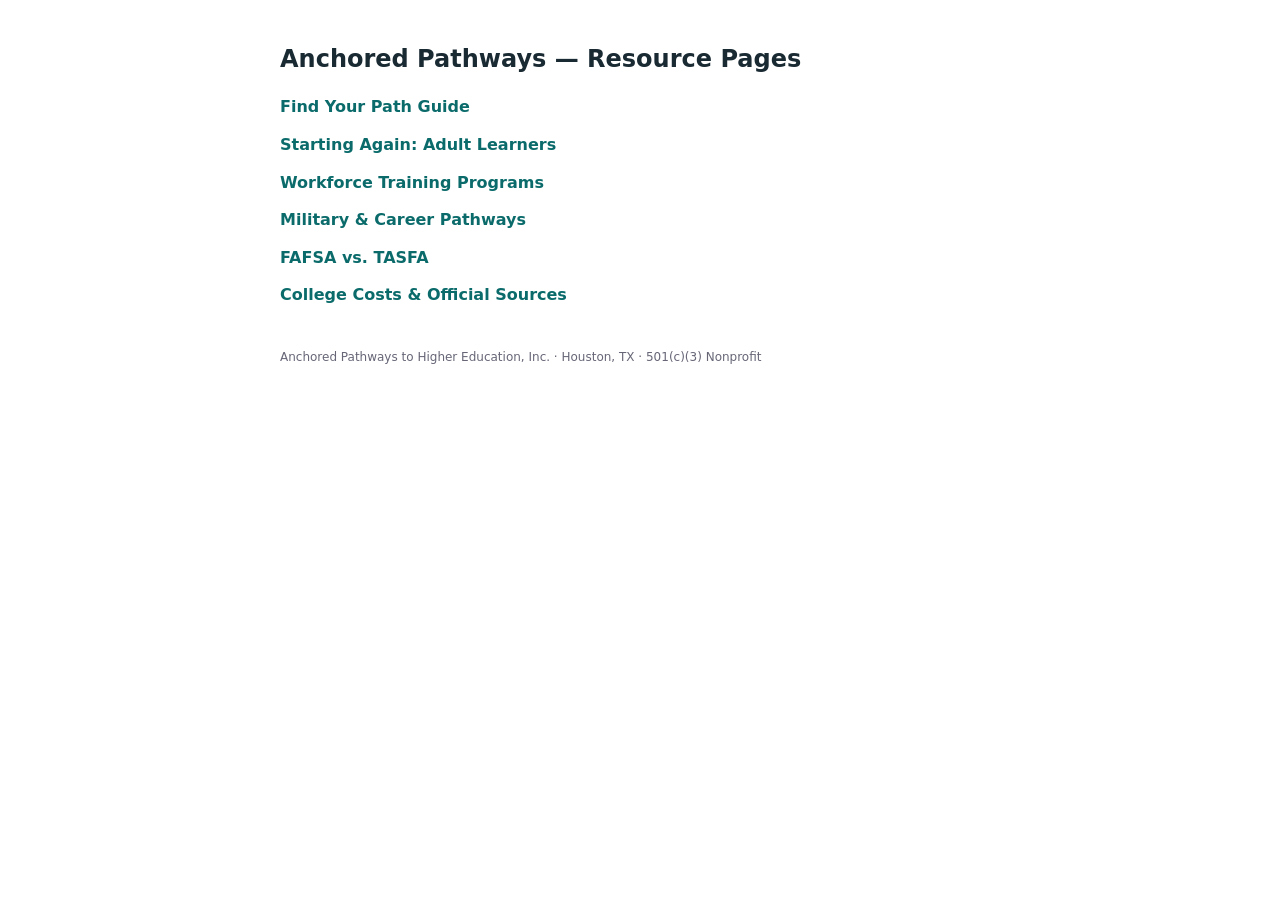
<file: index.html>
<!DOCTYPE html>
<html lang="en">
<head>
<meta charset="UTF-8">
<meta name="viewport" content="width=device-width, initial-scale=1.0">
<title>Anchored Pathways — Resource Pages</title>
<style>
  body{font-family:'Inter',system-ui,sans-serif;max-width:720px;margin:40px auto;padding:0 20px;color:#1a2a33;line-height:1.6;}
  h1{font-size:24px;}
  ul{list-style:none;padding:0;}
  li{margin:12px 0;}
  a{color:#0b6b6b;text-decoration:none;font-weight:600;}
  a:hover{text-decoration:underline;}
  .foot{margin-top:40px;font-size:12px;color:#667;}
</style>
</head>
<body>
<h1>Anchored Pathways — Resource Pages</h1>
<ul>
  <li><a href="find-your-path-guide.html">Find Your Path Guide</a></li>
  <li><a href="starting-again-adult-learners.html">Starting Again: Adult Learners</a></li>
  <li><a href="workforce-training-programs.html">Workforce Training Programs</a></li>
  <li><a href="military-career-pathways.html">Military &amp; Career Pathways</a></li>
  <li><a href="fafsa-vs-tasfa.html">FAFSA vs. TASFA</a></li>
  <li><a href="college-costs/">College Costs &amp; Official Sources</a></li>
</ul>
<p class="foot">Anchored Pathways to Higher Education, Inc. · Houston, TX · 501(c)(3) Nonprofit</p>
</body>
</html>
</file>
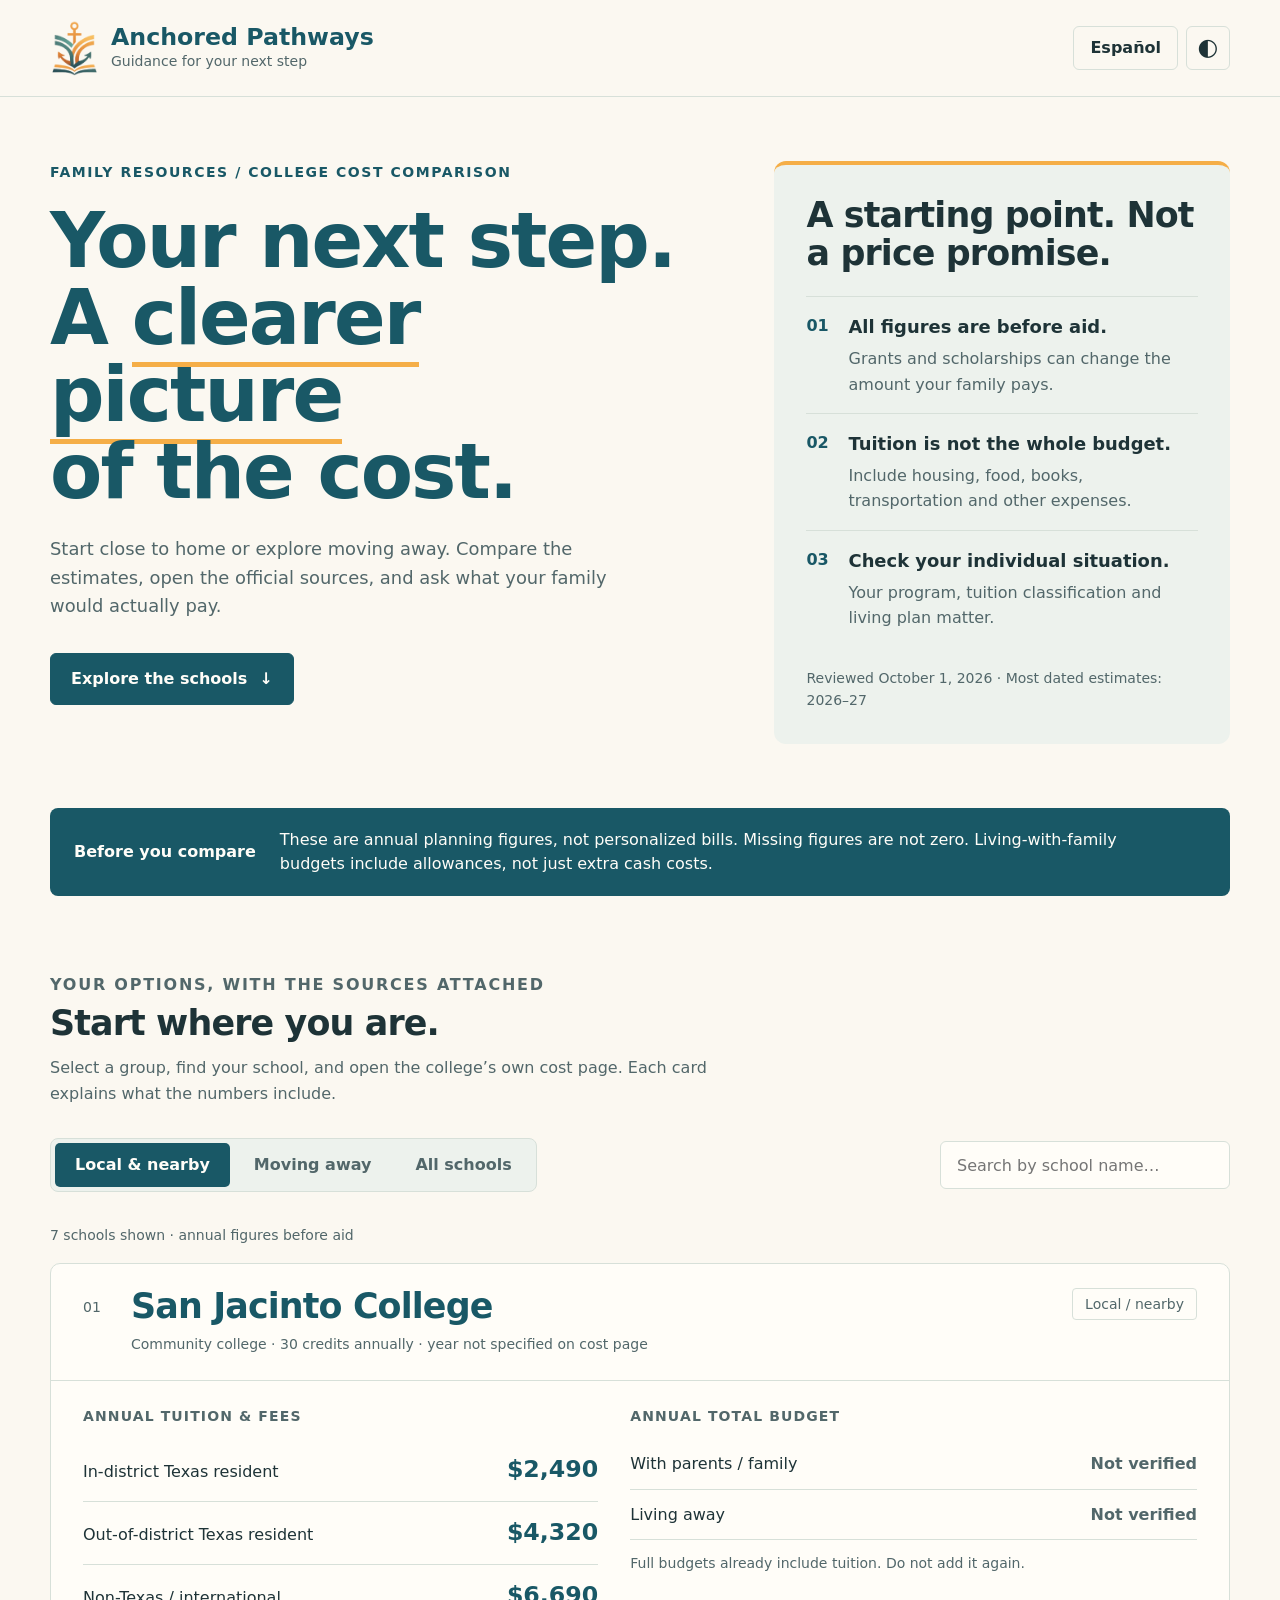
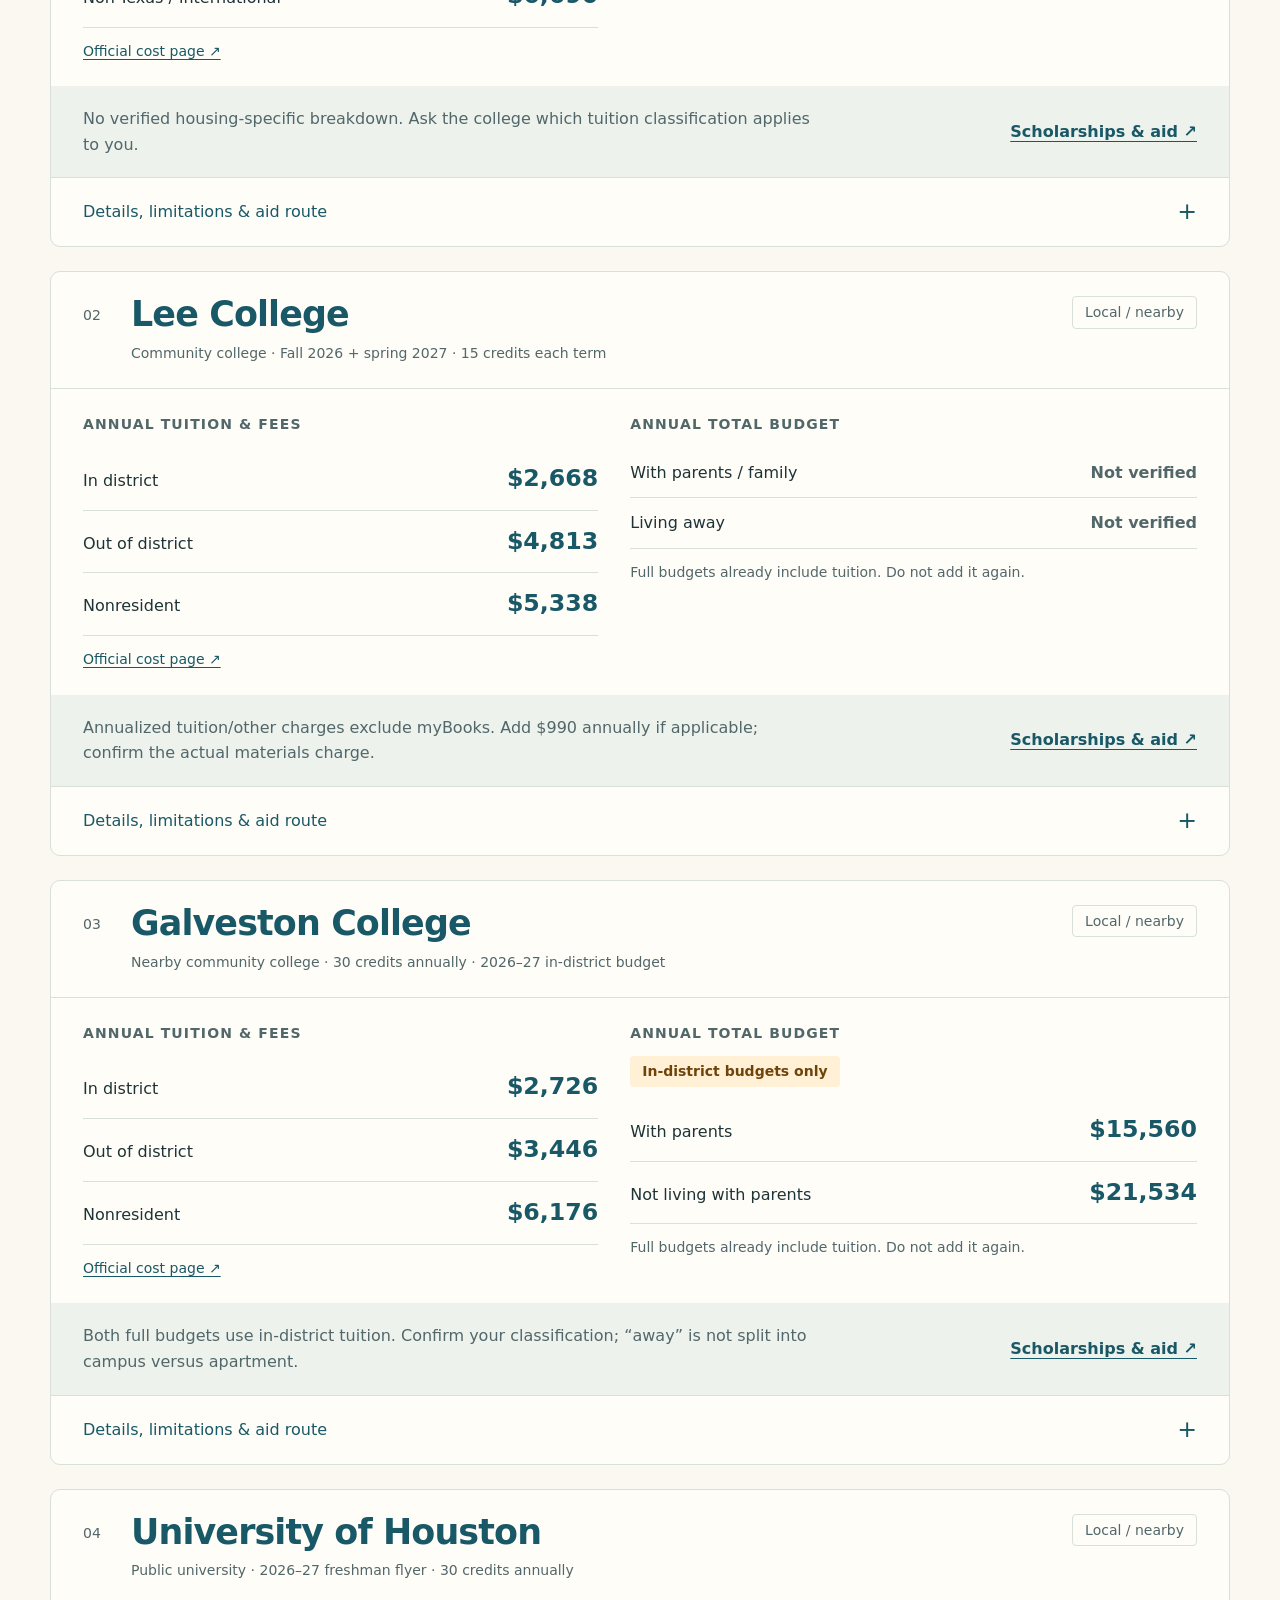
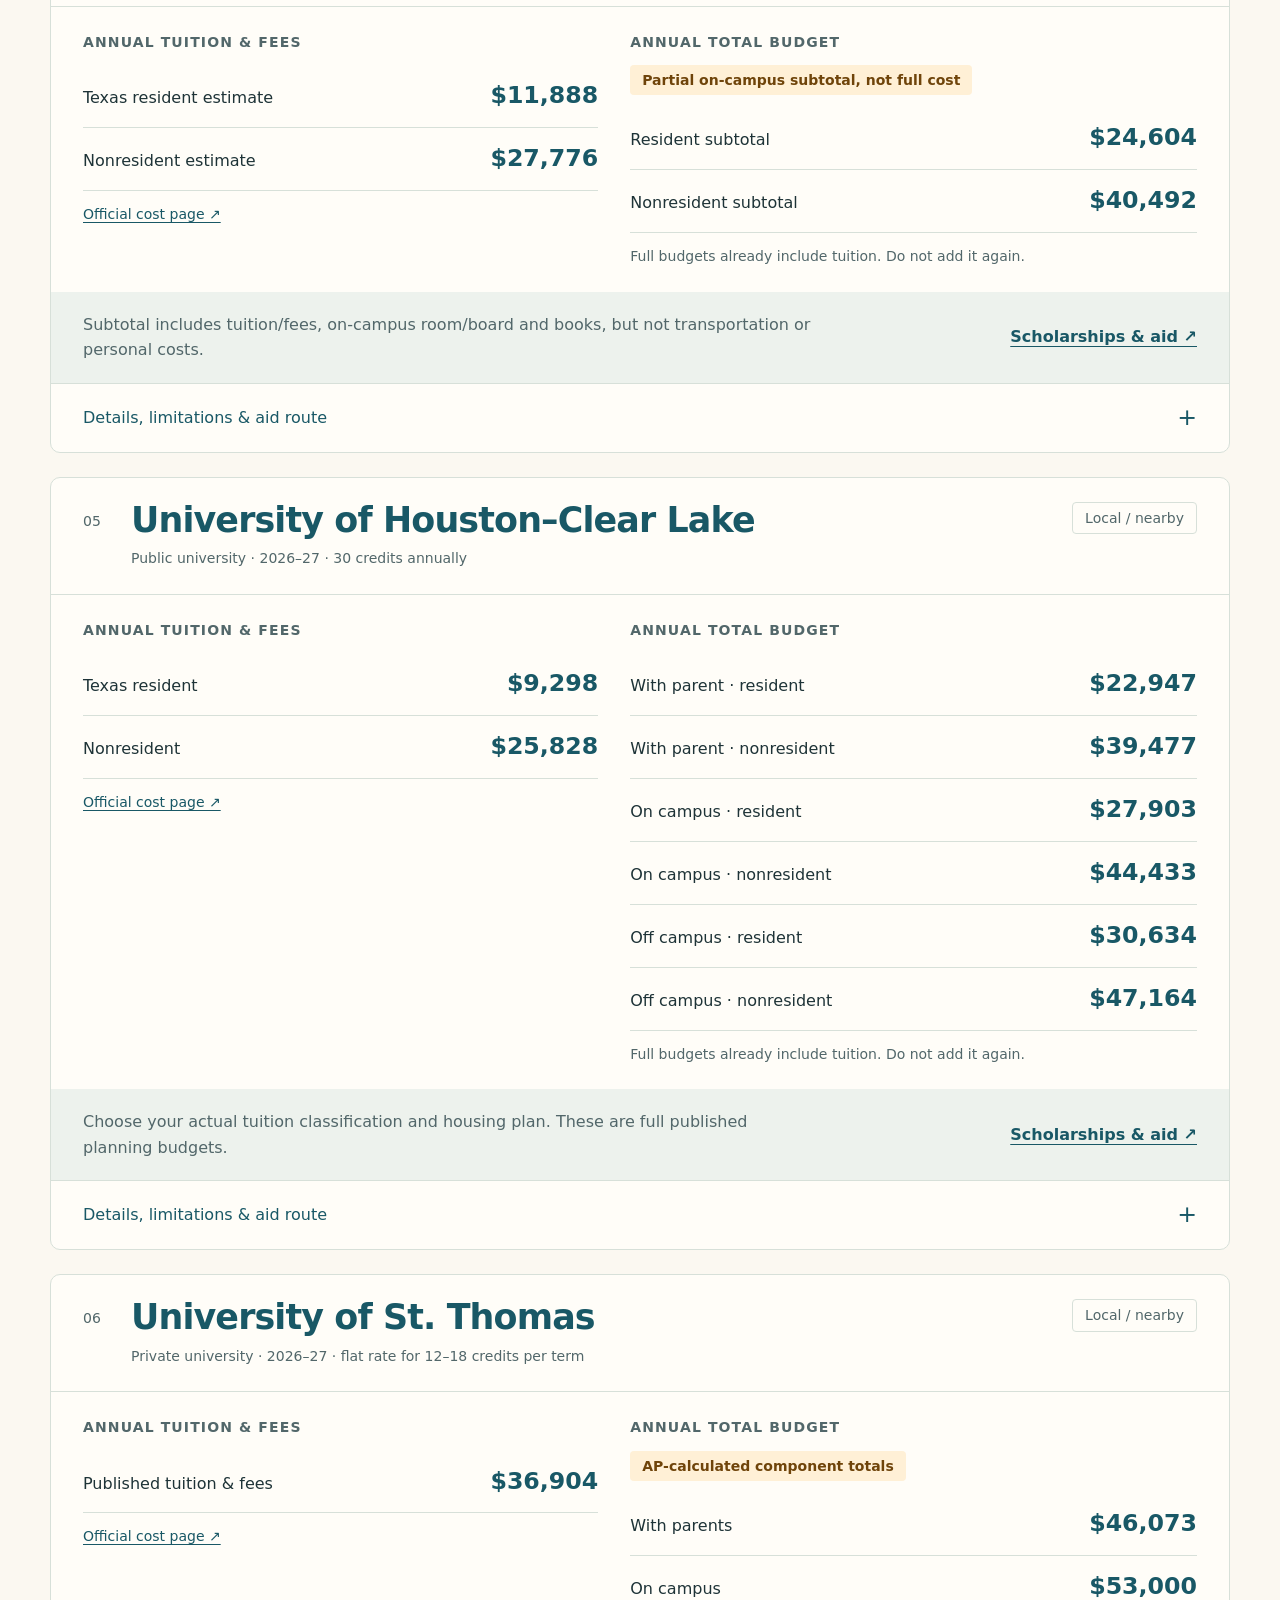
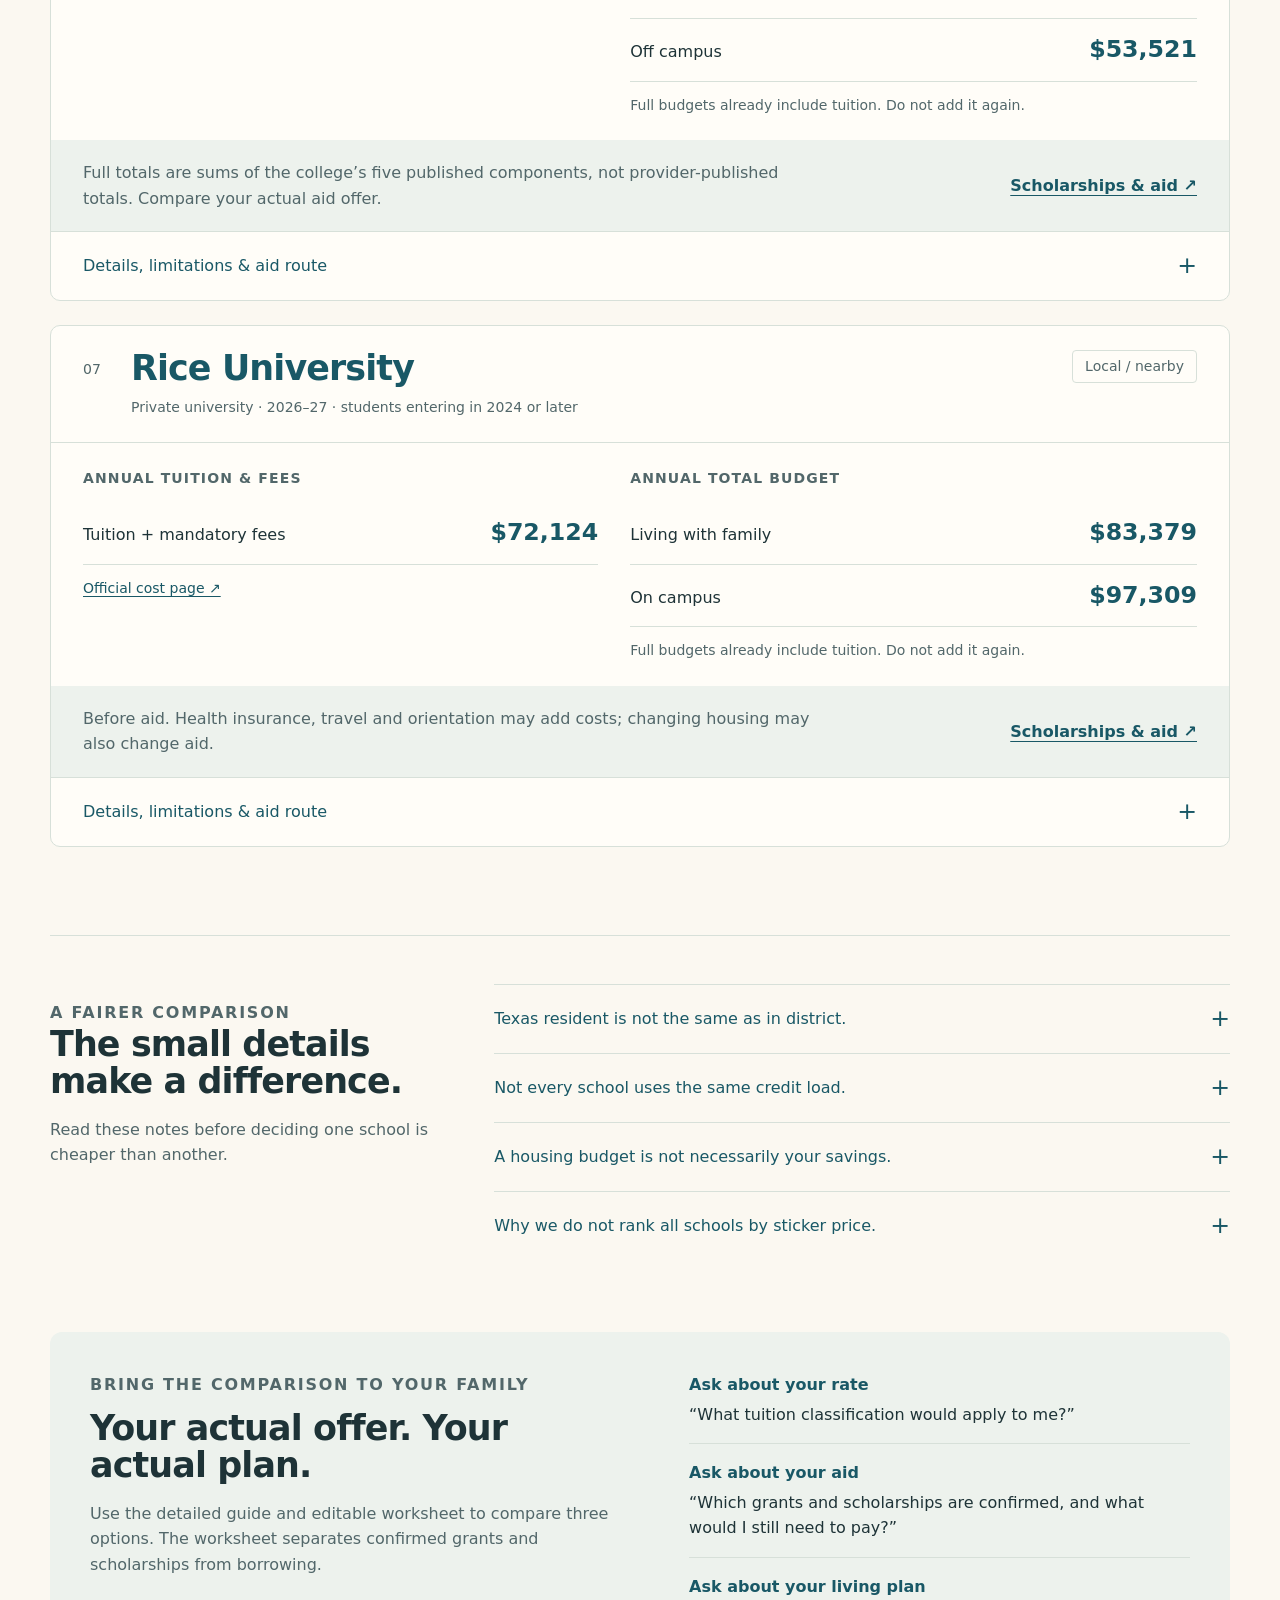
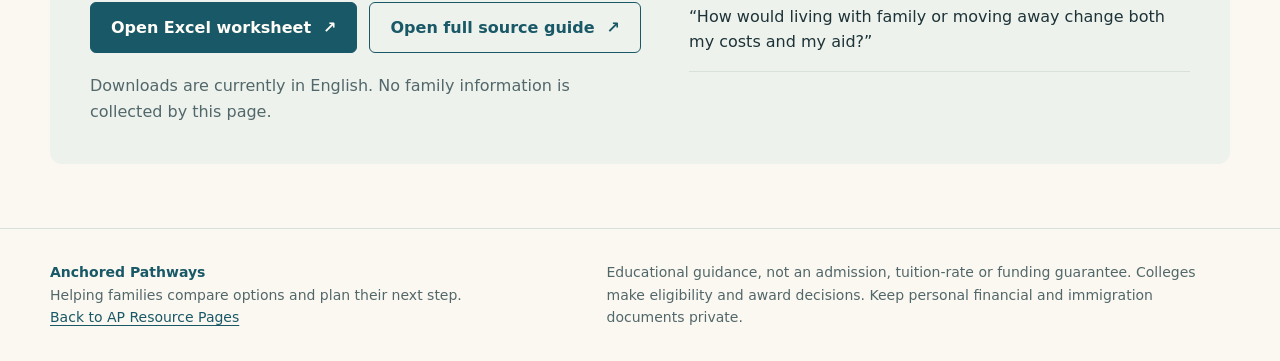
<file: college-costs/index.html>
<!doctype html>
<html lang="en">
<head>
  <meta charset="utf-8">
  <meta name="viewport" content="width=device-width,initial-scale=1">
  <meta name="description" content="An Anchored Pathways family resource: compare local and moving-away college costs, check official sources, and plan your next step.">
  <meta name="theme-color" content="#195866">
  <title>College Costs & Official Sources | Anchored Pathways</title>
  <link rel="icon" href="./assets/ap-mark.png" type="image/png">
  <link rel="preconnect" href="https://api.fontshare.com">
  <link href="https://api.fontshare.com/v2/css?f[]=general-sans@400,500,600,700&f[]=cabinet-grotesk@500,700,800&display=swap" rel="stylesheet">
  <link rel="stylesheet" href="./base.css">
  <style>
    :root{
      --bg:#fbf8f1;--paper:#fffdf8;--ink:#1e3337;--muted:#52676a;--teal:#195866;
      --gold:#f5ae47;--soft:#edf2ed;--line:#d7e0d9;--warning:#fff0d6;--warn-ink:#6f440a;
      --font-body:"General Sans",system-ui,sans-serif;--font-display:"Cabinet Grotesk",system-ui,sans-serif;
      --text-xs:clamp(.8rem,.78rem + .12vw,.875rem);
      --text-sm:clamp(.9rem,.85rem + .2vw,1rem);
      --text-base:clamp(1rem,.96rem + .2vw,1.125rem);
      --text-lg:clamp(1.2rem,1.08rem + .5vw,1.5rem);
      --text-xl:clamp(1.65rem,1.3rem + 1.1vw,2.3rem);
      --text-hero:clamp(2.8rem,1.8rem + 3.7vw,5.5rem);
      --space-1:.25rem;--space-2:.5rem;--space-3:.75rem;--space-4:1rem;--space-5:1.25rem;
      --space-6:1.5rem;--space-8:2rem;--space-10:2.5rem;--space-12:3rem;--space-16:4rem;--space-20:5rem;
    }
    [data-theme="dark"]{--bg:#132b30;--paper:#18353c;--ink:#f8f4e9;--muted:#bfcecb;--teal:#a8dad5;--soft:#234249;--line:#3c565a;--warning:#3e3525;--warn-ink:#ffd899}
    body{font-family:var(--font-body);font-size:var(--text-base);line-height:1.6;background:var(--bg);color:var(--ink)}
    h1,h2,h3,p{margin:0}h1,h2,h3{line-height:1.08;font-family:var(--font-display);letter-spacing:-.025em}
    a{color:var(--teal);text-underline-offset:.23em}
    .wrap{width:min(1180px,calc(100% - 96px));margin-inline:auto}
    .skip{position:absolute;left:var(--space-4);top:-100px;background:var(--paper);padding:var(--space-3);z-index:10}.skip:focus{top:var(--space-3)}
    header{border-bottom:1px solid var(--line)}
    .header-row{display:flex;align-items:center;justify-content:space-between;padding-block:var(--space-5);gap:var(--space-4)}
    .brand{display:flex;align-items:center;gap:var(--space-3);text-decoration:none}
    .brand img{width:49px;height:56px;object-fit:contain}
    .brand strong{font-family:var(--font-display);font-size:var(--text-lg);line-height:1.15;display:block}
    .brand small{display:block;font-size:var(--text-xs);color:var(--muted);line-height:1.5}
    .header-tools{display:flex;gap:var(--space-2);align-items:center}
    .plain-button{min-height:44px;border:1px solid var(--line);border-radius:6px;background:transparent;color:var(--ink);padding:var(--space-2) var(--space-4);font-size:var(--text-sm);font-weight:600}
    .theme-button{width:44px;padding:0;font-size:var(--text-lg)}
    .plain-button:hover{background:var(--soft)}
    .eyebrow{font-size:var(--text-xs);font-weight:600;text-transform:uppercase;letter-spacing:.11em;color:var(--teal)}
    .hero{display:grid;grid-template-columns:1.45fr 1fr;gap:var(--space-16);padding-block:var(--space-16)}
    .hero h1{font-size:var(--text-hero);color:var(--teal);margin-top:var(--space-5);max-width:12ch;line-height:1.01}
    .hero h1 span{border-bottom:5px solid var(--gold)}
    .hero .intro{max-width:49ch;color:var(--muted);margin-top:var(--space-6);font-size:var(--text-base)}
    .button{display:inline-flex;align-items:center;justify-content:center;gap:var(--space-3);min-height:48px;padding:var(--space-3) var(--space-5);border-radius:6px;font-size:var(--text-sm);font-weight:600;text-decoration:none;border:1px solid var(--teal);background:var(--teal);color:var(--paper);transition:background .18s,color .18s}
    .button:hover{background:var(--ink);border-color:var(--ink);color:var(--paper)}
    .button.secondary{background:transparent;color:var(--teal)}
    .button.secondary:hover{background:var(--soft)}
    .hero .button{margin-top:var(--space-8)}
    .guide-box{align-self:center;background:var(--soft);padding:var(--space-8);border-radius:12px;border-top:4px solid var(--gold)}
    .guide-box h2{font-size:var(--text-xl);margin-bottom:var(--space-6)}
    .read-step{display:grid;grid-template-columns:30px 1fr;gap:var(--space-3);padding-block:var(--space-4);border-top:1px solid var(--line)}
    .read-step .n{font-size:var(--text-sm);font-weight:700;color:var(--teal)}
    .read-step strong{display:block;font-weight:600;font-size:var(--text-base)}
    .read-step p{font-size:var(--text-sm);color:var(--muted);margin-top:var(--space-1)}
    .review-date{margin-top:var(--space-5);font-size:var(--text-xs);color:var(--muted)}
    .stateline{background:var(--teal);color:var(--paper);border-radius:8px;padding:var(--space-5) var(--space-6);display:flex;gap:var(--space-6);align-items:center;font-size:var(--text-sm)}
    .stateline b{font-weight:600;white-space:nowrap}
    .stateline p{max-width:85ch;line-height:1.5}
    .explore{padding-block:var(--space-16)}
    .section-head{display:flex;align-items:end;justify-content:space-between;gap:var(--space-6);margin-bottom:var(--space-8)}
    .section-head h2{font-size:var(--text-xl);margin-top:var(--space-2)}
    .section-head p{color:var(--muted);font-size:var(--text-sm);margin-top:var(--space-3);max-width:70ch}
    .controls{display:flex;align-items:center;justify-content:space-between;gap:var(--space-4);margin-bottom:var(--space-8);flex-wrap:wrap}
    .filters{display:flex;padding:var(--space-1);gap:var(--space-1);background:var(--soft);border:1px solid var(--line);border-radius:8px}
    .filter{font-size:var(--text-sm);border:0;background:transparent;color:var(--muted);min-height:44px;border-radius:5px;padding:var(--space-2) var(--space-5);font-weight:600}
    .filter[aria-pressed="true"]{background:var(--teal);color:var(--paper)}
    .search-wrap{display:flex;align-items:center;gap:var(--space-3);flex:0 1 290px}
    .search-wrap input{width:100%;height:48px;padding:var(--space-3) var(--space-4);border:1px solid var(--line);background:var(--paper);color:var(--ink);border-radius:6px;font-size:var(--text-sm)}
    .sr-only{position:absolute;width:1px;height:1px;padding:0;margin:-1px;overflow:hidden;clip:rect(0,0,0,0);white-space:nowrap;border:0}
    .count{font-size:var(--text-xs);color:var(--muted);margin-bottom:var(--space-4)}
    .school{border:1px solid var(--line);border-radius:10px;background:var(--paper);margin-bottom:var(--space-6);overflow:hidden;scroll-margin-top:var(--space-6)}
    .school-title{display:flex;align-items:start;justify-content:space-between;gap:var(--space-4);padding:var(--space-6) var(--space-8);border-bottom:1px solid var(--line)}
    .school-title .number{font-size:var(--text-xs);color:var(--muted);min-width:var(--space-8);padding-top:var(--space-2)}
    .school-title .name-wrap{flex:1}
    .school-title h3{font-size:var(--text-xl);color:var(--teal)}
    .school-meta{color:var(--muted);font-size:var(--text-xs);margin-top:var(--space-2)}
    .category{font-size:var(--text-xs);border:1px solid var(--line);border-radius:4px;padding:var(--space-1) var(--space-3);color:var(--muted);white-space:nowrap}
    .school-body{display:grid;grid-template-columns:1fr 1.1fr;gap:var(--space-8);padding:var(--space-6) var(--space-8)}
    .cost-group h4{font-family:var(--font-body);font-weight:600;font-size:var(--text-xs);letter-spacing:.08em;text-transform:uppercase;margin:0 0 var(--space-3);color:var(--muted)}
    .cost-row{display:grid;grid-template-columns:1fr auto;gap:var(--space-4);padding:var(--space-3) 0;border-bottom:1px solid var(--line);font-size:var(--text-sm);align-items:baseline}
    .cost-row:last-child{border-bottom:0}
    .cost-row .amount{font-variant-numeric:tabular-nums;font-size:var(--text-lg);font-weight:600;color:var(--teal);white-space:nowrap}
    .cost-row .unknown{font-size:var(--text-sm);white-space:normal;color:var(--muted);max-width:22ch;text-align:right}
    .cost-group .micro{font-size:var(--text-xs);color:var(--muted);margin-top:var(--space-3)}
    .budget-label{display:inline-block;font-size:var(--text-xs);font-weight:600;color:var(--warn-ink);background:var(--warning);padding:var(--space-1) var(--space-3);border-radius:4px;margin-bottom:var(--space-3)}
    .school-foot{padding:var(--space-5) var(--space-8);background:var(--soft);display:grid;grid-template-columns:1fr auto;gap:var(--space-6);align-items:center}
    .school-foot p{color:var(--muted);font-size:var(--text-sm);max-width:72ch}
    .source-links{display:flex;gap:var(--space-3);flex-wrap:wrap}
    .source-link{min-height:44px;display:inline-flex;align-items:center;gap:var(--space-2);font-size:var(--text-sm);font-weight:600}
    details{border-top:1px solid var(--line);padding:var(--space-3) var(--space-8);font-size:var(--text-sm)}
    summary{cursor:pointer;font-weight:500;min-height:44px;display:flex;align-items:center;justify-content:space-between;gap:var(--space-4);color:var(--teal);list-style:none}
    summary::-webkit-details-marker{display:none}summary::after{content:"+";font-size:var(--text-lg)}details[open] summary::after{content:"−"}
    .detail-text{color:var(--muted);padding-block:var(--space-3) var(--space-5);max-width:85ch}
    .detail-text a{display:inline-block;margin-top:var(--space-3)}
    .no-results{padding:var(--space-10);border:1px dashed var(--line);text-align:center;border-radius:8px}.no-results h3{font-size:var(--text-lg)}.no-results p{margin-block:var(--space-4);color:var(--muted)}
    .method{border-top:1px solid var(--line);display:grid;grid-template-columns:.7fr 1.3fr;gap:var(--space-12);padding-block:var(--space-12)}
    .method h2{font-size:var(--text-xl)}.method p{margin-top:var(--space-4);color:var(--muted);font-size:var(--text-sm)}
    .method details{padding-inline:0}
    .takehome{background:var(--soft);border-radius:12px;padding:var(--space-10);display:grid;grid-template-columns:1.1fr 1fr;gap:var(--space-12);margin-block:var(--space-6) var(--space-16)}
    .takehome h2{font-size:var(--text-xl);max-width:18ch;margin-block:var(--space-3) var(--space-4)}
    .takehome p{font-size:var(--text-sm);color:var(--muted);max-width:55ch}
    .takehome .source-links{margin-top:var(--space-6)}
    .questions{list-style:none;margin:0;padding:0;font-size:var(--text-sm)}
    .questions li{padding-block:var(--space-4);border-bottom:1px solid var(--line)}.questions li:first-child{padding-top:0}
    .questions strong{display:block;color:var(--teal);margin-bottom:var(--space-1)}
    footer{padding-block:var(--space-8);border-top:1px solid var(--line);font-size:var(--text-xs);color:var(--muted)}
    .footer-row{display:flex;justify-content:space-between;gap:var(--space-8)}.footer-row p{max-width:70ch}
    footer strong{color:var(--teal)}
    @media(max-width:1000px){
      .wrap{width:calc(100% - 48px)}.hero{gap:var(--space-8)}
      .school-foot{grid-template-columns:1fr}.takehome{gap:var(--space-8)}
    }
    @media(max-width:700px){
      .wrap{width:calc(100% - 32px)}.header-row{padding-block:var(--space-4)}
      .brand img{width:36px;height:42px}.brand strong{font-size:var(--text-base)}.brand small{font-size:var(--text-xs)}
      .plain-button{padding-inline:var(--space-3)}.hero{grid-template-columns:1fr;padding-block:var(--space-10);gap:var(--space-8)}
      .hero h1{max-width:14ch}.guide-box{padding:var(--space-6)}
      .stateline{align-items:start;flex-direction:column;gap:var(--space-2);padding:var(--space-5)}
      .explore{padding-block:var(--space-10)}.controls{align-items:stretch}.filters{width:100%}.filter{flex:1;padding-inline:var(--space-3)}
      .search-wrap{flex-basis:100%}.school-title{padding:var(--space-5);gap:var(--space-2)}.school-title .number{min-width:24px}
      .category{display:none}.school-body{grid-template-columns:1fr;gap:var(--space-5);padding:var(--space-5)}
      .school-foot{padding:var(--space-5);gap:var(--space-3)}details{padding-inline:var(--space-5)}
      .cost-row .amount{font-size:var(--text-base)}.cost-row{gap:var(--space-3)}
      .method,.takehome{grid-template-columns:1fr;gap:var(--space-6)}.takehome{padding:var(--space-6);margin-bottom:var(--space-10)}
      .footer-row{flex-direction:column;gap:var(--space-4)}
    }
    @media print{
      :root{--bg:#fff;--paper:#fff;--ink:#111;--muted:#333;--teal:#195866;--soft:#f4f4f4;--line:#ddd}
      .wrap{width:100%}.header-tools,.hero,.stateline,.controls,.takehome,.method,footer,.count{display:none}
      header{border:0}.explore{padding:0}.school{break-inside:avoid;margin-bottom:12px}.school-body{grid-template-columns:1fr 1fr}
      .school[hidden]{display:block!important}details{display:block}.detail-text{display:block}.source-link::after{content:" (" attr(href) ")";font-size:9pt;overflow-wrap:anywhere}
    }
  </style>
</head>
<body>
<a class="skip" href="#schools" data-i18n="skip">Skip to schools</a>
<header><div class="wrap header-row">
  <a class="brand" href="../" aria-label="Anchored Pathways resource home"><img src="./assets/ap-mark.png" alt="Anchored Pathways anchor and open-book mark" width="49" height="56"><span><strong>Anchored Pathways</strong><small data-i18n="brandSub">Guidance for your next step</small></span></a>
  <div class="header-tools"><button id="language" class="plain-button" type="button" lang="es" aria-label="View this resource in Spanish">Español</button><button id="theme" class="plain-button theme-button" type="button" aria-label="Switch color theme">◐</button></div>
</div></header>
<main id="top">
  <section class="wrap hero" aria-labelledby="page-title">
    <div><p class="eyebrow" data-i18n="eyebrow">Family resources / College cost comparison</p>
      <h1 id="page-title" data-i18n-html="heroTitle">Your next step.<br>A <span>clearer picture</span><br>of the cost.</h1>
      <p class="intro" data-i18n="intro">Start close to home or explore moving away. Compare the estimates, open the official sources, and ask what your family would actually pay.</p>
      <a class="button" href="#schools"><span data-i18n="exploreButton">Explore the schools</span><span aria-hidden="true">↓</span></a>
    </div>
    <aside class="guide-box" aria-label="How to read this resource">
      <h2 data-i18n="guideTitle">A starting point.<br>Not a price promise.</h2>
      <div class="read-step"><span class="n">01</span><div><strong data-i18n="step1Title">All figures are before aid.</strong><p data-i18n="step1">Grants and scholarships can change the amount your family pays.</p></div></div>
      <div class="read-step"><span class="n">02</span><div><strong data-i18n="step2Title">Tuition is not the whole budget.</strong><p data-i18n="step2">Include housing, food, books, transportation and other expenses.</p></div></div>
      <div class="read-step"><span class="n">03</span><div><strong data-i18n="step3Title">Check your individual situation.</strong><p data-i18n="step3">Your program, tuition classification and living plan matter.</p></div></div>
      <p class="review-date" data-i18n="reviewDate">Reviewed October 1, 2026 · Most dated estimates: 2026–27</p>
    </aside>
  </section>
  <aside class="wrap stateline"><b data-i18n="importantLabel">Before you compare</b><p data-i18n="important">These are annual planning figures, not personalized bills. Missing figures are not zero. Living-with-family budgets include allowances, not just extra cash costs.</p></aside>
  <section class="wrap explore" id="schools" aria-labelledby="schools-title">
    <div class="section-head"><div><p class="eyebrow" data-i18n="schoolEyebrow">Your options, with the sources attached</p><h2 id="schools-title" data-i18n="schoolsTitle">Start where you are.</h2><p data-i18n="schoolsIntro">Select a group, find your school, and open the college’s own cost page. Each card explains what the numbers include.</p></div></div>
    <div class="controls">
      <div class="filters" role="group" aria-label="School location filter"><button class="filter" data-filter="local" aria-pressed="true" data-i18n="localTab">Local & nearby</button><button class="filter" data-filter="away" aria-pressed="false" data-i18n="awayTab">Moving away</button><button class="filter" data-filter="all" aria-pressed="false" data-i18n="allTab">All schools</button></div>
      <div class="search-wrap"><label class="sr-only" for="search" data-i18n="searchLabel">Search schools</label><input id="search" type="search" placeholder="Search by school name…" autocomplete="off" data-i18n-placeholder="searchPlaceholder"></div>
    </div>
    <p class="count" id="count" role="status" aria-live="polite"></p>
    <div id="school-list"></div>
    <div id="empty" class="no-results" hidden><h3 data-i18n="emptyTitle">No matching schools.</h3><p data-i18n="emptyText">Try a shorter name or view all schools.</p><button id="reset" class="plain-button" type="button" data-i18n="reset">Clear search & view all</button></div>
    <noscript><p>This resource uses JavaScript to display the school cards. <a href="./downloads/AP_College_Cost_Comparison.md" target="_blank" rel="noopener noreferrer">Open the full comparison guide and official sources instead.</a></p></noscript>
  </section>
  <section class="wrap method" aria-labelledby="method-title"><div><p class="eyebrow" data-i18n="contextEyebrow">A fairer comparison</p><h2 id="method-title" data-i18n="methodTitle">The small details<br>make a difference.</h2><p data-i18n="methodIntro">Read these notes before deciding one school is cheaper than another.</p></div>
    <div>
      <details><summary data-i18n="method1Title">Texas resident is not the same as in district.</summary><p class="detail-text" data-i18n="method1">A Harris County address does not automatically qualify you for a college’s lowest tuition rate. Ask the college to confirm your taxing-district status, tuition classification and any approved waiver. FAFSA/TASFA and tuition residency are separate checks.</p></details>
      <details><summary data-i18n="method2Title">Not every school uses the same credit load.</summary><p class="detail-text" data-i18n="method2">Several local estimates use 30 credits annually. UT Austin and SFA use 12 credits per term; UST publishes a full-time range. A&M’s cited general estimate does not specify a credit load. Ask how your planned courses affect annual cost and time to completion.</p></details>
      <details><summary data-i18n="method3Title">A housing budget is not necessarily your savings.</summary><p class="detail-text" data-i18n="method3">Living at home still has costs, and changing your housing plan can change aid. If your family remains in Harris County, a “with parents” budget at Austin or Nacogdoches only applies if you actually have family housing near that campus.</p></details>
      <details><summary data-i18n="method4Title">Why we do not rank all schools by sticker price.</summary><p class="detail-text" data-i18n="method4">The figures differ in course load, housing assumptions and completeness. UH’s admissions flyer is a partial subtotal; A&M and San Jac publish general estimates without the housing split used here. Compare actual offers after confirmed grants and scholarships, not loans.</p></details>
    </div>
  </section>
  <section class="wrap takehome" aria-labelledby="takehome-title">
    <div><p class="eyebrow" data-i18n="takehomeEyebrow">Bring the comparison to your family</p><h2 id="takehome-title" data-i18n="takehomeTitle">Your actual offer.<br>Your actual plan.</h2><p data-i18n="takehomeText">Use the detailed guide and editable worksheet to compare three options. The worksheet separates confirmed grants and scholarships from borrowing.</p><div class="source-links"><a class="button" href="./downloads/AP_College_Cost_Comparison.xlsx" target="_blank" rel="noopener noreferrer"><span data-i18n="worksheet">Open Excel worksheet</span> ↗</a><a class="button secondary" href="./downloads/AP_College_Cost_Comparison.md" target="_blank" rel="noopener noreferrer"><span data-i18n="fullGuide">Open full source guide</span> ↗</a></div><p class="review-date" data-i18n="downloadNote">Downloads are currently in English. No family information is collected by this page.</p></div>
    <ul class="questions">
      <li><strong data-i18n="q1Title">Ask about your rate</strong><span data-i18n="q1">“What tuition classification would apply to me?”</span></li>
      <li><strong data-i18n="q2Title">Ask about your aid</strong><span data-i18n="q2">“Which grants and scholarships are confirmed, and what would I still need to pay?”</span></li>
      <li><strong data-i18n="q3Title">Ask about your living plan</strong><span data-i18n="q3">“How would living with family or moving away change both my costs and my aid?”</span></li>
    </ul>
  </section>
</main>
<footer><div class="wrap footer-row"><div><strong>Anchored Pathways</strong><p data-i18n="footerTag">Helping families compare options and plan their next step.</p><a href="../" data-i18n="resourceHome">Back to AP Resource Pages</a></div><p data-i18n="disclaimer">Educational guidance, not an admission, tuition-rate or funding guarantee. Colleges make eligibility and award decisions. Keep personal financial and immigration documents private.</p></div></footer>
<script>
// Cost snapshot reviewed October 1, 2026. Update school data and review dates together.
// This page makes no API calls and stores no personal information.
const dictionary = {
 en:{
 skip:"Skip to schools",brandSub:"Guidance for your next step",eyebrow:"Family resources / College cost comparison",resourceHome:"Back to AP Resource Pages",
 heroTitle:"Your next step.<br>A <span>clearer picture</span><br>of the cost.",
 intro:"Start close to home or explore moving away. Compare the estimates, open the official sources, and ask what your family would actually pay.",
 exploreButton:"Explore the schools",guideTitle:"A starting point.\nNot a price promise.",
 step1Title:"All figures are before aid.",step1:"Grants and scholarships can change the amount your family pays.",
 step2Title:"Tuition is not the whole budget.",step2:"Include housing, food, books, transportation and other expenses.",
 step3Title:"Check your individual situation.",step3:"Your program, tuition classification and living plan matter.",
 reviewDate:"Reviewed October 1, 2026 · Most dated estimates: 2026–27",
 importantLabel:"Before you compare",important:"These are annual planning figures, not personalized bills. Missing figures are not zero. Living-with-family budgets include allowances, not just extra cash costs.",
 schoolEyebrow:"Your options, with the sources attached",schoolsTitle:"Start where you are.",schoolsIntro:"Select a group, find your school, and open the college’s own cost page. Each card explains what the numbers include.",
 localTab:"Local & nearby",awayTab:"Moving away",allTab:"All schools",searchLabel:"Search schools",searchPlaceholder:"Search by school name…",
 emptyTitle:"No matching schools.",emptyText:"Try a shorter name or view all schools.",reset:"Clear search & view all",
 contextEyebrow:"A fairer comparison",methodTitle:"The small details\nmake a difference.",methodIntro:"Read these notes before deciding one school is cheaper than another.",
 method1Title:"Texas resident is not the same as in district.",method1:"A Harris County address does not automatically qualify you for a college’s lowest tuition rate. Ask the college to confirm your taxing-district status, tuition classification and any approved waiver. FAFSA/TASFA and tuition residency are separate checks.",
 method2Title:"Not every school uses the same credit load.",method2:"Several local estimates use 30 credits annually. UT Austin and SFA use 12 credits per term; UST publishes a full-time range. A&M’s cited general estimate does not specify a credit load. Ask how your planned courses affect annual cost and time to completion.",
 method3Title:"A housing budget is not necessarily your savings.",method3:"Living at home still has costs, and changing your housing plan can change aid. If your family remains in Harris County, a “with parents” budget at Austin or Nacogdoches only applies if you actually have family housing near that campus.",
 method4Title:"Why we do not rank all schools by sticker price.",method4:"The figures differ in course load, housing assumptions and completeness. UH’s admissions flyer is a partial subtotal; A&M and San Jac publish general estimates without the housing split used here. Compare actual offers after confirmed grants and scholarships, not loans.",
 takehomeEyebrow:"Bring the comparison to your family",takehomeTitle:"Your actual offer.\nYour actual plan.",takehomeText:"Use the detailed guide and editable worksheet to compare three options. The worksheet separates confirmed grants and scholarships from borrowing.",
 worksheet:"Open Excel worksheet",fullGuide:"Open full source guide",downloadNote:"Downloads are currently in English. No family information is collected by this page.",
 q1Title:"Ask about your rate",q1:"“What tuition classification would apply to me?”",q2Title:"Ask about your aid",q2:"“Which grants and scholarships are confirmed, and what would I still need to pay?”",q3Title:"Ask about your living plan",q3:"“How would living with family or moving away change both my costs and my aid?”",
 footerTag:"Helping families compare options and plan their next step.",disclaimer:"Educational guidance, not an admission, tuition-rate or funding guarantee. Colleges make eligibility and award decisions. Keep personal financial and immigration documents private.",
 tuition:"Annual tuition & fees",budget:"Annual total budget",official:"Official cost page",scholarships:"Scholarships & aid",details:"Details, limitations & aid route",notVerified:"Not verified",schoolCount:"schools shown",sourceNote:"Full budgets already include tuition. Do not add it again.",localCategory:"Local / nearby",awayCategory:"Moving away"
 },
 es:{
 skip:"Ir a las instituciones",brandSub:"Orientación para tu próximo paso",eyebrow:"Recursos para familias / Comparación de costos",resourceHome:"Volver a los recursos de AP",
 heroTitle:"Tu próximo paso.<br>Una idea <span>más clara</span><br>del costo.",
 intro:"Explora opciones cercanas o fuera de tu comunidad. Compara estimaciones, revisa las páginas oficiales y pregunta cuánto pagaría realmente tu familia.",
 exploreButton:"Explora las instituciones",guideTitle:"Un punto de partida.\nNo una promesa de precio.",
 step1Title:"Los montos son antes de apoyos.",step1:"Las becas y los apoyos económicos pueden cambiar lo que paga tu familia.",
 step2Title:"La matrícula no es todo el costo.",step2:"Incluye vivienda, comida, libros, transporte y otros gastos.",
 step3Title:"Revisa tu situación particular.",step3:"Importan tu programa, clasificación de matrícula y plan de vivienda.",
 reviewDate:"Revisado el 1 de octubre de 2026 · La mayoría de las estimaciones: 2026–27",
 importantLabel:"Antes de comparar",important:"Son presupuestos anuales de referencia, no facturas personalizadas. Un dato faltante no significa cero. Los presupuestos con familia incluyen asignaciones estimadas, no solo gastos adicionales.",
 schoolEyebrow:"Tus opciones y sus fuentes oficiales",schoolsTitle:"Empieza donde estás.",schoolsIntro:"Selecciona un grupo, busca tu institución y abre su página oficial de costos. Cada ficha explica qué incluyen los montos.",
 localTab:"Cercanas",awayTab:"Fuera de tu comunidad",allTab:"Todas",searchLabel:"Buscar instituciones",searchPlaceholder:"Busca por nombre…",
 emptyTitle:"No hay coincidencias.",emptyText:"Prueba con un nombre más corto o consulta todas las instituciones.",reset:"Borrar búsqueda y ver todas",
 contextEyebrow:"Una comparación más justa",methodTitle:"Los detalles\nsí importan.",methodIntro:"Revisa estas notas antes de decidir que una institución cuesta menos.",
 method1Title:"Residencia de Texas no significa estar dentro del distrito.",method1:"Una dirección en Harris County no garantiza la tarifa de matrícula más baja. Pide a la institución que confirme tu distrito fiscal, clasificación de matrícula y cualquier exención aprobada. FAFSA/TASFA y residencia para matrícula son cuestiones distintas.",
 method2Title:"No todas usan la misma carga de materias.",method2:"Varias estimaciones locales usan 30 créditos al año. UT Austin y SFA usan 12 por semestre; UST publica un rango de tiempo completo. La estimación general citada de A&M no indica una carga de créditos. Pregunta cómo tu plan de materias afecta el costo y el tiempo para terminar.",
 method3Title:"Un presupuesto de vivienda no equivale a tus ahorros.",method3:"Vivir en casa también cuesta, y cambiar de vivienda puede modificar el apoyo económico. Si tu familia permanece en Harris County, un presupuesto “con padres” en Austin o Nacogdoches solo aplica si realmente puedes vivir con familia cerca del campus.",
 method4Title:"Por qué no ordenamos las opciones solo por precio.",method4:"Los montos usan distintas cargas académicas, supuestos de vivienda y categorías de gastos. El folleto de UH muestra un subtotal parcial; A&M y San Jac publican estimaciones generales sin el desglose de vivienda usado aquí. Compara ofertas reales después de becas y apoyos confirmados, no préstamos.",
 takehomeEyebrow:"Lleva la comparación a tu familia",takehomeTitle:"Tu oferta real.\nTu plan real.",takehomeText:"Usa la guía y la hoja editable para comparar tres opciones. La hoja separa las becas y los apoyos confirmados de los préstamos.",
 worksheet:"Abrir hoja de Excel",fullGuide:"Abrir guía con fuentes",downloadNote:"Los archivos están actualmente en inglés. Esta página no recopila información de las familias.",
 q1Title:"Pregunta por tu tarifa",q1:"“¿Qué clasificación de matrícula me correspondería?”",q2Title:"Pregunta por tus apoyos",q2:"“¿Qué becas y apoyos están confirmados y cuánto me faltaría pagar?”",q3Title:"Pregunta por tu vivienda",q3:"“¿Cómo cambiarían mis gastos y mi apoyo si vivo con familia o me mudo?”",
 footerTag:"Ayudamos a las familias a comparar opciones y planear su próximo paso.",disclaimer:"Orientación educativa, no una garantía de admisión, tarifa de matrícula ni apoyo económico. Las instituciones deciden la elegibilidad y los apoyos. Mantén privados tus documentos financieros y migratorios.",
 tuition:"Matrícula y cuotas anuales",budget:"Presupuesto anual total",official:"Página oficial de costos",scholarships:"Becas y apoyos",details:"Detalles, límites y opciones de apoyo",notVerified:"No verificado",schoolCount:"instituciones mostradas",sourceNote:"El presupuesto completo ya incluye matrícula. No la sumes otra vez.",localCategory:"Local / cercana",awayCategory:"Fuera de tu comunidad"
 }};
const source = {
 sj:"https://www.sanjac.edu/admissions/paying-for-college/tuition-costs/",
 lee:"https://www.lee.edu/businessoffice/tuition-other-charges/index.php",
 gc:"https://gc.edu/admissions/calculating-tuition-fees.php",
 uh:"https://www.uh.edu/undergraduate-admissions/resources/recruitment-onepager-freshman.pdf",
 uhcl:"https://www.uhcl.edu/costs-aid/tuition/",ust:"https://stthom.edu/tuition/",
 rice:"https://financialaid.rice.edu/cost-attendance",
 tamu:"https://catalog.tamu.edu/undergraduate/tuition-fees-financial-information/",
 ut:"https://onestop.utexas.edu/managing-costs/cost-tuition-rates/cost-of-attendance/",
 sfa:"https://www.sfasu.edu/finaid/coa"
};
// Row format: [English label, Spanish label, source-stated or AP-calculated amount].
const schools = [
 {id:"san-jac",name:"San Jacinto College",aliases:"san jac sjcd",group:"local",src:source.sj,aid:"https://www.sanjac.edu/admissions/paying-for-college/grants-scholarships/scholarships/",
 meta:["Community college · 30 credits annually · year not specified on cost page","Community college · 30 créditos al año · página sin año especificado"],
 tuition:[["In-district Texas resident","Residente de Texas dentro del distrito","$2,490"],["Out-of-district Texas resident","Residente de Texas fuera del distrito","$4,320"],["Non-Texas / international","No residente de Texas / internacional","$6,690"]],
 budget:[["With parents / family","Con padres / familia",null],["Living away","Fuera del hogar familiar",null]],
 note:["No verified housing-specific breakdown. Ask the college which tuition classification applies to you.","No se verificó un desglose por vivienda. Pregunta qué clasificación de matrícula te corresponde."],
 detail:["The cost page’s general annual budgets are $31,306 in district, $33,136 out of district and $35,506 non-Texas/international, with $22,916 for housing/food. They are not assigned a parent, campus or apartment category. Books/materials are separate from tuition. Foundation and Promise awards have distinct eligibility and coverage; confirm the current cohort and rules.",
 "Los presupuestos generales anuales son $31,306 dentro del distrito, $33,136 fuera y $35,506 para no residentes/internacionales, con $22,916 para vivienda/comida. No indican una categoría de vivienda con padres, campus o apartamento. Libros y materiales son aparte de matrícula. Las becas de la Fundación y Promise tienen requisitos distintos; confirma el ciclo y las reglas."]
 },
 {id:"lee",name:"Lee College",aliases:"baytown",group:"local",src:source.lee,aid:"https://www.lee.edu/financialaid/types-of-aid/scholarships/",
 meta:["Community college · Fall 2026 + spring 2027 · 15 credits each term","Community college · Otoño 2026 + primavera 2027 · 15 créditos por semestre"],
 tuition:[["In district","Dentro del distrito","$2,668"],["Out of district","Fuera del distrito","$4,813"],["Nonresident","No residente","$5,338"]],
 budget:[["With parents / family","Con padres / familia",null],["Living away","Fuera del hogar familiar",null]],
 note:["Annualized tuition/other charges exclude myBooks. Add $990 annually if applicable; confirm the actual materials charge.","Los cargos anualizados no incluyen myBooks. Agrega $990 al año si aplica; confirma el cargo real de materiales."],
 detail:["AP annualized the published 15-credit fall and spring charge totals. myBooks is listed separately at $495 per term for this credit load; check eligibility and opt-out rules, and avoid double-counting books. A comparable home/away full budget was not verified. Foundation scholarships have individual criteria, with general 2.0 GPA and enrollment requirements.",
 "AP sumó los cargos publicados para 15 créditos en otoño y primavera. myBooks aparece aparte: $495 por semestre con esa carga. Revisa las reglas y la opción de no participar; evita contar libros dos veces. No se verificó un presupuesto completo comparable por vivienda. Las becas de la Fundación tienen criterios individuales y requisitos generales de promedio 2.0 y matrícula."]
 },
 {id:"galveston",name:"Galveston College",aliases:"gc",group:"local",src:source.gc,aid:"https://gc.edu/financial-aid/available-aid/scholarships/galveston-college-scholarships.php",
 meta:["Nearby community college · 30 credits annually · 2026–27 in-district budget","Community college cercano · 30 créditos al año · presupuesto 2026–27 dentro del distrito"],
 tuition:[["In district","Dentro del distrito","$2,726"],["Out of district","Fuera del distrito","$3,446"],["Nonresident","No residente","$6,176"]],
 budgetBadge:["In-district budgets only","Solo presupuestos dentro del distrito"],
 budget:[["With parents","Con padres","$15,560"],["Not living with parents","Sin vivir con padres","$21,534"]],
 note:["Both full budgets use in-district tuition. Confirm your classification; “away” is not split into campus versus apartment.","Ambos presupuestos usan matrícula dentro del distrito. Confirma tu clasificación; no hay desglose entre campus y apartamento."],
 detail:["The published full budgets are in district and use two 15-credit terms. Out-of-district and nonresident annual tuition figures are AP calculations from two terms of the current fee table, which does not specify a year. Scholarships vary in citizenship/status rules; check each award rather than assuming all are open to the same students.",
 "Los presupuestos completos publicados son dentro del distrito y usan dos semestres de 15 créditos. Los montos anuales fuera del distrito y no residentes son cálculos de AP con dos semestres de la tabla vigente, que no especifica año. Las reglas de ciudadanía o situación migratoria varían por beca; revisa cada una."]
 },
 {id:"uh",name:"University of Houston",aliases:"uh cougar",group:"local",src:source.uh,aid:"https://www.uh.edu/financial/undergraduate/types-aid/scholarships/",
 meta:["Public university · 2026–27 freshman flyer · 30 credits annually","Universidad pública · Folleto 2026–27 · 30 créditos al año"],
 tuition:[["Texas resident estimate","Estimación residente de Texas","$11,888"],["Nonresident estimate","Estimación no residente","$27,776"]],
 budgetBadge:["Partial on-campus subtotal, not full cost","Subtotal parcial en campus, no costo completo"],
 budget:[["Resident subtotal","Subtotal residente","$24,604"],["Nonresident subtotal","Subtotal no residente","$40,492"]],
 note:["Subtotal includes tuition/fees, on-campus room/board and books, but not transportation or personal costs.","Incluye matrícula/cuotas, vivienda/comida en campus y libros, pero no transporte ni gastos personales."],
 detail:["A current parent-specific full budget was not verified. Tuition varies by academic college. Do not compare this recruitment subtotal as if it were another school’s complete cost of attendance. Freshman merit, transfer and general scholarship routes have separate requirements and entry-year deadlines.",
 "No se verificó un presupuesto completo actual para vivir con padres. La matrícula varía por área académica. No compares este subtotal de admisiones como si fuera el costo completo de otra institución. Las becas para estudiantes nuevos, de transferencia y generales tienen requisitos y fechas distintos."]
 },
 {id:"uhcl",name:"University of Houston–Clear Lake",aliases:"uhcl hawk clear lake",group:"local",src:source.uhcl,aid:"https://www.uhcl.edu/costs-aid/scholarships/new-student-scholarships/new-hawk",
 meta:["Public university · 2026–27 · 30 credits annually","Universidad pública · 2026–27 · 30 créditos al año"],
 tuition:[["Texas resident","Residente de Texas","$9,298"],["Nonresident","No residente","$25,828"]],
 budget:[["With parent · resident","Con padres · residente","$22,947"],["With parent · nonresident","Con padres · no residente","$39,477"],["On campus · resident","En campus · residente","$27,903"],["On campus · nonresident","En campus · no residente","$44,433"],["Off campus · resident","Fuera del campus · residente","$30,634"],["Off campus · nonresident","Fuera del campus · no residente","$47,164"]],
 note:["Choose your actual tuition classification and housing plan. These are full published planning budgets.","Selecciona tu clasificación y vivienda reales. Son presupuestos completos publicados de referencia."],
 detail:["The displayed expense components sum to $1 more than each published total; this page preserves the official totals. Use the detailed dated COA rather than older promotional estimates. New Hawk has competitive academic and Texas tuition-residency criteria. Hawk Promise is separate and includes Pell/FAFSA requirements.",
 "Los componentes suman $1 más que cada total publicado; esta página conserva los totales oficiales. Usa el presupuesto detallado con año, no estimaciones promocionales antiguas. New Hawk tiene criterios académicos competitivos y de residencia para matrícula. Hawk Promise es distinto y requiere elegibilidad Pell y FAFSA."]
 },
 {id:"st-thomas",name:"University of St. Thomas",aliases:"ust st thomas saint thomas",group:"local",src:source.ust,aid:"https://stthom.edu/tuition-aid/",
 meta:["Private university · 2026–27 · flat rate for 12–18 credits per term","Universidad privada · 2026–27 · tarifa fija para 12–18 créditos por semestre"],
 tuition:[["Published tuition & fees","Matrícula y cuotas publicadas","$36,904"]],
 budgetBadge:["AP-calculated component totals","Totales de componentes calculados por AP"],
 budget:[["With parents","Con padres","$46,073"],["On campus","En campus","$53,000"],["Off campus","Fuera del campus","$53,521"]],
 note:["Full totals are sums of the college’s five published components, not provider-published totals. Compare your actual aid offer.","Los totales suman cinco componentes publicados; no son totales publicados por la institución. Compara tu oferta real de apoyo."],
 detail:["Ask about textbook-charge inclusion and additional program fees before using these sums as a final quote. Explore institutional scholarships and verify St. Thomas Promise eligibility separately. UST is a TheDream.US Partner College, but that scholarship has its own application and new-cycle rules.",
 "Pregunta por la inclusión del cargo de libros y cuotas adicionales antes de usar estas sumas como cotización final. Explora becas institucionales y confirma por separado St. Thomas Promise. UST es una institución asociada de TheDream.US, pero esa beca tiene solicitud y reglas de ciclo propias."]
 },
 {id:"rice",name:"Rice University",aliases:"rice",group:"local",src:source.rice,aid:"https://financialaid.rice.edu/rice-investment",
 meta:["Private university · 2026–27 · students entering in 2024 or later","Universidad privada · 2026–27 · ingreso en 2024 o después"],
 tuition:[["Tuition + mandatory fees","Matrícula + cuotas obligatorias","$72,124"]],
 budget:[["Living with family","Con familia","$83,379"],["On campus","En campus","$97,309"]],
 note:["Before aid. Health insurance, travel and orientation may add costs; changing housing may also change aid.","Antes de apoyos. Seguro médico, viajes y orientación pueden sumar gastos; la vivienda también puede cambiar el apoyo."],
 detail:["Tuition plus fees is an AP sum of $71,140 + $984. No new-entrant apartment total was verified. Do not assume the sticker budget is your family's price. Rice provides a CSS Profile aid pathway for qualifying DACA/undocumented domestic applicants. Expanded future Rice Investment tiers should not be applied to current or fall 2026 entrants; confirm the student’s cohort and eligibility.",
 "Matrícula más cuotas es una suma de AP: $71,140 + $984. No se verificó un total de apartamento para este grupo. El precio publicado no es necesariamente lo que paga tu familia. Rice ofrece una ruta CSS Profile para solicitantes nacionales DACA/indocumentados elegibles. No apliques futuros niveles ampliados de Rice Investment a estudiantes actuales o de otoño 2026; confirma ciclo y elegibilidad."]
 },
 {id:"tamu",name:"Texas A&M–College Station",aliases:"tamu a&m aggie texas am",group:"away",src:source.tamu,aid:"https://aggie.tamu.edu/paying-for-college/apply-for-financial-aid/grants.html",
 meta:["Public university · nine-month general catalog estimate","Universidad pública · estimación general de catálogo de nueve meses"],
 tuition:[["Separate tuition / fees","Matrícula / cuotas por separado",null]],
 budgetBadge:["Approximate general estimate; no housing split","Estimación general aproximada; sin desglose de vivienda"],
 budget:[["Texas resident","Residente de Texas","≈ $33,180"],["Nonresident / international","No residente / internacional","≈ $62,272"]],
 note:["The cited catalog paragraph does not specify a credit load or parent/campus/apartment breakdown.","El párrafo citado no indica carga de créditos ni desglose con padres, campus o apartamento."],
 detail:["Use a program-specific calculator and confirm the student’s classification. The approximate totals include tuition/fees and living costs, not an individualized bill. Aggie Assurance has income/assets, Texas tuition-residency, need and application requirements; tuition coverage does not automatically cover housing.",
 "Usa una calculadora específica del programa y confirma la clasificación. Los totales aproximados incluyen matrícula/cuotas y gastos de vida, no una factura individual. Aggie Assurance tiene requisitos de ingresos/bienes, residencia para matrícula, necesidad y solicitud; cubrir matrícula no significa cubrir vivienda."]
 },
 {id:"ut",name:"UT Austin",aliases:"university texas austin longhorn ut",group:"away",src:source.ut,aid:"https://admissions.utexas.edu/cost-aid/financial-aid/texas-advance-commitment/",
 meta:["Public university · 2026–27 · 12 credits per term","Universidad pública · 2026–27 · 12 créditos por semestre"],
 tuitionTitle:["Annual tuition (source label)","Matrícula anual (etiqueta de la fuente)"],
 tuition:[["Texas resident","Residente de Texas","$10,858–$13,576"]],
 budget:[["Resident · on / off campus","Residente · en / fuera del campus","$32,508–$35,386"],["Resident · with parents","Residente · con padres","$24,998–$27,716"],["Nonresident · on / off campus","No residente · en / fuera del campus","$64,204–$72,916"]],
 note:["A parent budget assumes family housing near Austin, not an assumed commute from Harris County.","El presupuesto con padres supone vivienda familiar cerca de Austin, no un traslado diario desde Harris County."],
 detail:["Tuition is the provider’s label; fees are not separately specified. The on/off-campus range is combined, not separate campus and apartment quotes. Texas Advance Commitment has Texas tuition-residency, need and FAFSA/TASFA requirements. Compare remaining costs after confirmed gift aid.",
 "La fuente llama al primer monto matrícula; no detalla cuotas por separado. El rango en/fuera del campus es combinado, no cotizaciones distintas. Texas Advance Commitment exige residencia para matrícula, necesidad y FAFSA/TASFA. Compara lo pendiente después de apoyos confirmados."]
 },
 {id:"sfa",name:"Stephen F. Austin State University",aliases:"sfa nacogdoches lumberjack",group:"away",src:source.sfa,aid:"https://www.sfasu.edu/purplepromise",
 meta:["Public university · 2026–27 · 12 credits per term","Universidad pública · 2026–27 · 12 créditos por semestre"],
 tuition:[["Texas resident","Residente de Texas","$12,938"]],
 budget:[["Resident · on campus","Residente · en campus","$30,576"],["Resident · off campus","Residente · fuera del campus","$30,876"],["Resident · with parents","Residente · con padres","$24,128"],["Nonresident · on campus","No residente · en campus","$43,412"],["Nonresident · off campus","No residente · fuera del campus","$43,712"]],
 note:["A parent budget requires family housing near Nacogdoches. Compare full costs and aid, not tuition alone.","El presupuesto con padres requiere vivienda familiar cerca de Nacogdoches. Compara gastos y apoyos completos, no solo matrícula."],
 detail:["SFA has the lowest published overall moving-away budget among these three before aid, but UT tuition can be lower for some programs. Course loads and budget detail differ, especially A&M’s unsplit estimate. Purple Promise has residency/income/enrollment and funding limits; its reviewed page requires FAFSA and does not state a TASFA route. Ask about other scholarships separately.",
 "SFA tiene el menor presupuesto general publicado de estas tres opciones antes de apoyos, pero la matrícula de UT puede ser menor en algunos programas. La carga y el detalle difieren, especialmente la estimación sin desglose de A&M. Purple Promise tiene requisitos y fondos limitados; la página revisada exige FAFSA y no indica ruta TASFA. Pregunta por otras becas por separado."]
 }
];
let lang="en",filter="local";
const tr=key=>dictionary[lang][key];
const pick=arr=>arr[lang==="en"?0:1];
const safe=value=>String(value).replace(/[&<>"']/g,ch=>({"&":"&amp;","<":"&lt;",">":"&gt;",'"':"&quot;","'":"&#39;"}[ch]));
function rowMarkup(rows){return rows.map(row=>`<div class="cost-row"><span>${safe(row[lang==="en"?0:1])}</span><span class="amount ${row[2]===null?"unknown":""}">${safe(row[2]===null?tr("notVerified"):row[2])}</span></div>`).join("");}
function render(){
  const query=document.querySelector("#search").value.trim().toLocaleLowerCase();
  const visible=schools.filter(s=>(filter==="all"||s.group===filter)&&`${s.name} ${s.aliases}`.toLocaleLowerCase().includes(query));
  document.querySelector("#count").textContent=`${visible.length} ${tr("schoolCount")} · ${lang==="en"?"annual figures before aid":"montos anuales antes de apoyos"}`;
  document.querySelector("#empty").hidden=visible.length!==0;
  document.querySelector("#school-list").innerHTML=visible.map(s=>{
    const number=String(schools.indexOf(s)+1).padStart(2,"0");
    return `<article class="school" id="${s.id}" aria-labelledby="${s.id}-title">
      <div class="school-title"><span class="number">${number}</span><div class="name-wrap"><h3 id="${s.id}-title">${safe(s.name)}</h3><p class="school-meta">${safe(pick(s.meta))}</p></div><span class="category">${tr(s.group==="local"?"localCategory":"awayCategory")}</span></div>
      <div class="school-body">
        <div class="cost-group"><h4>${safe(s.tuitionTitle?pick(s.tuitionTitle):tr("tuition"))}</h4>${rowMarkup(s.tuition)}<p class="micro"><a href="${s.src}" target="_blank" rel="noopener noreferrer">${tr("official")} ↗</a></p></div>
        <div class="cost-group"><h4>${tr("budget")}</h4>${s.budgetBadge?`<span class="budget-label">${safe(pick(s.budgetBadge))}</span>`:""}${rowMarkup(s.budget)}<p class="micro">${tr("sourceNote")}</p></div>
      </div>
      <div class="school-foot"><p>${safe(pick(s.note))}</p><a class="source-link" href="${s.aid}" target="_blank" rel="noopener noreferrer">${tr("scholarships")} ↗</a></div>
      <details><summary>${tr("details")}</summary><div class="detail-text">${safe(pick(s.detail))}<br><a href="${s.src}" target="_blank" rel="noopener noreferrer">${tr("official")} ↗</a></div></details>
    </article>`;
  }).join("");
}
function translate(){
  document.documentElement.lang=lang;
  document.title=lang==="en"?"College Costs & Official Sources | Anchored Pathways":"Costos de estudios y fuentes oficiales | Anchored Pathways";
  document.querySelectorAll("[data-i18n]").forEach(el=>{el.textContent=tr(el.dataset.i18n)});
  document.querySelectorAll("[data-i18n-html]").forEach(el=>{el.innerHTML=tr(el.dataset.i18nHtml)});
  document.querySelectorAll("[data-i18n-placeholder]").forEach(el=>{el.placeholder=tr(el.dataset.i18nPlaceholder)});
  const button=document.querySelector("#language");
  button.textContent=lang==="en"?"Español":"English";button.lang=lang==="en"?"es":"en";
  button.setAttribute("aria-label",lang==="en"?"View this resource in Spanish":"Ver este recurso en inglés");
  document.querySelector(".filters").setAttribute("aria-label",lang==="en"?"School location filter":"Filtro por ubicación");
  document.querySelector("#theme").setAttribute("aria-label",lang==="en"?"Switch color theme":"Cambiar tema de color");
  render();
}
document.querySelector("#language").addEventListener("click",()=>{lang=lang==="en"?"es":"en";translate()});
function setFilter(value){filter=value;document.querySelectorAll(".filter").forEach(b=>b.setAttribute("aria-pressed",String(b.dataset.filter===value)));render()}
document.querySelectorAll(".filter").forEach(button=>button.addEventListener("click",()=>setFilter(button.dataset.filter)));
document.querySelector("#search").addEventListener("input",render);
document.querySelector("#reset").addEventListener("click",()=>{document.querySelector("#search").value="";setFilter("all");document.querySelector("#search").focus()});
const dark=window.matchMedia&&window.matchMedia("(prefers-color-scheme: dark)").matches;
document.documentElement.dataset.theme=dark?"dark":"light";
document.querySelector("#theme").addEventListener("click",()=>{document.documentElement.dataset.theme=document.documentElement.dataset.theme==="dark"?"light":"dark"});
translate();
</script>
</body>
</html>
</file>
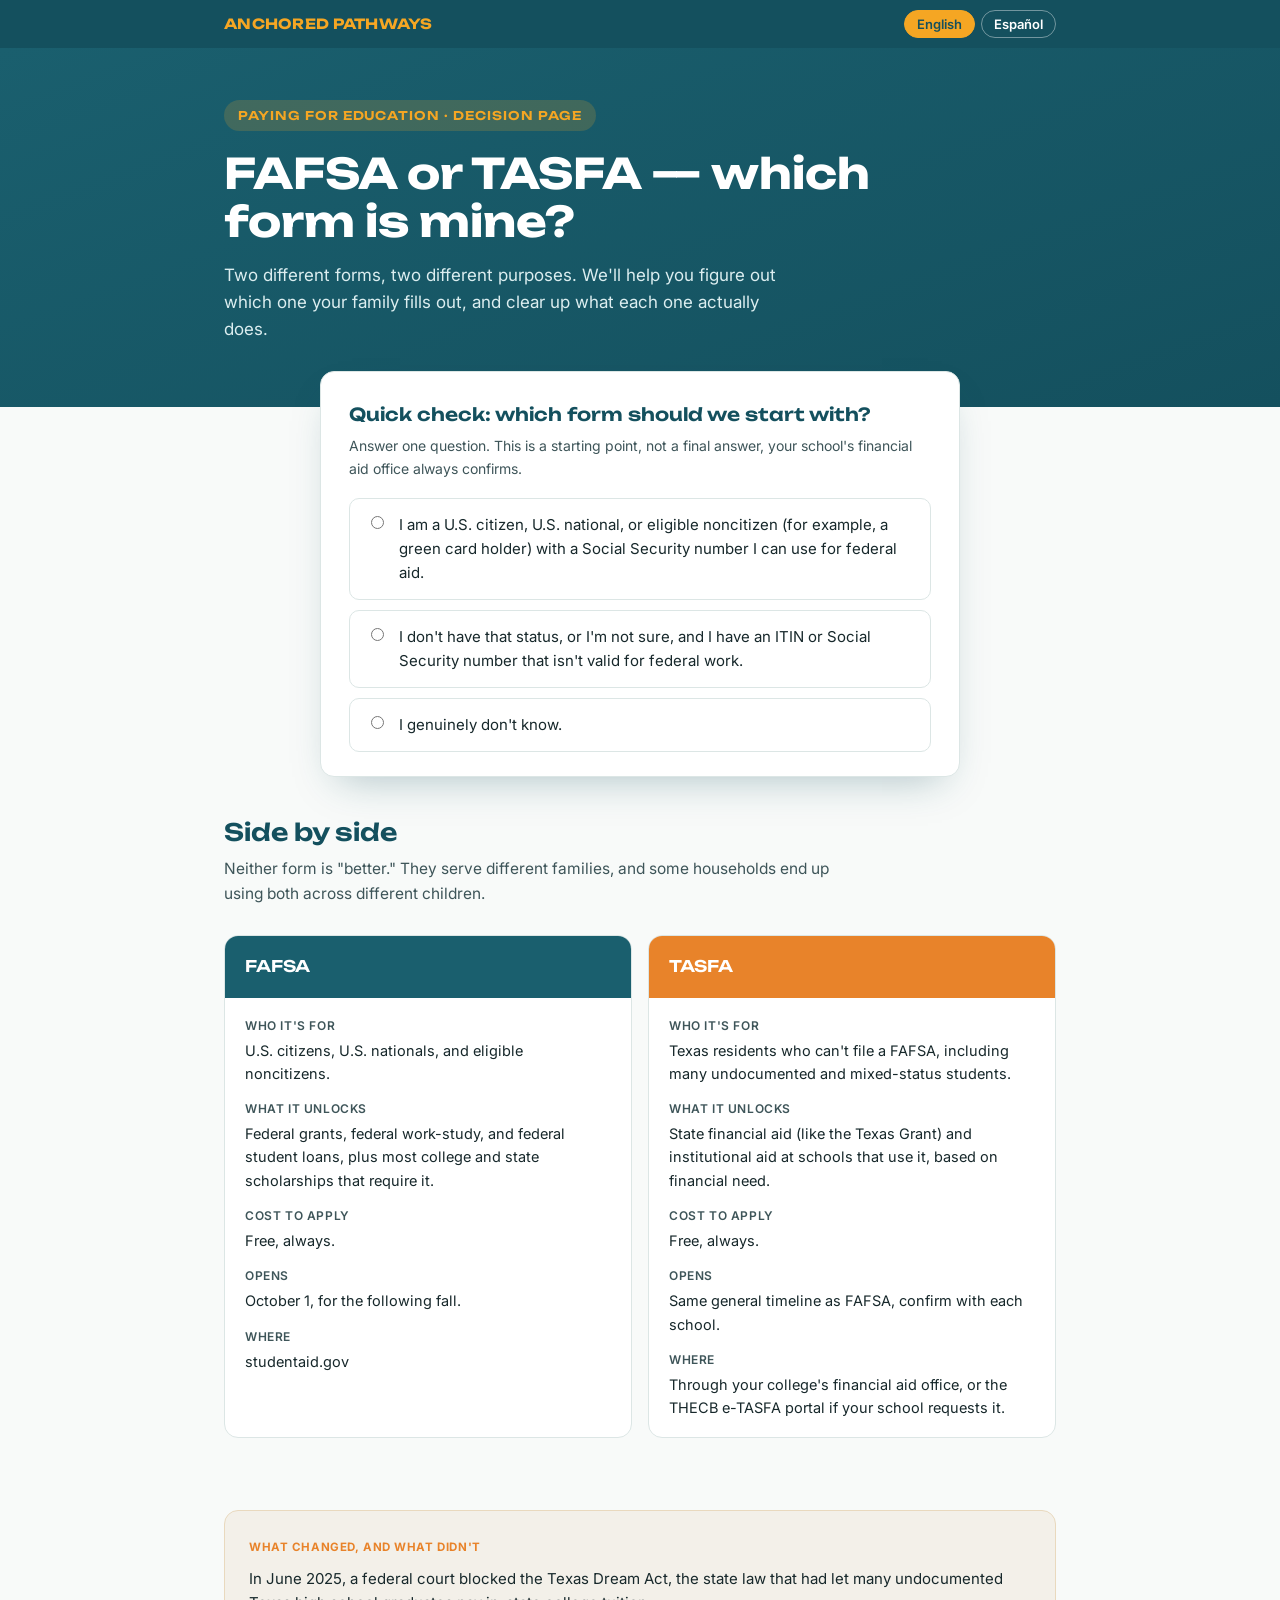
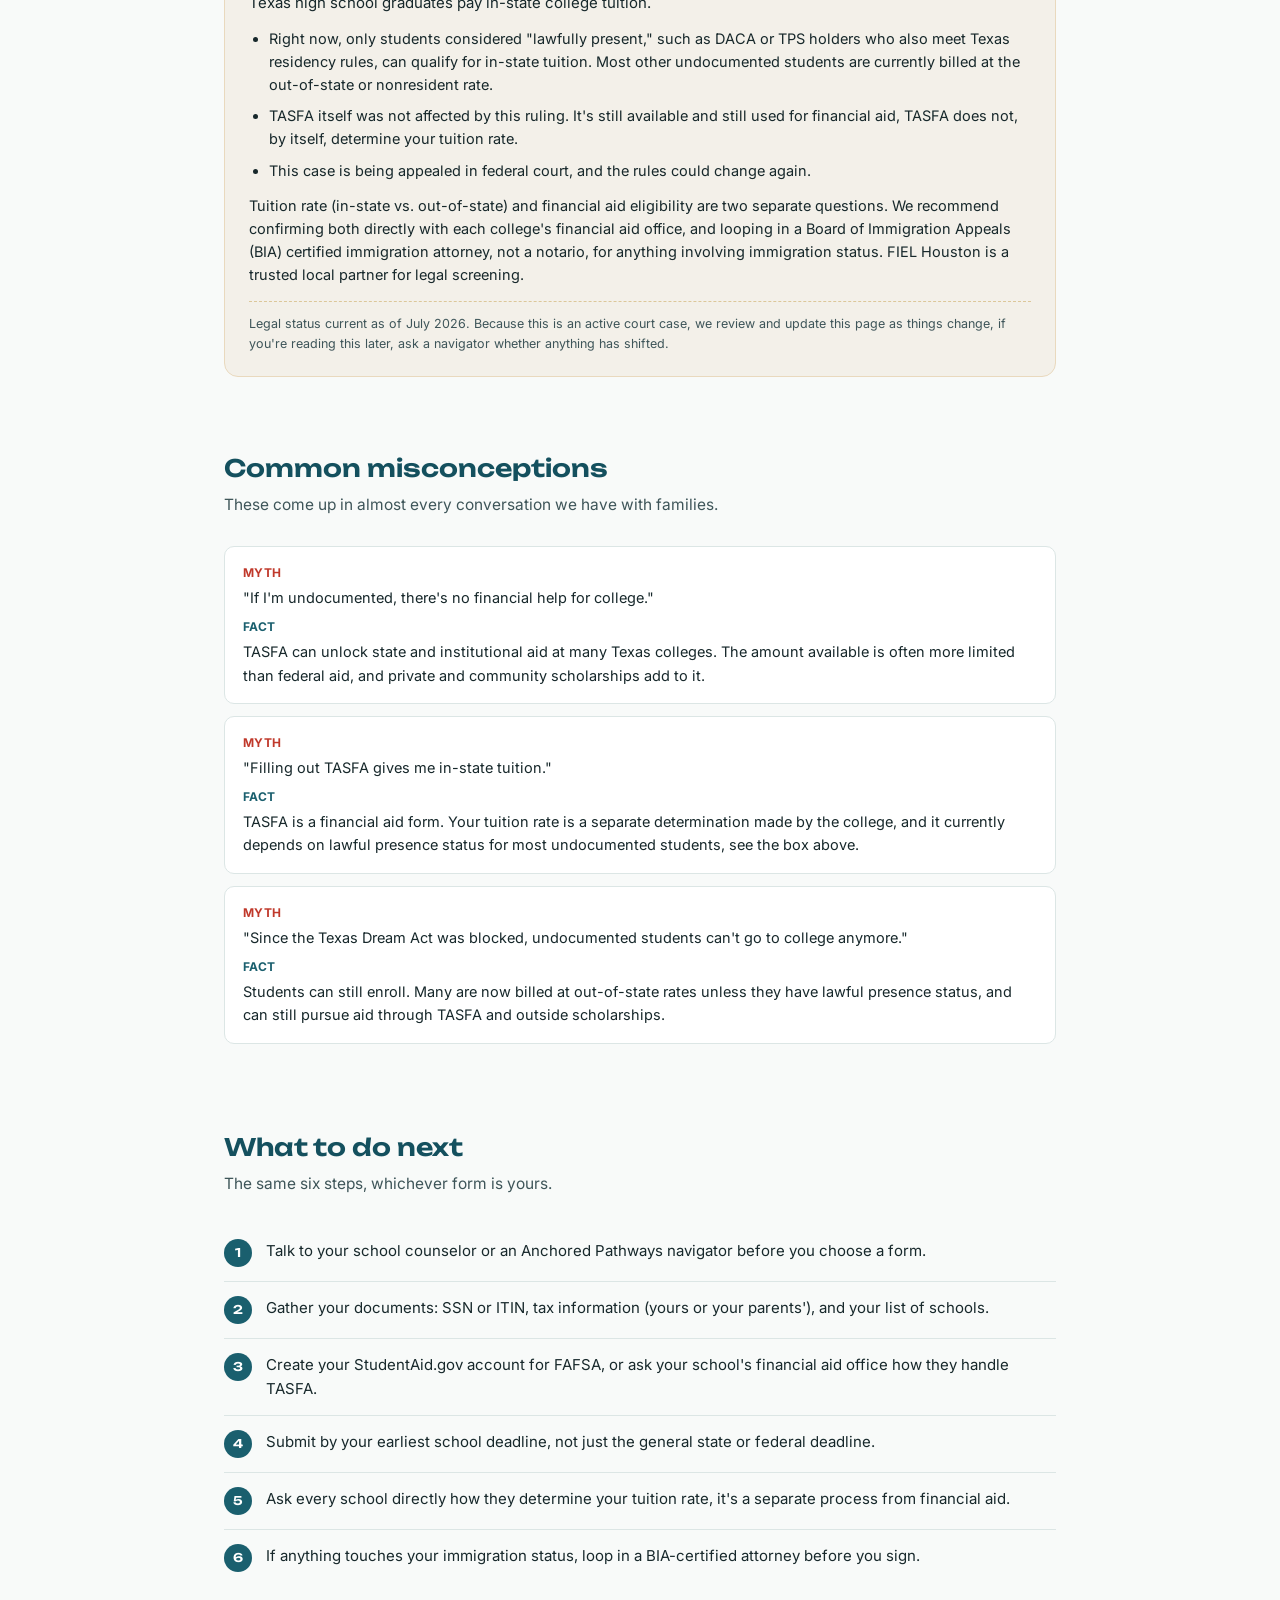
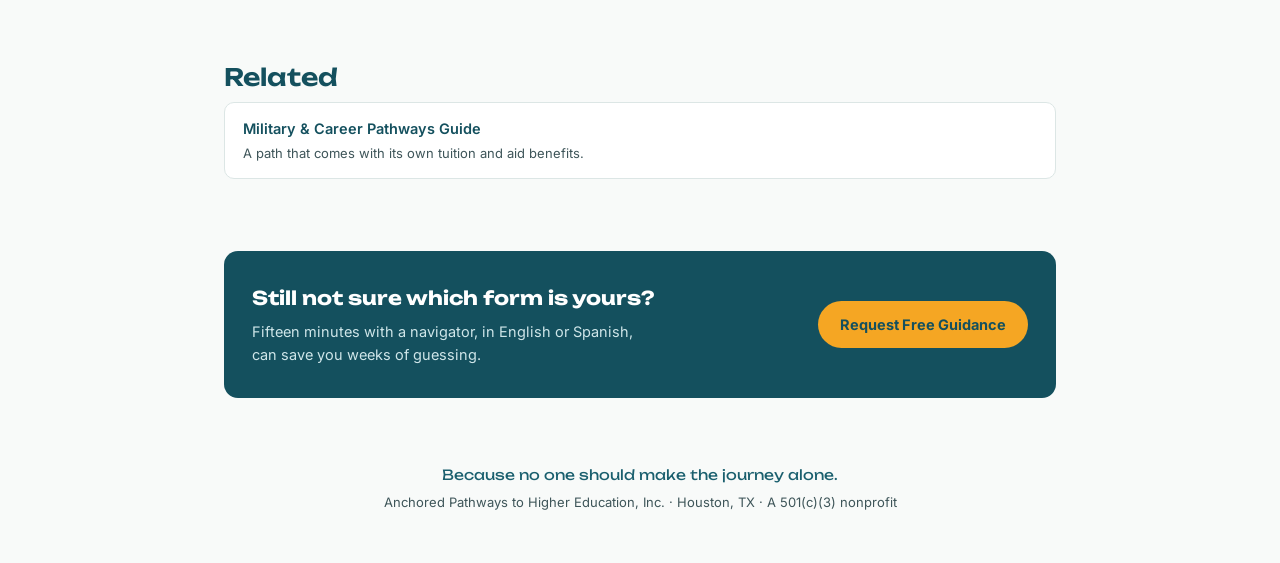
<file: fafsa-vs-tasfa.html>
<!DOCTYPE html>
<html lang="en">
<head>
<meta charset="UTF-8">
<meta name="viewport" content="width=device-width, initial-scale=1.0">
<title>FAFSA vs. TASFA — Anchored Pathways</title>
<link rel="preconnect" href="https://fonts.googleapis.com">
<link href="https://fonts.googleapis.com/css2?family=Unbounded:wght@400;600;700;800&family=Inter:wght@400;500;600;700&display=swap" rel="stylesheet">
<style>
  :root{
    --teal-deep:#1A5F6E;
    --teal-navy:#14505E;
    --gold:#F5A623;
    --amber:#E8832A;
    --paper:#F8FAF9;
    --paper-warm:#F3F0E9;
    --ink:#17282B;
    --ink-soft:#3E5559;
    --line:#DCE6E5;
    --white:#FFFFFF;
    --radius:14px;
  }
  *{box-sizing:border-box;}
  body{
    margin:0;
    background:var(--paper);
    color:var(--ink);
    font-family:'Inter',sans-serif;
    line-height:1.6;
    -webkit-font-smoothing:antialiased;
  }
  h1,h2,h3,.eyebrow,.quiz-title{font-family:'Unbounded',sans-serif;}
  .wrap{max-width:880px;margin:0 auto;padding:0 24px;}

  /* ---------- Top bar / lang toggle ---------- */
  .topbar{
    background:var(--teal-navy);
    color:var(--white);
    padding:10px 0;
    font-size:14px;
  }
  .topbar .wrap{display:flex;justify-content:space-between;align-items:center;}
  .brandmark{font-family:'Unbounded',sans-serif;font-weight:700;font-size:14px;letter-spacing:.02em;color:var(--gold);}
  .lang-toggle{display:flex;gap:6px;}
  .lang-toggle button{
    font-family:'Inter',sans-serif;
    font-weight:600;
    font-size:13px;
    background:transparent;
    border:1px solid rgba(255,255,255,.4);
    color:var(--white);
    padding:5px 12px;
    border-radius:20px;
    cursor:pointer;
    transition:all .15s ease;
  }
  .lang-toggle button.active{background:var(--gold);border-color:var(--gold);color:var(--teal-navy);}

  /* ---------- Hero ---------- */
  .hero{
    background:linear-gradient(160deg, var(--teal-deep) 0%, var(--teal-navy) 100%);
    color:var(--white);
    padding:52px 0 64px;
  }
  .eyebrow{
    display:inline-block;
    font-size:12px;
    font-weight:600;
    letter-spacing:.08em;
    text-transform:uppercase;
    background:rgba(245,166,35,.18);
    color:var(--gold);
    padding:6px 14px;
    border-radius:20px;
    margin-bottom:18px;
  }
  .hero h1{
    font-size:clamp(28px,4.2vw,42px);
    font-weight:700;
    line-height:1.15;
    margin:0 0 16px;
    max-width:720px;
  }
  .hero p.sub{
    font-size:17px;
    color:#DCEEF0;
    max-width:560px;
    margin:0;
  }

  /* ---------- Quiz (signature element) ---------- */
  .quiz{
    background:var(--white);
    border-radius:var(--radius);
    box-shadow:0 18px 40px -18px rgba(20,80,94,.35);
    padding:28px 28px 24px;
    margin:-36px auto 0;
    max-width:640px;
    position:relative;
    z-index:2;
    border:1px solid var(--line);
  }
  .quiz-title{font-size:18px;font-weight:600;color:var(--teal-navy);margin:0 0 6px;}
  .quiz-sub{font-size:14px;color:var(--ink-soft);margin:0 0 18px;}
  .quiz-options{display:flex;flex-direction:column;gap:10px;}
  .quiz-option{
    display:flex;align-items:flex-start;gap:12px;
    border:1.5px solid var(--line);
    border-radius:10px;
    padding:14px 16px;
    cursor:pointer;
    transition:border-color .15s ease, background .15s ease;
    font-size:15px;
  }
  .quiz-option:hover{border-color:var(--teal-deep);background:#F4F9F9;}
  .quiz-option input{margin-top:3px;accent-color:var(--teal-deep);}
  .quiz-result{
    display:none;
    margin-top:18px;
    padding:16px 18px;
    border-radius:10px;
    background:#FFF6E9;
    border-left:4px solid var(--gold);
    font-size:15px;
  }
  .quiz-result.show{display:block;}
  .quiz-result strong{color:var(--amber);}
  .quiz-fine{font-size:12.5px;color:var(--ink-soft);margin-top:10px;}

  /* ---------- Body sections ---------- */
  section{padding:56px 0;}
  section.tight{padding:36px 0;}
  h2{font-size:24px;font-weight:600;color:var(--teal-navy);margin:0 0 6px;}
  .section-lead{color:var(--ink-soft);font-size:15.5px;margin:0 0 28px;max-width:620px;}

  /* Comparison table */
  .compare{
    display:grid;
    grid-template-columns:1fr 1fr;
    gap:16px;
  }
  @media (max-width:640px){.compare{grid-template-columns:1fr;}}
  .compare-card{
    background:var(--white);
    border:1.5px solid var(--line);
    border-radius:var(--radius);
    overflow:hidden;
  }
  .compare-card .head{
    padding:18px 20px;
    font-family:'Unbounded',sans-serif;
    font-weight:600;
    font-size:16px;
    color:var(--white);
  }
  .compare-card.fafsa .head{background:var(--teal-deep);}
  .compare-card.tasfa .head{background:var(--amber);}
  .compare-card dl{margin:0;padding:18px 20px;}
  .compare-card dt{font-size:12px;text-transform:uppercase;letter-spacing:.05em;color:var(--ink-soft);font-weight:600;margin-top:14px;}
  .compare-card dt:first-child{margin-top:0;}
  .compare-card dd{margin:4px 0 0;font-size:14.5px;}

  /* callout - legal status */
  .callout{
    background:var(--paper-warm);
    border:1.5px solid #E9D9BE;
    border-radius:var(--radius);
    padding:22px 24px;
  }
  .callout .tag{
    display:inline-block;font-size:11.5px;font-weight:700;letter-spacing:.05em;
    text-transform:uppercase;color:var(--amber);margin-bottom:10px;
  }
  .callout ul{margin:12px 0 0;padding-left:20px;}
  .callout li{margin-bottom:8px;font-size:14.5px;}
  .callout .updated{font-size:12.5px;color:var(--ink-soft);margin-top:14px;border-top:1px dashed #DCC79A;padding-top:12px;}

  /* misconceptions */
  .myth{
    border:1.5px solid var(--line);
    border-radius:10px;
    padding:16px 18px;
    margin-bottom:12px;
    background:var(--white);
  }
  .myth .m-label{font-size:12px;font-weight:700;letter-spacing:.04em;text-transform:uppercase;color:#C0392B;}
  .myth .f-label{font-size:12px;font-weight:700;letter-spacing:.04em;text-transform:uppercase;color:var(--teal-deep);margin-top:8px;}
  .myth p{margin:4px 0 0;font-size:14.5px;}

  /* steps */
  .steps{list-style:none;margin:0;padding:0;counter-reset:step;}
  .steps li{
    counter-increment:step;
    display:flex;gap:14px;
    padding:14px 0;
    border-bottom:1px solid var(--line);
    font-size:15px;
  }
  .steps li:last-child{border-bottom:none;}
  .steps li::before{
    content:counter(step);
    flex:0 0 28px;height:28px;
    background:var(--teal-deep);color:var(--white);
    border-radius:50%;
    display:flex;align-items:center;justify-content:center;
    font-family:'Unbounded',sans-serif;font-size:12px;font-weight:600;
  }

  /* CTA band */
  .cta-band{
    background:var(--teal-navy);
    border-radius:var(--radius);
    padding:32px 28px;
    color:var(--white);
    display:flex;
    flex-wrap:wrap;
    gap:20px;
    align-items:center;
    justify-content:space-between;
  }
  .cta-band h3{font-family:'Unbounded',sans-serif;font-size:19px;margin:0 0 6px;}
  .cta-band p{margin:0;color:#CFE6E9;font-size:14.5px;max-width:400px;}
  .btn{
    display:inline-block;
    font-family:'Inter',sans-serif;
    font-weight:700;
    font-size:14.5px;
    padding:12px 22px;
    border-radius:30px;
    text-decoration:none;
    white-space:nowrap;
  }
  .btn-primary{background:var(--gold);color:var(--teal-navy);}
  .btn-secondary{background:transparent;border:1.5px solid rgba(255,255,255,.5);color:var(--white);margin-left:10px;}

  /* related */
  .related-list{display:flex;flex-direction:column;gap:10px;}
  .related-list a{
    display:block;
    padding:14px 18px;
    border:1.5px solid var(--line);
    border-radius:10px;
    color:var(--teal-navy);
    text-decoration:none;
    font-weight:600;
    font-size:14.5px;
    background:var(--white);
  }
  .related-list a span{display:block;font-weight:400;color:var(--ink-soft);font-size:13px;margin-top:3px;}

  footer{
    padding:30px 0 50px;
    text-align:center;
    color:var(--ink-soft);
    font-size:13px;
  }
  footer .tagline{font-family:'Unbounded',sans-serif;color:var(--teal-deep);font-size:14px;margin-bottom:6px;}

  [data-lang="es"]{display:none;}
  body.lang-es [data-lang="en"]{display:none;}
  body.lang-es [data-lang="es"]{display:block;}
  body.lang-es .quiz-option[data-lang="es"]{display:flex;}
</style>
</head>
<body>

<div class="topbar">
  <div class="wrap">
    <div class="brandmark">ANCHORED PATHWAYS</div>
    <div class="lang-toggle">
      <button id="btn-en" class="active" onclick="setLang('en')">English</button>
      <button id="btn-es" onclick="setLang('es')">Español</button>
    </div>
  </div>
</div>

<div class="hero">
  <div class="wrap">
    <div data-lang="en">
      <span class="eyebrow">Paying for Education · Decision Page</span>
      <h1>FAFSA or TASFA — which form is mine?</h1>
      <p class="sub">Two different forms, two different purposes. We'll help you figure out which one your family fills out, and clear up what each one actually does.</p>
    </div>
    <div data-lang="es">
      <span class="eyebrow">Cómo Pagar por la Educación · Página de Decisión</span>
      <h1>FAFSA o TASFA — ¿cuál es el mío?</h1>
      <p class="sub">Son dos formularios distintos con propósitos distintos. Te ayudamos a saber cuál le corresponde a tu familia y qué hace realmente cada uno.</p>
    </div>
  </div>
</div>

<div class="wrap">
  <div class="quiz">
    <div data-lang="en">
      <p class="quiz-title">Quick check: which form should we start with?</p>
      <p class="quiz-sub">Answer one question. This is a starting point, not a final answer, your school's financial aid office always confirms.</p>
      <div class="quiz-options">
        <label class="quiz-option"><input type="radio" name="quiz-en" onclick="showResult('en','fafsa')"> I am a U.S. citizen, U.S. national, or eligible noncitizen (for example, a green card holder) with a Social Security number I can use for federal aid.</label>
        <label class="quiz-option"><input type="radio" name="quiz-en" onclick="showResult('en','tasfa')"> I don't have that status, or I'm not sure, and I have an ITIN or Social Security number that isn't valid for federal work.</label>
        <label class="quiz-option"><input type="radio" name="quiz-en" onclick="showResult('en','unsure')"> I genuinely don't know.</label>
      </div>
      <div class="quiz-result" id="result-en"></div>
    </div>
    <div data-lang="es">
      <p class="quiz-title">Verificación rápida: ¿por cuál formulario empezamos?</p>
      <p class="quiz-sub">Responde una pregunta. Esto es un punto de partida, no una respuesta final, la oficina de ayuda financiera de tu escuela siempre lo confirma.</p>
      <div class="quiz-options">
        <label class="quiz-option"><input type="radio" name="quiz-es" onclick="showResult('es','fafsa')"> Soy ciudadano de EE. UU., nacional de EE. UU., o extranjero elegible (por ejemplo, con tarjeta de residencia) con un número de Seguro Social que puedo usar para ayuda federal.</label>
        <label class="quiz-option"><input type="radio" name="quiz-es" onclick="showResult('es','tasfa')"> No tengo ese estatus, o no estoy seguro/a, y tengo un ITIN o un número de Seguro Social que no es válido para trabajar.</label>
        <label class="quiz-option"><input type="radio" name="quiz-es" onclick="showResult('es','unsure')"> Realmente no lo sé.</label>
      </div>
      <div class="quiz-result" id="result-es"></div>
    </div>
  </div>
</div>

<section class="tight">
  <div class="wrap">
    <div data-lang="en">
      <h2>Side by side</h2>
      <p class="section-lead">Neither form is "better." They serve different families, and some households end up using both across different children.</p>
    </div>
    <div data-lang="es">
      <h2>Uno junto al otro</h2>
      <p class="section-lead">Ningún formulario es "mejor" que el otro. Sirven a familias distintas, y algunos hogares terminan usando los dos con diferentes hijos.</p>
    </div>

    <div class="compare" data-lang="en">
      <div class="compare-card fafsa">
        <div class="head">FAFSA</div>
        <dl>
          <dt>Who it's for</dt><dd>U.S. citizens, U.S. nationals, and eligible noncitizens.</dd>
          <dt>What it unlocks</dt><dd>Federal grants, federal work-study, and federal student loans, plus most college and state scholarships that require it.</dd>
          <dt>Cost to apply</dt><dd>Free, always.</dd>
          <dt>Opens</dt><dd>October 1, for the following fall.</dd>
          <dt>Where</dt><dd>studentaid.gov</dd>
        </dl>
      </div>
      <div class="compare-card tasfa">
        <div class="head">TASFA</div>
        <dl>
          <dt>Who it's for</dt><dd>Texas residents who can't file a FAFSA, including many undocumented and mixed-status students.</dd>
          <dt>What it unlocks</dt><dd>State financial aid (like the Texas Grant) and institutional aid at schools that use it, based on financial need.</dd>
          <dt>Cost to apply</dt><dd>Free, always.</dd>
          <dt>Opens</dt><dd>Same general timeline as FAFSA, confirm with each school.</dd>
          <dt>Where</dt><dd>Through your college's financial aid office, or the THECB e-TASFA portal if your school requests it.</dd>
        </dl>
      </div>
    </div>

    <div class="compare" data-lang="es">
      <div class="compare-card fafsa">
        <div class="head">FAFSA</div>
        <dl>
          <dt>Para quién es</dt><dd>Ciudadanos de EE. UU., nacionales de EE. UU. y extranjeros elegibles.</dd>
          <dt>Qué desbloquea</dt><dd>Becas federales, estudio y trabajo federal, préstamos estudiantiles federales, y la mayoría de las becas universitarias y estatales que lo requieren.</dd>
          <dt>Costo</dt><dd>Siempre gratis.</dd>
          <dt>Se abre</dt><dd>1 de octubre, para el otoño siguiente.</dd>
          <dt>Dónde</dt><dd>studentaid.gov</dd>
        </dl>
      </div>
      <div class="compare-card tasfa">
        <div class="head">TASFA</div>
        <dl>
          <dt>Para quién es</dt><dd>Residentes de Texas que no pueden llenar la FAFSA, incluyendo muchos estudiantes indocumentados y de estatus mixto.</dd>
          <dt>Qué desbloquea</dt><dd>Ayuda financiera estatal (como el Texas Grant) y ayuda institucional en escuelas que la usan, según la necesidad económica.</dd>
          <dt>Costo</dt><dd>Siempre gratis.</dd>
          <dt>Se abre</dt><dd>En general el mismo periodo que la FAFSA, confirma con cada escuela.</dd>
          <dt>Dónde</dt><dd>A través de la oficina de ayuda financiera de tu universidad, o el portal e-TASFA de THECB si tu escuela lo pide.</dd>
        </dl>
      </div>
    </div>
  </div>
</section>

<section class="tight">
  <div class="wrap">
    <div class="callout" data-lang="en">
      <span class="tag">What changed, and what didn't</span>
      <p style="margin:0;font-size:15px;">In June 2025, a federal court blocked the Texas Dream Act, the state law that had let many undocumented Texas high school graduates pay in-state college tuition.</p>
      <ul>
        <li>Right now, only students considered "lawfully present," such as DACA or TPS holders who also meet Texas residency rules, can qualify for in-state tuition. Most other undocumented students are currently billed at the out-of-state or nonresident rate.</li>
        <li>TASFA itself was not affected by this ruling. It's still available and still used for financial aid, TASFA does not, by itself, determine your tuition rate.</li>
        <li>This case is being appealed in federal court, and the rules could change again.</li>
      </ul>
      <p style="margin:12px 0 0;font-size:14.5px;">Tuition rate (in-state vs. out-of-state) and financial aid eligibility are two separate questions. We recommend confirming both directly with each college's financial aid office, and looping in a Board of Immigration Appeals (BIA) certified immigration attorney, not a notario, for anything involving immigration status. FIEL Houston is a trusted local partner for legal screening.</p>
      <div class="updated">Legal status current as of July 2026. Because this is an active court case, we review and update this page as things change, if you're reading this later, ask a navigator whether anything has shifted.</div>
    </div>

    <div class="callout" data-lang="es">
      <span class="tag">Qué cambió, y qué no</span>
      <p style="margin:0;font-size:15px;">En junio de 2025, una corte federal bloqueó la Ley Texas Dream Act, la ley estatal que permitía a muchos graduados indocumentados de escuelas preparatorias de Texas pagar colegiatura de residente estatal.</p>
      <ul>
        <li>Ahora mismo, solo los estudiantes considerados con "presencia legal," como los beneficiarios de DACA o TPS que también cumplen con los requisitos de residencia de Texas, pueden calificar para la colegiatura de residente. La mayoría de los demás estudiantes indocumentados actualmente pagan la tarifa de no residente.</li>
        <li>La TASFA en sí no fue afectada por este fallo. Sigue disponible y se sigue usando para ayuda financiera, la TASFA por sí sola no determina tu tarifa de colegiatura.</li>
        <li>Este caso está en apelación en la corte federal, y las reglas podrían cambiar de nuevo.</li>
      </ul>
      <p style="margin:12px 0 0;font-size:14.5px;">La tarifa de colegiatura (residente o no residente) y la elegibilidad para ayuda financiera son dos preguntas distintas. Recomendamos confirmar ambas directamente con la oficina de ayuda financiera de cada universidad, y consultar con un abogado de inmigración certificado por la Junta de Apelaciones de Inmigración (BIA), no con un notario, para cualquier asunto relacionado con estatus migratorio. FIEL Houston es un socio local de confianza para evaluación legal.</p>
      <div class="updated">Estatus legal vigente en julio de 2026. Como este es un caso judicial activo, revisamos y actualizamos esta página conforme cambian las cosas, si lees esto más adelante, pregúntale a un navegador si algo ha cambiado.</div>
    </div>
  </div>
</section>

<section class="tight">
  <div class="wrap">
    <div data-lang="en">
      <h2>Common misconceptions</h2>
      <p class="section-lead">These come up in almost every conversation we have with families.</p>
      <div class="myth">
        <div class="m-label">Myth</div><p>"If I'm undocumented, there's no financial help for college."</p>
        <div class="f-label">Fact</div><p>TASFA can unlock state and institutional aid at many Texas colleges. The amount available is often more limited than federal aid, and private and community scholarships add to it.</p>
      </div>
      <div class="myth">
        <div class="m-label">Myth</div><p>"Filling out TASFA gives me in-state tuition."</p>
        <div class="f-label">Fact</div><p>TASFA is a financial aid form. Your tuition rate is a separate determination made by the college, and it currently depends on lawful presence status for most undocumented students, see the box above.</p>
      </div>
      <div class="myth">
        <div class="m-label">Myth</div><p>"Since the Texas Dream Act was blocked, undocumented students can't go to college anymore."</p>
        <div class="f-label">Fact</div><p>Students can still enroll. Many are now billed at out-of-state rates unless they have lawful presence status, and can still pursue aid through TASFA and outside scholarships.</p>
      </div>
    </div>
    <div data-lang="es">
      <h2>Ideas equivocadas comunes</h2>
      <p class="section-lead">Estas surgen en casi todas las conversaciones que tenemos con las familias.</p>
      <div class="myth">
        <div class="m-label">Idea equivocada</div><p>"Si soy indocumentado/a, no hay ayuda financiera para la universidad."</p>
        <div class="f-label">Realidad</div><p>La TASFA puede desbloquear ayuda estatal e institucional en muchas universidades de Texas. El monto disponible suele ser más limitado que la ayuda federal, y las becas privadas y comunitarias se suman a eso.</p>
      </div>
      <div class="myth">
        <div class="m-label">Idea equivocada</div><p>"Llenar la TASFA me da colegiatura de residente."</p>
        <div class="f-label">Realidad</div><p>La TASFA es un formulario de ayuda financiera. Tu tarifa de colegiatura es una decisión aparte que toma la universidad, y actualmente depende del estatus de presencia legal para la mayoría de los estudiantes indocumentados, ve el recuadro arriba.</p>
      </div>
      <div class="myth">
        <div class="m-label">Idea equivocada</div><p>"Ahora que bloquearon la Texas Dream Act, los estudiantes indocumentados ya no pueden ir a la universidad."</p>
        <div class="f-label">Realidad</div><p>Los estudiantes todavía pueden inscribirse. A muchos ahora les cobran la tarifa de no residente a menos que tengan estatus de presencia legal, y aún pueden buscar ayuda por medio de la TASFA y becas externas.</p>
      </div>
    </div>
  </div>
</section>

<section class="tight">
  <div class="wrap">
    <div data-lang="en">
      <h2>What to do next</h2>
      <p class="section-lead">The same six steps, whichever form is yours.</p>
      <ol class="steps">
        <li>Talk to your school counselor or an Anchored Pathways navigator before you choose a form.</li>
        <li>Gather your documents: SSN or ITIN, tax information (yours or your parents'), and your list of schools.</li>
        <li>Create your StudentAid.gov account for FAFSA, or ask your school's financial aid office how they handle TASFA.</li>
        <li>Submit by your earliest school deadline, not just the general state or federal deadline.</li>
        <li>Ask every school directly how they determine your tuition rate, it's a separate process from financial aid.</li>
        <li>If anything touches your immigration status, loop in a BIA-certified attorney before you sign.</li>
      </ol>
    </div>
    <div data-lang="es">
      <h2>Qué hacer después</h2>
      <p class="section-lead">Los mismos seis pasos, sin importar cuál formulario te corresponde.</p>
      <ol class="steps">
        <li>Habla con tu consejero escolar o con un navegador de Anchored Pathways antes de elegir un formulario.</li>
        <li>Reúne tus documentos: SSN o ITIN, información de impuestos (tuya o de tus padres), y tu lista de escuelas.</li>
        <li>Crea tu cuenta en StudentAid.gov para la FAFSA, o pregúntale a la oficina de ayuda financiera de tu escuela cómo manejan la TASFA.</li>
        <li>Entrega el formulario antes de la fecha límite más próxima de tu escuela, no solo la fecha general estatal o federal.</li>
        <li>Pregúntale directamente a cada escuela cómo determinan tu tarifa de colegiatura, es un proceso aparte de la ayuda financiera.</li>
        <li>Si algo tiene que ver con tu estatus migratorio, involucra a un abogado certificado por BIA antes de firmar cualquier cosa.</li>
      </ol>
    </div>
  </div>
</section>

<section class="tight">
  <div class="wrap">
    <div data-lang="en">
      <h2>Related</h2>
    </div>
    <div data-lang="es">
      <h2>Relacionado</h2>
    </div>
    <div class="related-list" data-lang="en">
      <a href="military-career-pathways.html">Military & Career Pathways Guide <span>A path that comes with its own tuition and aid benefits.</span></a>
    </div>
    <div class="related-list" data-lang="es">
      <a href="military-career-pathways.html">Guía de Rutas Militares y de Carrera <span>Una ruta que viene con sus propios beneficios de colegiatura y ayuda.</span></a>
    </div>
  </div>
</section>

<section class="tight">
  <div class="wrap">
    <div class="cta-band" data-lang="en">
      <div>
        <h3>Still not sure which form is yours?</h3>
        <p>Fifteen minutes with a navigator, in English or Spanish, can save you weeks of guessing.</p>
      </div>
      <div>
        <a href="https://docs.google.com/forms/d/e/1FAIpQLSfy788vzYrUM8Bo1kWzM1UsmvSmrKJaJxlUyJsvsuf1URRBGg/viewform" target="_blank" rel="noopener" class="btn btn-primary">Request Free Guidance</a>
      </div>
    </div>
    <div class="cta-band" data-lang="es">
      <div>
        <h3>¿Aún no sabes cuál formulario es el tuyo?</h3>
        <p>Quince minutos con un navegador, en inglés o español, te pueden ahorrar semanas de dudas.</p>
      </div>
      <div>
        <a href="https://docs.google.com/forms/d/e/1FAIpQLSfy788vzYrUM8Bo1kWzM1UsmvSmrKJaJxlUyJsvsuf1URRBGg/viewform" target="_blank" rel="noopener" class="btn btn-primary">Solicitar Orientación Gratuita</a>
      </div>
    </div>
  </div>
</section>

<footer>
  <div class="wrap">
    <div class="tagline" data-lang="en">Because no one should make the journey alone.</div>
    <div class="tagline" data-lang="es">Porque nadie debería hacer el camino solo.</div>
    <div data-lang="en">Anchored Pathways to Higher Education, Inc. · Houston, TX · A 501(c)(3) nonprofit</div>
    <div data-lang="es">Anchored Pathways to Higher Education, Inc. · Houston, TX · Una organización sin fines de lucro 501(c)(3)</div>
  </div>
</footer>

<script>
function setLang(lang){
  document.body.classList.toggle('lang-es', lang === 'es');
  document.getElementById('btn-en').classList.toggle('active', lang === 'en');
  document.getElementById('btn-es').classList.toggle('active', lang === 'es');
}

const results = {
  en: {
    fafsa: "Start with <strong>FAFSA</strong> at studentaid.gov. Confirm with your school's financial aid office once you're enrolled or applying.",
    tasfa: "Start with <strong>TASFA</strong>. Ask your school's financial aid office how they process it, some use the THECB e-TASFA portal directly.",
    unsure: "That's completely normal. Bring your documents to a navigator session and we'll figure it out together, no guessing required."
  },
  es: {
    fafsa: "Comienza con la <strong>FAFSA</strong> en studentaid.gov. Confírmalo con la oficina de ayuda financiera de tu escuela una vez que estés inscrito/a o aplicando.",
    tasfa: "Comienza con la <strong>TASFA</strong>. Pregúntale a la oficina de ayuda financiera de tu escuela cómo la procesan, algunas usan el portal e-TASFA de THECB directamente.",
    unsure: "Eso es completamente normal. Trae tus documentos a una sesión con un navegador y lo resolvemos juntos, sin necesidad de adivinar."
  }
};

function showResult(lang, key){
  const el = document.getElementById('result-' + lang);
  el.innerHTML = results[lang][key];
  el.classList.add('show');
}
</script>

</body>
</html>
</file>
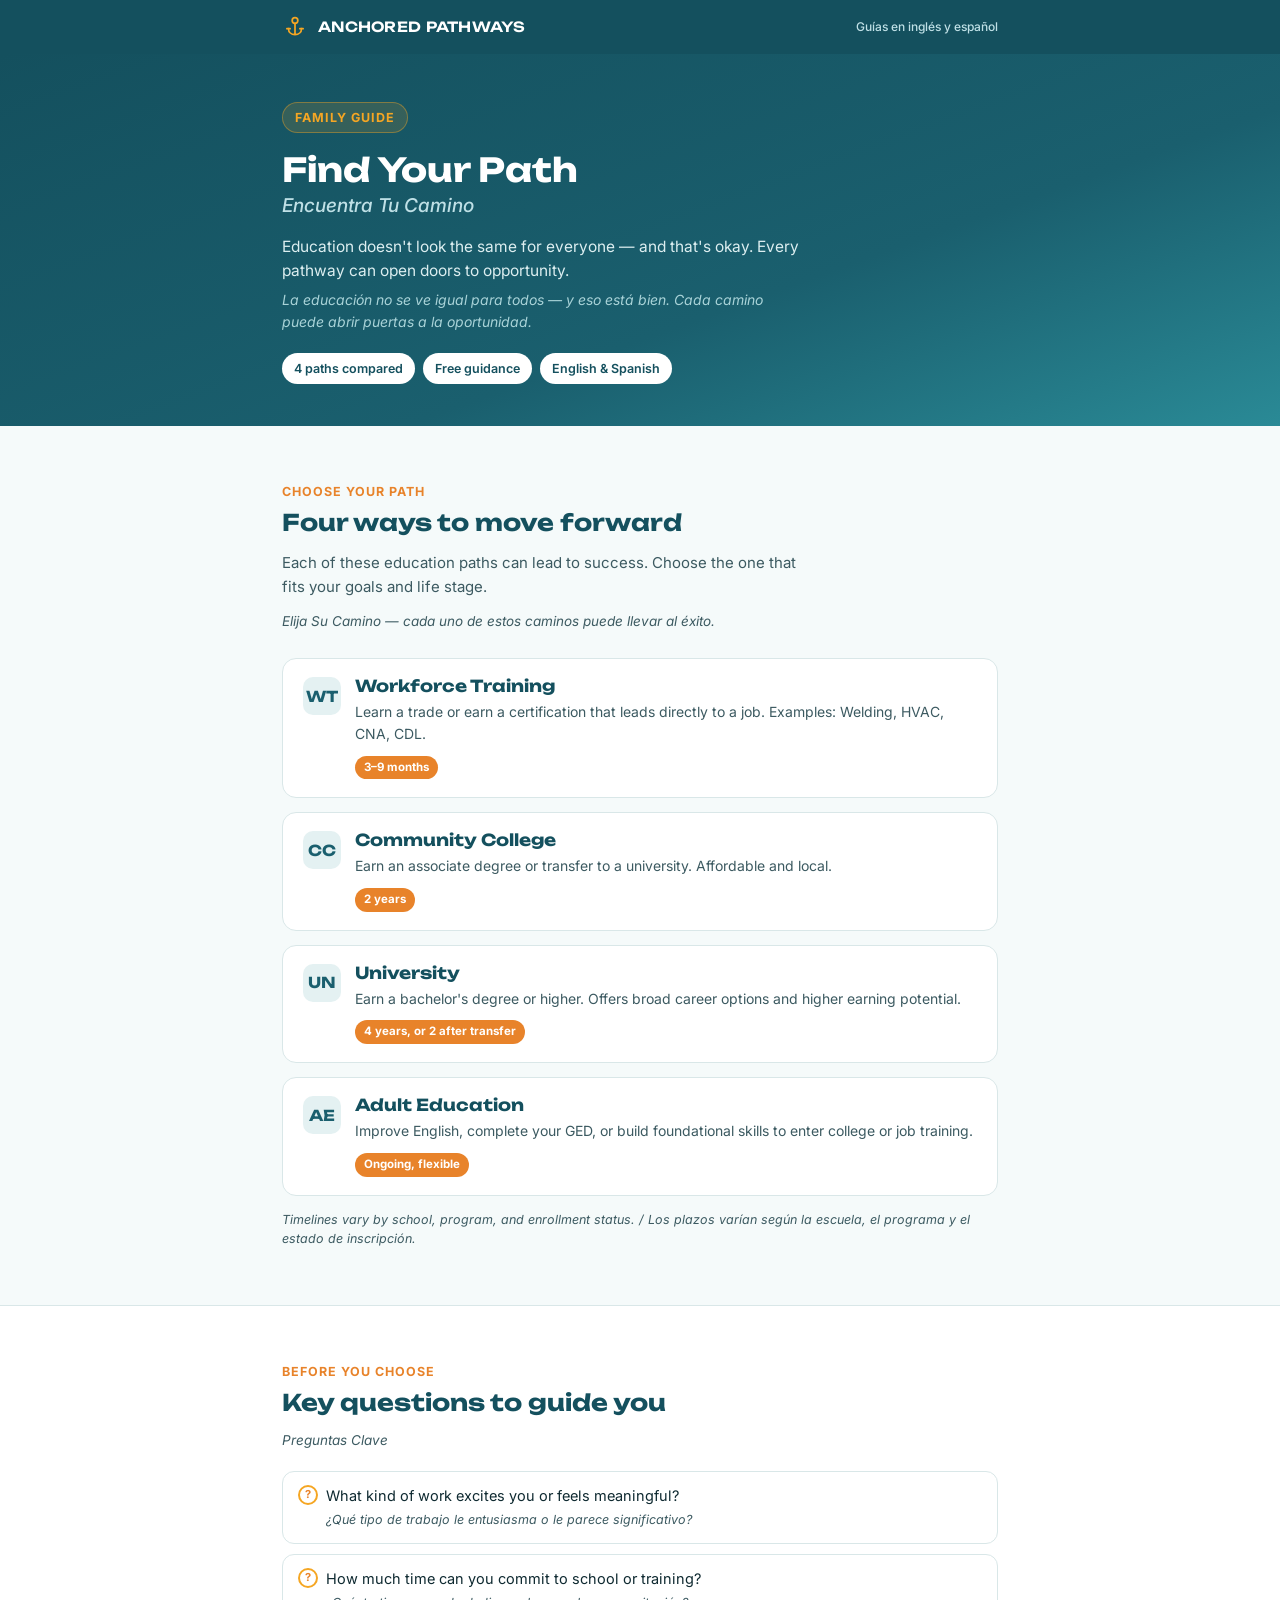
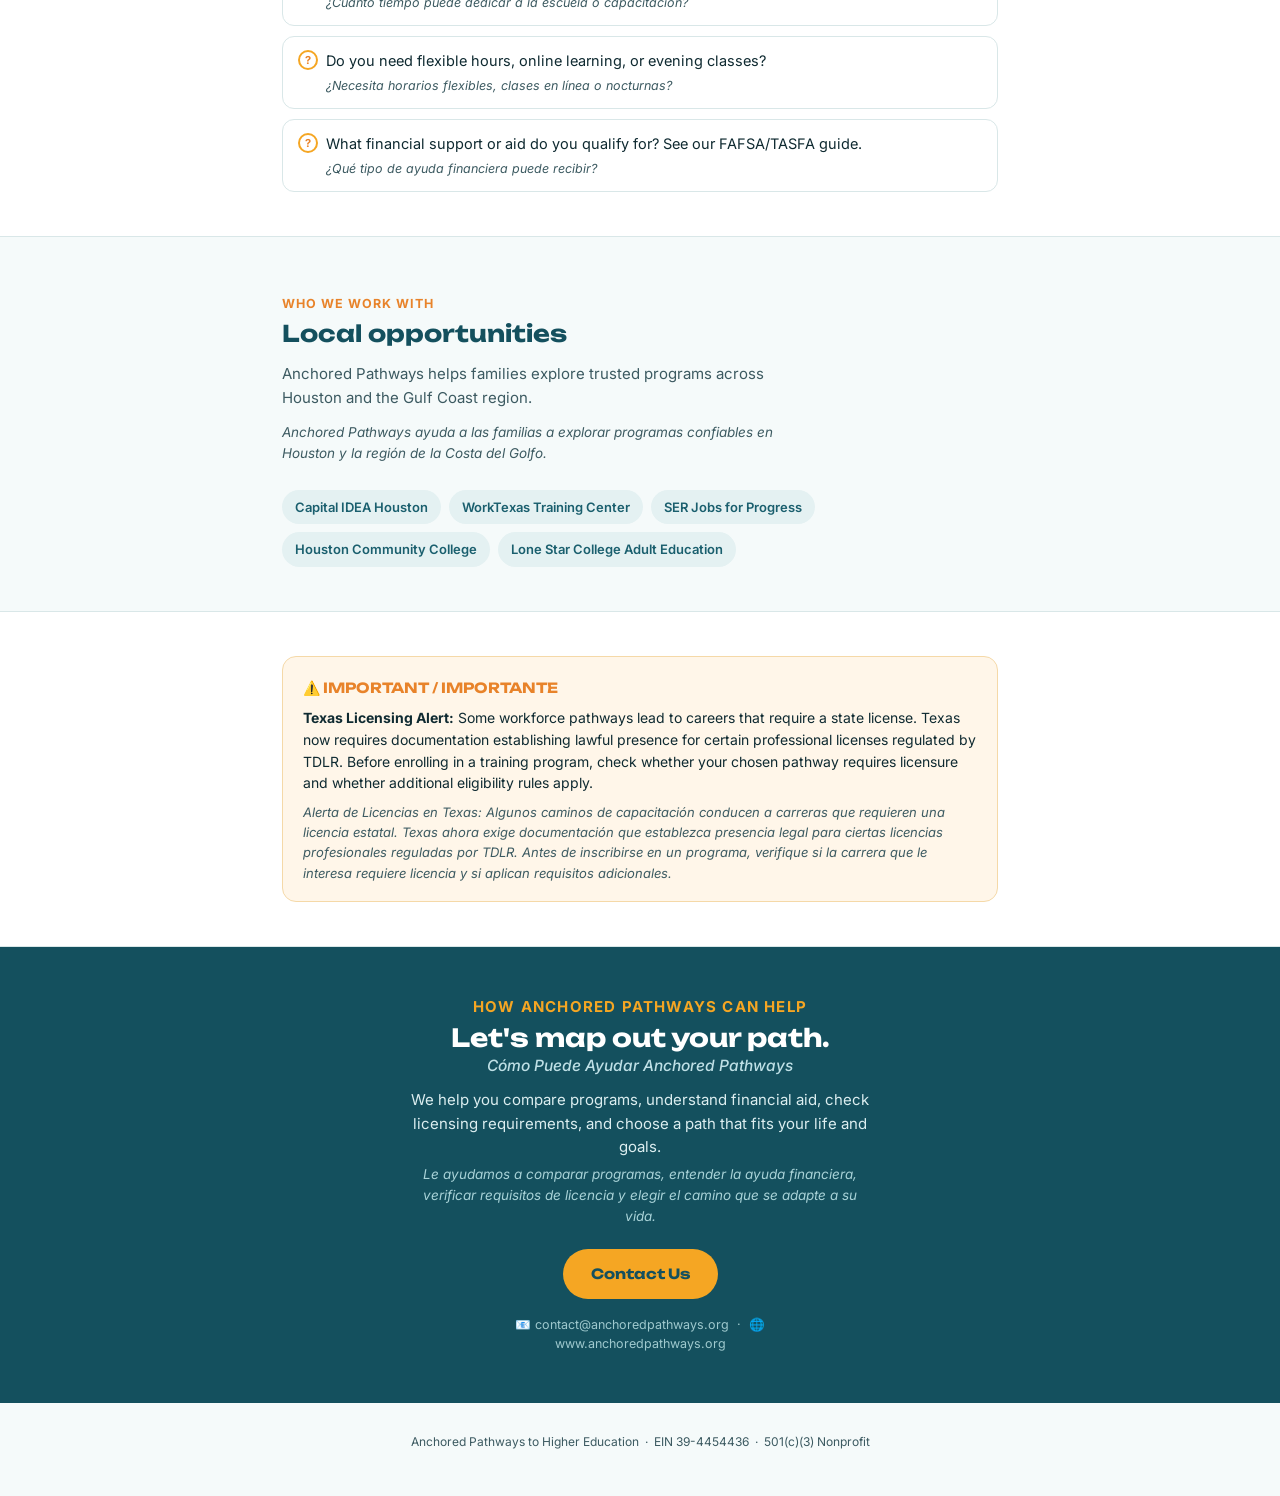
<file: find-your-path-guide.html>
<!DOCTYPE html>
<html lang="en">
<head>
<meta charset="UTF-8">
<meta name="viewport" content="width=device-width, initial-scale=1.0">
<meta name="color-scheme" content="light only">
<meta name="supported-color-schemes" content="light">
<title>Find Your Path: Education & Career Map — Anchored Pathways</title>
<meta name="description" content="A bilingual guide comparing workforce training, community college, university, and adult education paths.">
<link rel="preconnect" href="https://fonts.googleapis.com">
<link rel="preconnect" href="https://fonts.gstatic.com" crossorigin>
<link href="https://fonts.googleapis.com/css2?family=Unbounded:wght@500;600;700;800&family=Inter:wght@400;500;600;700&display=swap" rel="stylesheet">
<style>
  :root{
    --teal-deep:#1A5F6E; --teal-navy:#14505E; --teal-mid:#2A8A96;
    --gold:#F5A623; --amber:#E8832A; --white:#FFFFFF;
    --ink:#0F2A31; --ink-soft:#3C5A61; --paper:#F5FAFA; --card:#FFFFFF; --line:#D9E7E8;
    --radius:14px;
  }
  *{box-sizing:border-box;}
  html{scroll-behavior:smooth;background:var(--paper);color-scheme:light;}
  body{margin:0;min-height:100dvh;background:var(--paper);color:var(--ink);font-family:'Inter',sans-serif;font-size:16px;line-height:1.55;-webkit-font-smoothing:antialiased;color-scheme:light;}
  h1,h2,h3{font-family:'Unbounded',sans-serif;color:var(--teal-navy);line-height:1.15;margin:0;}
  a{color:var(--teal-deep);}
  .wrap{max-width:760px;margin:0 auto;padding:0 22px;}

  .topbar{background:var(--teal-navy);color:var(--white);padding:14px 0;}
  .topbar .wrap{display:flex;align-items:center;justify-content:space-between;gap:12px;}
  .brand{display:flex;align-items:center;gap:10px;font-family:'Unbounded';font-weight:600;font-size:14px;letter-spacing:.02em;color:var(--white);text-decoration:none;}
  .brand-mark{width:26px;height:26px;flex:none;}
  .topbar .tag{font-size:12px;color:#BFE0E6;font-weight:500;}

  .hero{background:linear-gradient(160deg,var(--teal-navy) 0%,var(--teal-deep) 62%,var(--teal-mid) 100%);color:var(--white);padding:48px 0 42px;}
  .eyebrow{display:inline-block;font-size:12.5px;font-weight:700;letter-spacing:.08em;text-transform:uppercase;color:var(--gold);background:rgba(245,166,35,.14);border:1px solid rgba(245,166,35,.4);padding:5px 12px;border-radius:100px;margin-bottom:18px;}
  .hero h1{font-size:28px;font-weight:700;margin-bottom:6px;color:var(--white);}
  .hero h1.es{font-size:16px;font-weight:500;font-style:italic;color:#BFE0E6;margin-bottom:18px;font-family:'Inter';}
  .hero p.lead{font-size:15.5px;color:#DCEEF0;max-width:58ch;margin:0 0 6px;}
  .hero p.lead.es{font-style:italic;color:#A9D3D8;font-size:14px;margin-bottom:20px;}
  .chip-row{display:flex;flex-wrap:wrap;gap:8px;}
  .chip{font-size:12.5px;font-weight:600;color:var(--teal-navy);background:var(--white);padding:6px 12px;border-radius:100px;}

  section{padding:44px 0;background:var(--paper);}
  section.alt{background:var(--white);border-top:1px solid var(--line);border-bottom:1px solid var(--line);}
  .kicker{font-size:12.5px;font-weight:700;letter-spacing:.08em;text-transform:uppercase;color:var(--amber);margin-bottom:8px;}
  h2{font-size:23px;font-weight:700;margin-bottom:8px;}
  .section-intro{color:var(--ink-soft);font-size:15px;max-width:60ch;margin-bottom:6px;}
  .section-intro.es{font-style:italic;font-size:13.5px;margin-bottom:26px;}

  .path-card{background:var(--card);border:1px solid var(--line);border-radius:var(--radius);padding:18px 20px;margin-bottom:14px;display:flex;gap:14px;align-items:flex-start;}
  .path-badge{flex:none;width:38px;height:38px;border-radius:10px;background:#E4F1F2;display:flex;align-items:center;justify-content:center;font-family:'Unbounded';font-weight:700;color:var(--teal-deep);font-size:15px;}
  .path-card h3{font-size:16.5px;margin-bottom:5px;}
  .path-card p{color:var(--ink-soft);font-size:14px;margin:0 0 8px;}
  .path-time{display:inline-block;font-size:11.5px;font-weight:700;color:var(--white);background:var(--amber);padding:3px 9px;border-radius:100px;}

  .qlist{list-style:none;margin:0;padding:0;display:grid;gap:10px;}
  .qlist li{background:var(--card);border:1px solid var(--line);border-radius:12px;padding:13px 15px;}
  .qlist li p.en{margin:0 0 3px;font-size:14.5px;color:var(--ink);display:flex;gap:8px;}
  .qlist li p.es{margin:0 0 0 28px;font-size:12.5px;font-style:italic;color:var(--ink-soft);}
  .qmark{flex:none;width:20px;height:20px;border-radius:50%;border:2px solid var(--gold);display:flex;align-items:center;justify-content:center;font-size:11px;font-weight:700;color:var(--amber);}

  .org-row{display:flex;flex-wrap:wrap;gap:8px;margin-top:16px;}
  .org-chip{font-size:13px;font-weight:600;color:var(--teal-deep);background:#E4F1F2;padding:7px 13px;border-radius:100px;}

  .alert{background:#FFF6E9;border:1px solid #F5D9A8;border-radius:var(--radius);padding:18px 20px;}
  .alert .a-head{margin-bottom:8px;}
  .alert .a-head span{font-family:'Unbounded';font-weight:700;font-size:14px;color:var(--amber);}
  .alert p{font-size:14px;color:var(--ink);margin:0 0 8px;}
  .alert p.es{font-style:italic;color:var(--ink-soft);font-size:13px;margin:0;}

  .cta{background:var(--teal-navy);color:var(--white);text-align:center;padding:48px 0 44px;}
  .cta .kicker{color:var(--gold);}
  .cta h2{color:var(--white);font-size:25px;margin-bottom:4px;}
  .cta h2.es{font-size:15.5px;font-weight:500;font-style:italic;color:#BFE0E6;font-family:'Inter';margin-bottom:14px;}
  .cta p{color:#DCEEF0;font-size:15px;max-width:52ch;margin:0 auto 6px;}
  .cta p.es{font-style:italic;color:#A9D3D8;font-size:13.5px;margin:0 auto 22px;}
  .btn{display:inline-block;background:var(--gold);color:var(--teal-navy);font-family:'Unbounded';font-weight:700;font-size:14px;padding:14px 28px;border-radius:100px;text-decoration:none;}
  .btn:hover{background:#ffb745;}
  .cta .sub{margin-top:16px;font-size:12.5px;color:#9FC9CE;}

  footer{padding:26px 0 40px;text-align:center;font-size:12px;color:var(--ink-soft);background:var(--paper);}
  footer p{margin:4px 0;}
  @media(min-width:640px){.hero h1{font-size:33px;}.hero h1.es{font-size:19px;}}
</style>
</head>
<body>

<div class="topbar">
  <div class="wrap">
    <a class="brand" href="https://anchoredpathways.org">
      <svg class="brand-mark" viewBox="0 0 24 24" fill="none" xmlns="http://www.w3.org/2000/svg">
        <circle cx="12" cy="6" r="2.6" stroke="#F5A623" stroke-width="1.6"/>
        <path d="M12 8.6V19M12 19C8.5 19 6 16.8 6 13.5M12 19c3.5 0 6-2.2 6-5.5" stroke="#F5A623" stroke-width="1.6" stroke-linecap="round"/>
        <path d="M4.5 13.5H7.5M16.5 13.5H19.5" stroke="#F5A623" stroke-width="1.6" stroke-linecap="round"/>
      </svg>
      ANCHORED PATHWAYS
    </a>
    <span class="tag">Guías en inglés y español</span>
  </div>
</div>

<div class="hero">
  <div class="wrap">
    <span class="eyebrow">Family Guide</span>
    <h1>Find Your Path</h1>
    <h1 class="es">Encuentra Tu Camino</h1>
    <p class="lead">Education doesn't look the same for everyone — and that's okay. Every pathway can open doors to opportunity.</p>
    <p class="lead es">La educación no se ve igual para todos — y eso está bien. Cada camino puede abrir puertas a la oportunidad.</p>
    <div class="chip-row">
      <span class="chip">4 paths compared</span>
      <span class="chip">Free guidance</span>
      <span class="chip">English &amp; Spanish</span>
    </div>
  </div>
</div>

<section>
  <div class="wrap">
    <p class="kicker">Choose Your Path</p>
    <h2>Four ways to move forward</h2>
    <p class="section-intro">Each of these education paths can lead to success. Choose the one that fits your goals and life stage.</p>
    <p class="section-intro es">Elija Su Camino — cada uno de estos caminos puede llevar al éxito.</p>

    <div class="path-card">
      <div class="path-badge">WT</div>
      <div>
        <h3>Workforce Training</h3>
        <p>Learn a trade or earn a certification that leads directly to a job. Examples: Welding, HVAC, CNA, CDL.</p>
        <span class="path-time">3–9 months</span>
      </div>
    </div>
    <div class="path-card">
      <div class="path-badge">CC</div>
      <div>
        <h3>Community College</h3>
        <p>Earn an associate degree or transfer to a university. Affordable and local.</p>
        <span class="path-time">2 years</span>
      </div>
    </div>
    <div class="path-card">
      <div class="path-badge">UN</div>
      <div>
        <h3>University</h3>
        <p>Earn a bachelor's degree or higher. Offers broad career options and higher earning potential.</p>
        <span class="path-time">4 years, or 2 after transfer</span>
      </div>
    </div>
    <div class="path-card">
      <div class="path-badge">AE</div>
      <div>
        <h3>Adult Education</h3>
        <p>Improve English, complete your GED, or build foundational skills to enter college or job training.</p>
        <span class="path-time">Ongoing, flexible</span>
      </div>
    </div>
    <p style="font-size:12.5px;font-style:italic;color:var(--ink-soft);margin-top:4px;">Timelines vary by school, program, and enrollment status. / Los plazos varían según la escuela, el programa y el estado de inscripción.</p>
  </div>
</section>

<section class="alt">
  <div class="wrap">
    <p class="kicker">Before You Choose</p>
    <h2>Key questions to guide you</h2>
    <p class="section-intro es" style="margin-bottom:20px;">Preguntas Clave</p>
    <ul class="qlist">
      <li><p class="en"><span class="qmark">?</span>What kind of work excites you or feels meaningful?</p><p class="es">¿Qué tipo de trabajo le entusiasma o le parece significativo?</p></li>
      <li><p class="en"><span class="qmark">?</span>How much time can you commit to school or training?</p><p class="es">¿Cuánto tiempo puede dedicar a la escuela o capacitación?</p></li>
      <li><p class="en"><span class="qmark">?</span>Do you need flexible hours, online learning, or evening classes?</p><p class="es">¿Necesita horarios flexibles, clases en línea o nocturnas?</p></li>
      <li><p class="en"><span class="qmark">?</span>What financial support or aid do you qualify for? See our FAFSA/TASFA guide.</p><p class="es">¿Qué tipo de ayuda financiera puede recibir?</p></li>
    </ul>
  </div>
</section>

<section>
  <div class="wrap">
    <p class="kicker">Who We Work With</p>
    <h2>Local opportunities</h2>
    <p class="section-intro">Anchored Pathways helps families explore trusted programs across Houston and the Gulf Coast region.</p>
    <p class="section-intro es">Anchored Pathways ayuda a las familias a explorar programas confiables en Houston y la región de la Costa del Golfo.</p>
    <div class="org-row">
      <span class="org-chip">Capital IDEA Houston</span>
      <span class="org-chip">WorkTexas Training Center</span>
      <span class="org-chip">SER Jobs for Progress</span>
      <span class="org-chip">Houston Community College</span>
      <span class="org-chip">Lone Star College Adult Education</span>
    </div>
  </div>
</section>

<section class="alt">
  <div class="wrap">
    <div class="alert">
      <div class="a-head"><span>⚠️ IMPORTANT / IMPORTANTE</span></div>
      <p><strong>Texas Licensing Alert:</strong> Some workforce pathways lead to careers that require a state license. Texas now requires documentation establishing lawful presence for certain professional licenses regulated by TDLR. Before enrolling in a training program, check whether your chosen pathway requires licensure and whether additional eligibility rules apply.</p>
      <p class="es">Alerta de Licencias en Texas: Algunos caminos de capacitación conducen a carreras que requieren una licencia estatal. Texas ahora exige documentación que establezca presencia legal para ciertas licencias profesionales reguladas por TDLR. Antes de inscribirse en un programa, verifique si la carrera que le interesa requiere licencia y si aplican requisitos adicionales.</p>
    </div>
  </div>
</section>

<div class="cta">
  <div class="wrap">
    <p class="kicker">How Anchored Pathways Can Help</p>
    <h2>Let's map out your path.</h2>
    <h2 class="es">Cómo Puede Ayudar Anchored Pathways</h2>
    <p>We help you compare programs, understand financial aid, check licensing requirements, and choose a path that fits your life and goals.</p>
    <p class="es">Le ayudamos a comparar programas, entender la ayuda financiera, verificar requisitos de licencia y elegir el camino que se adapte a su vida.</p>
    <a class="btn" href="mailto:contact@anchoredpathways.org">Contact Us</a>
    <p class="sub">📧 contact@anchoredpathways.org &nbsp;·&nbsp; 🌐 www.anchoredpathways.org</p>
  </div>
</div>

<footer>
  <div class="wrap">
    <p>Anchored Pathways to Higher Education &nbsp;·&nbsp; EIN 39-4454436 &nbsp;·&nbsp; 501(c)(3) Nonprofit</p>
  </div>
</footer>

</body>
</html>
</file>
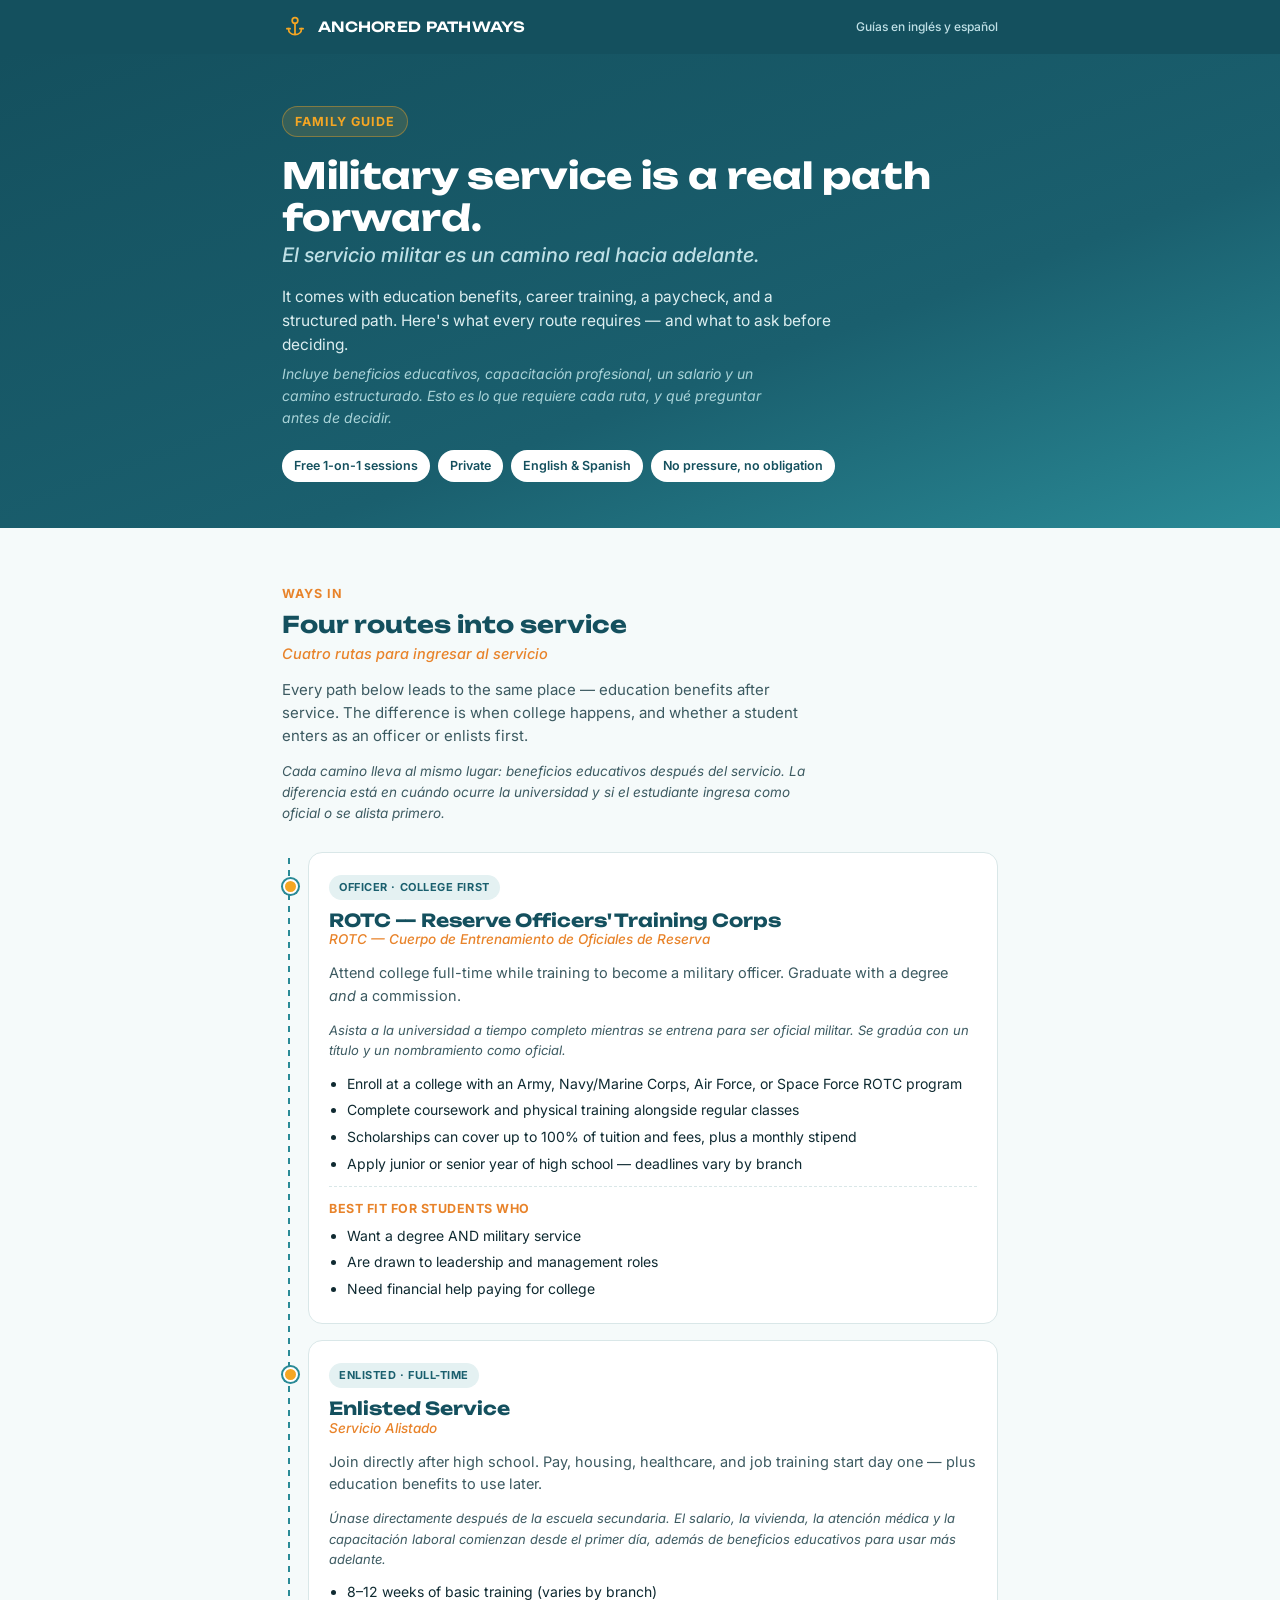
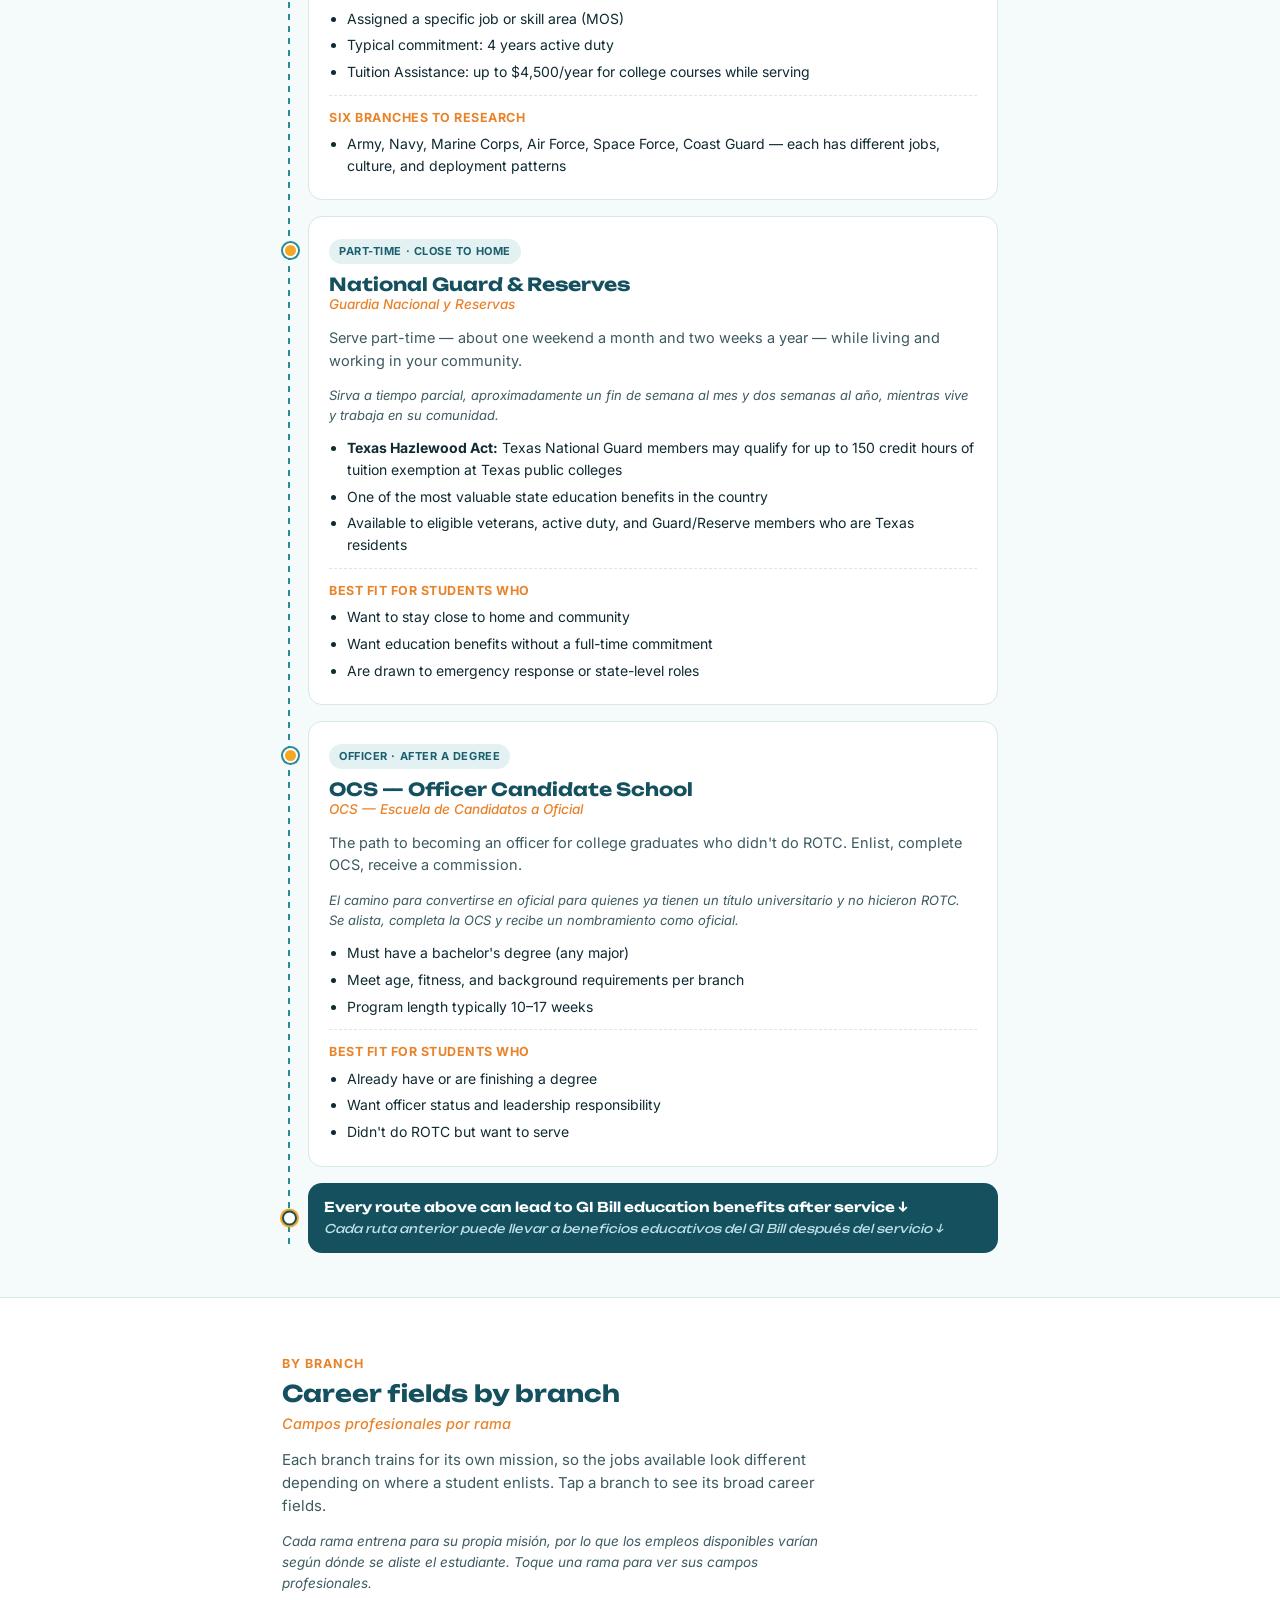
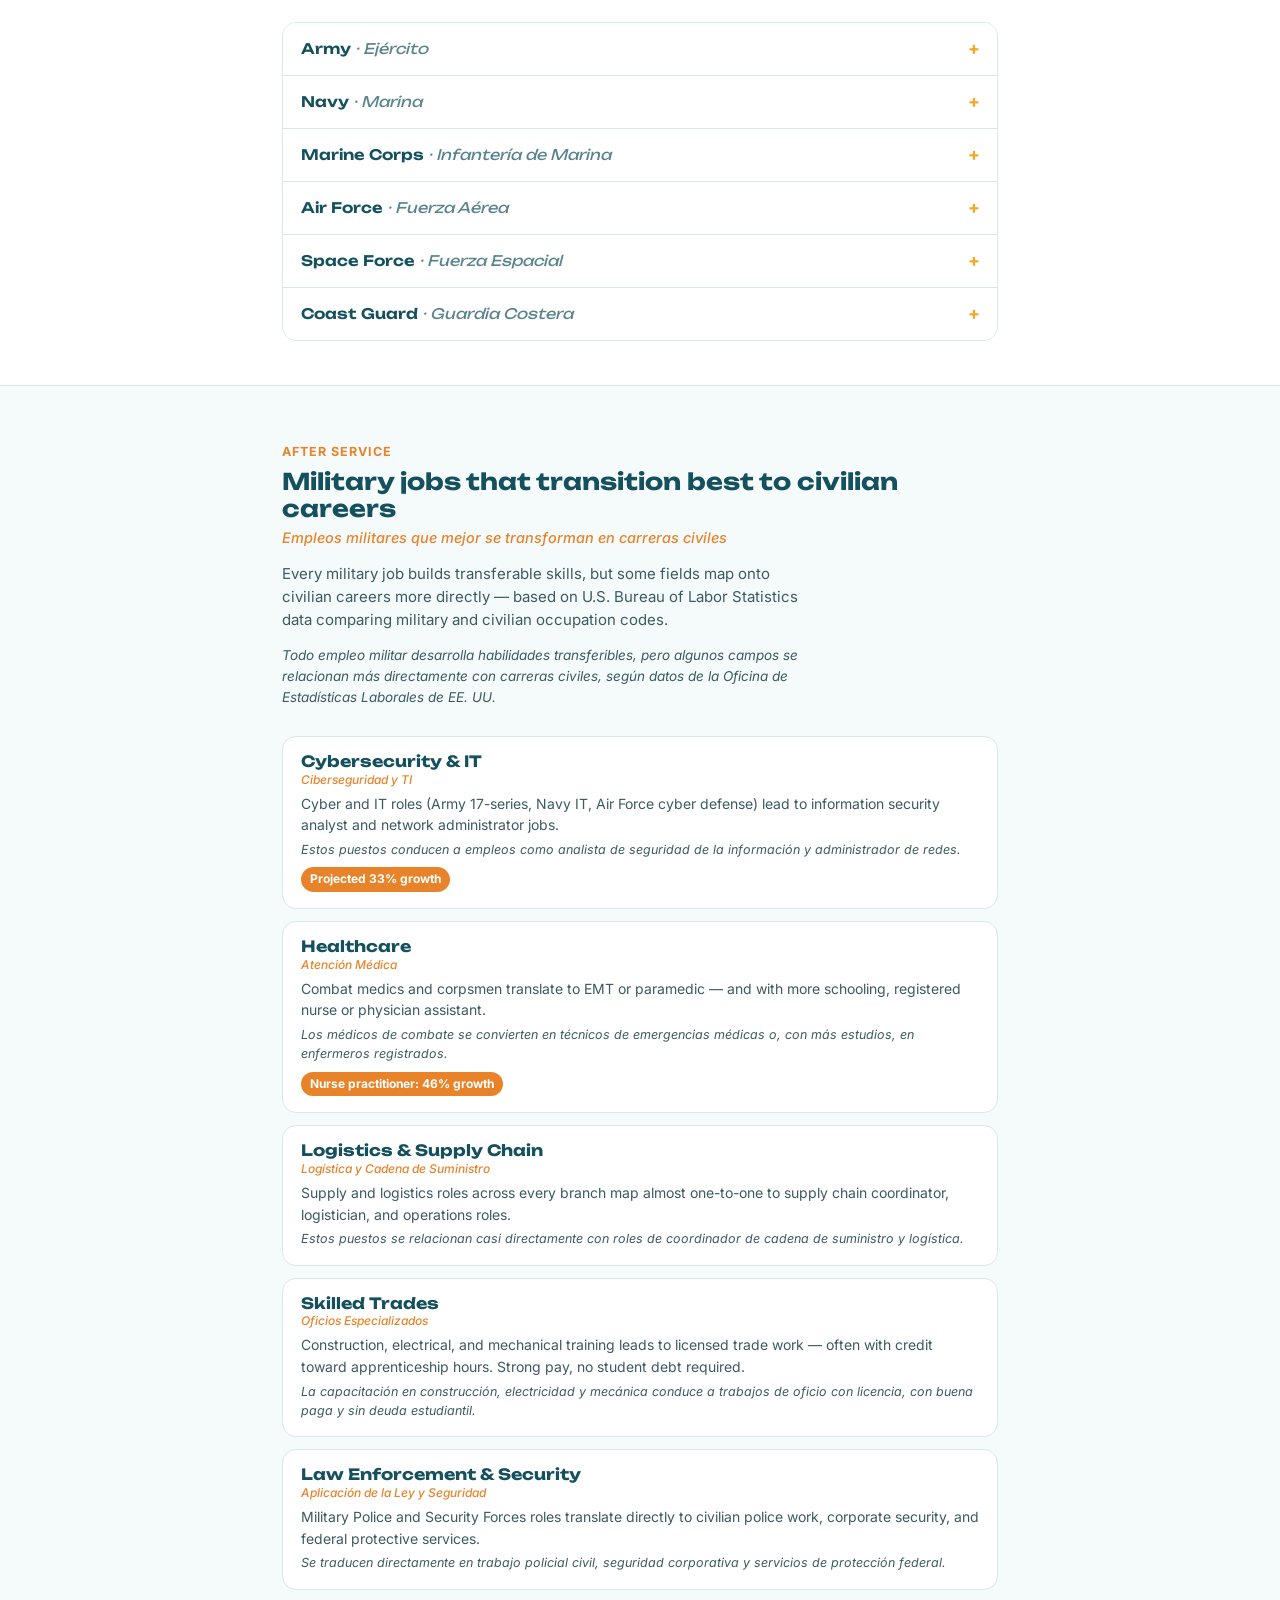
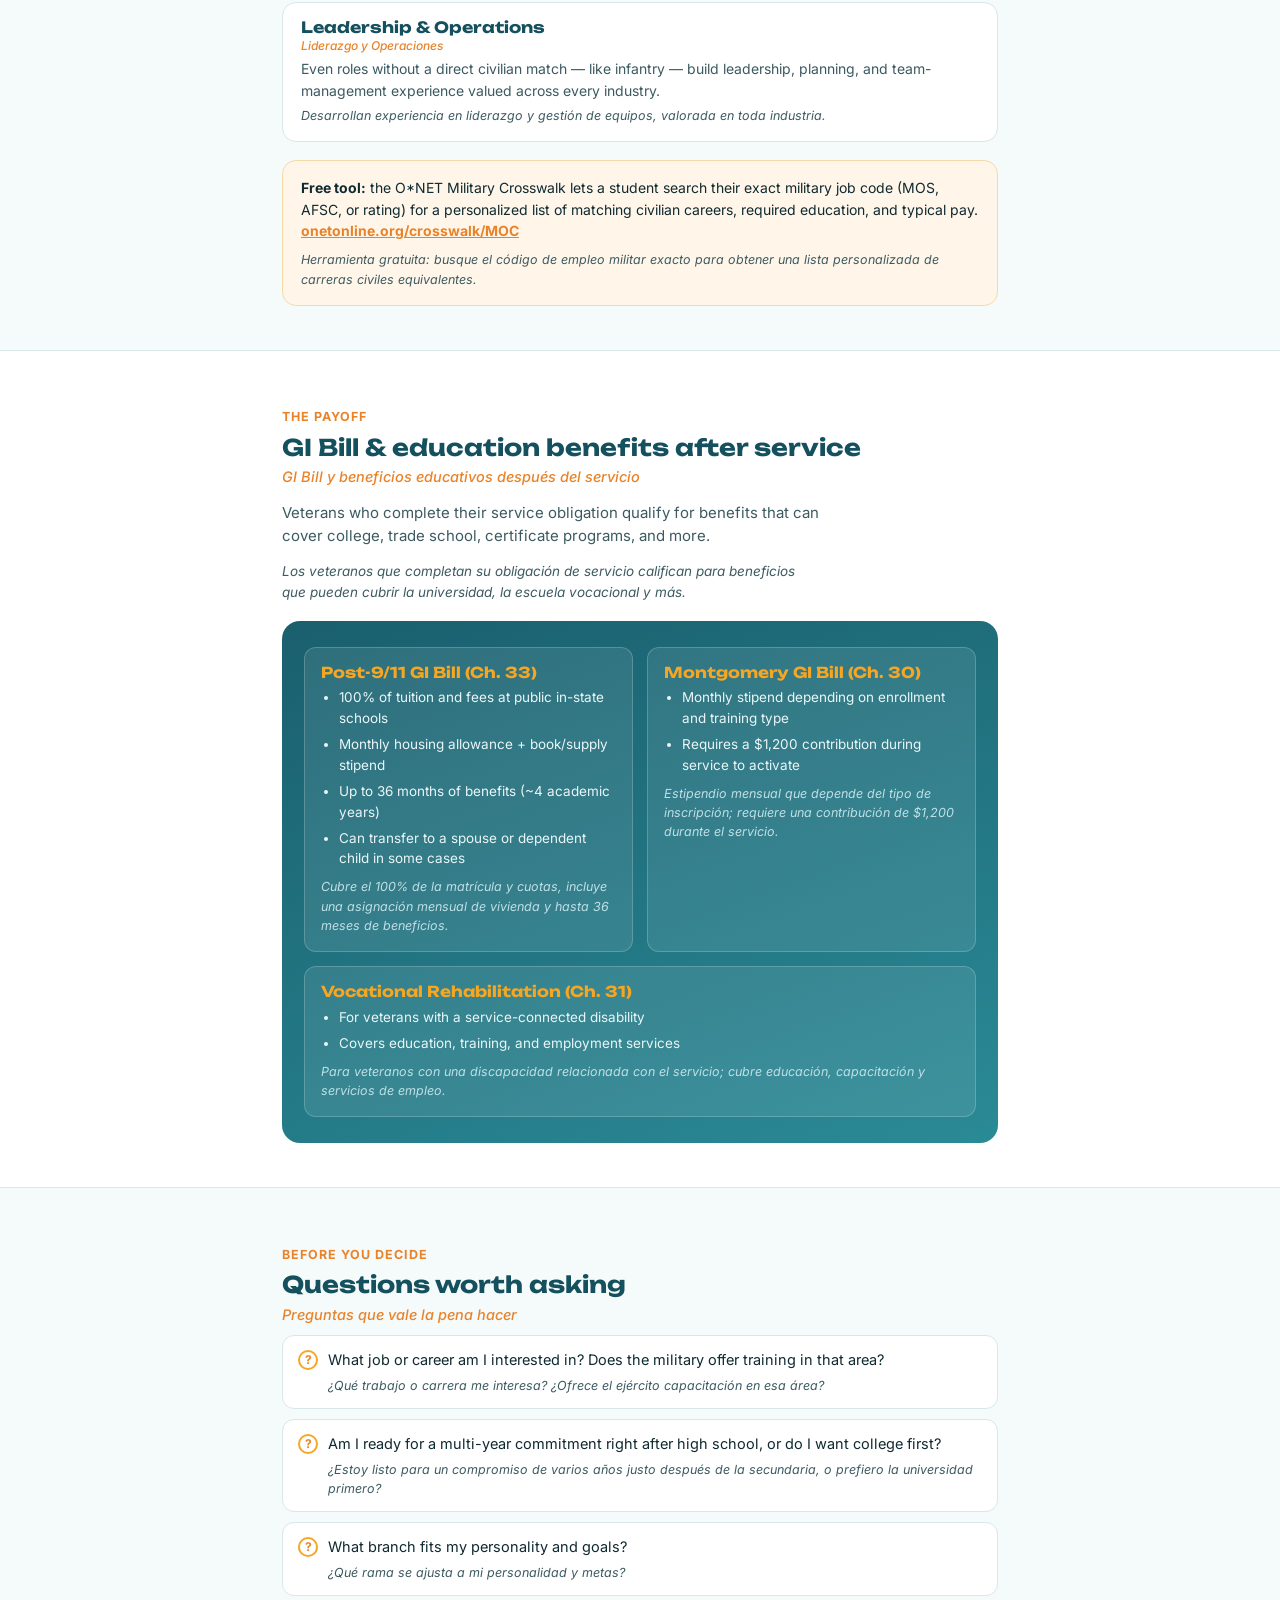
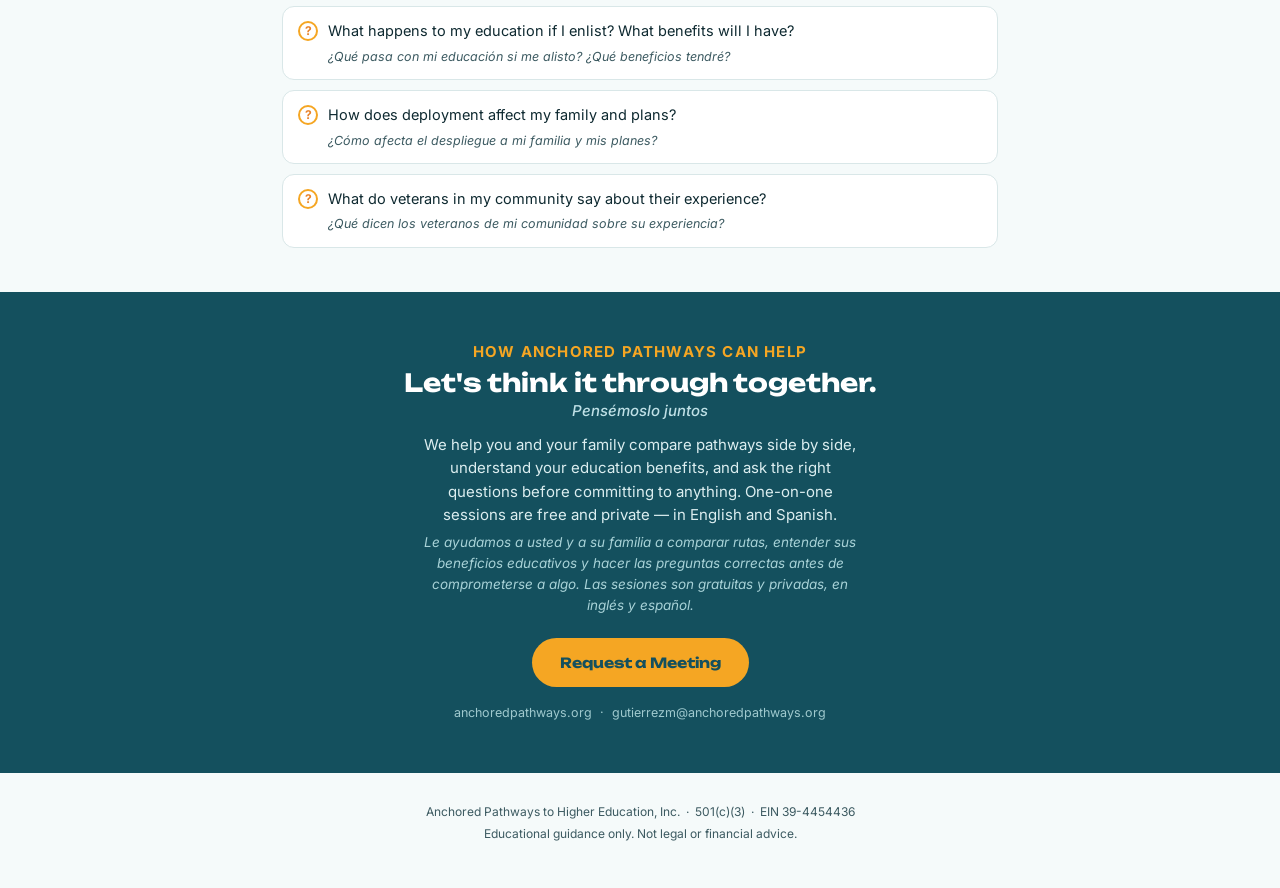
<file: military-career-pathways.html>
<!DOCTYPE html>
<html lang="en">
<head>
<meta charset="UTF-8">
<meta name="viewport" content="width=device-width, initial-scale=1.0">
<meta name="color-scheme" content="light only">
<meta name="supported-color-schemes" content="light">
<title>Military & Career Pathways — Anchored Pathways to Higher Education</title>
<meta name="description" content="A guide for students and families weighing military service as a postsecondary path — ROTC, enlistment, Guard & Reserve, OCS, and the education benefits that follow.">
<link rel="preconnect" href="https://fonts.googleapis.com">
<link rel="preconnect" href="https://fonts.gstatic.com" crossorigin>
<link href="https://fonts.googleapis.com/css2?family=Unbounded:wght@500;600;700;800&family=Inter:wght@400;500;600;700&display=swap" rel="stylesheet">
<style>
  :root{
    --teal-deep:#1A5F6E;
    --teal-navy:#14505E;
    --teal-mid:#2A8A96;
    --gold:#F5A623;
    --amber:#E8832A;
    --white:#FFFFFF;
    --ink:#0F2A31;
    --ink-soft:#3C5A61;
    --paper:#F5FAFA;
    --card:#FFFFFF;
    --line:#D9E7E8;
    --radius:14px;
  }
  *{box-sizing:border-box;}
  html{
    scroll-behavior:smooth;
    background:var(--paper);
    color-scheme:light;
  }
  body{
    margin:0;
    min-height:100dvh;
    background:var(--paper);
    color:var(--ink);
    font-family:'Inter',sans-serif;
    font-size:16px;
    line-height:1.55;
    -webkit-font-smoothing:antialiased;
    color-scheme:light;
  }
  h1,h2,h3,.display{
    font-family:'Unbounded',sans-serif;
    color:var(--teal-navy);
    line-height:1.15;
    margin:0;
  }
  a{color:var(--teal-deep);}
  .wrap{max-width:760px;margin:0 auto;padding:0 22px;}

  /* Top bar */
  .topbar{
    background:var(--teal-navy);
    color:var(--white);
    padding:14px 0;
  }
  .topbar .wrap{display:flex;align-items:center;justify-content:space-between;gap:12px;}
  .brand{display:flex;align-items:center;gap:10px;font-family:'Unbounded';font-weight:600;font-size:14px;letter-spacing:.02em;color:var(--white);text-decoration:none;}
  .brand-mark{width:26px;height:26px;flex:none;}
  .topbar .tag{font-size:12px;color:#BFE0E6;font-weight:500;}

  /* Hero */
  .hero{
    background:linear-gradient(160deg,var(--teal-navy) 0%,var(--teal-deep) 62%,var(--teal-mid) 100%);
    color:var(--white);
    padding:52px 0 46px;
    position:relative;
    overflow:hidden;
  }
  .hero .wrap{position:relative;z-index:2;}
  .eyebrow{
    display:inline-block;
    font-size:12.5px;
    font-weight:700;
    letter-spacing:.08em;
    text-transform:uppercase;
    color:var(--gold);
    background:rgba(245,166,35,.14);
    border:1px solid rgba(245,166,35,.4);
    padding:5px 12px;
    border-radius:100px;
    margin-bottom:18px;
  }
  .hero h1{font-size:30px;font-weight:700;margin-bottom:6px;color:var(--white);}
  .hero h1.es{font-size:17px;font-weight:500;font-style:italic;color:#BFE0E6;margin-bottom:18px;font-family:'Inter';}
  .hero p.lead{font-size:15.5px;color:#DCEEF0;max-width:56ch;margin:0 0 6px;}
  .hero p.lead.es{font-style:italic;color:#A9D3D8;font-size:14px;margin-bottom:22px;}
  .chip-row{display:flex;flex-wrap:wrap;gap:8px;}
  .chip{
    font-size:12.5px;font-weight:600;color:var(--teal-navy);
    background:var(--white);
    padding:6px 12px;border-radius:100px;
  }

  /* section framing */
  section{padding:44px 0;background:var(--paper);}
  section.alt{background:var(--white);border-top:1px solid var(--line);border-bottom:1px solid var(--line);}
  .kicker{
    font-size:12.5px;font-weight:700;letter-spacing:.08em;text-transform:uppercase;
    color:var(--amber);margin-bottom:8px;
  }
  h2{font-size:23px;font-weight:700;margin-bottom:8px;}
  h2.es{font-size:14.5px;font-weight:500;font-style:italic;color:var(--amber);font-family:'Inter';margin-bottom:12px;}
  .section-intro{color:var(--ink-soft);font-size:15px;max-width:60ch;margin-bottom:6px;}
  .section-intro.es{font-style:italic;font-size:13.5px;margin-bottom:28px;}

  /* Route track (signature element) */
  .track{position:relative;padding-left:26px;}
  .track::before{
    content:"";position:absolute;left:6px;top:6px;bottom:6px;width:2px;
    background:repeating-linear-gradient(to bottom,var(--teal-mid) 0,var(--teal-mid) 6px,transparent 6px,transparent 12px);
  }
  .route-card{
    position:relative;background:var(--card);border:1px solid var(--line);border-radius:var(--radius);
    padding:20px 20px 18px;margin-bottom:16px;
  }
  .route-card::before{
    content:"";position:absolute;left:-26px;top:26px;width:11px;height:11px;border-radius:50%;
    background:var(--gold);border:2px solid var(--white);box-shadow:0 0 0 2px var(--teal-mid);
  }
  .route-card:last-child{margin-bottom:0;}
  .route-badge{
    display:inline-block;font-size:11px;font-weight:700;letter-spacing:.05em;text-transform:uppercase;
    color:var(--teal-deep);background:#E4F1F2;padding:4px 10px;border-radius:100px;margin-bottom:10px;
  }
  .route-card h3{font-size:18px;margin-bottom:2px;}
  .route-card h3.es{font-size:13.5px;font-weight:500;font-style:italic;color:var(--amber);font-family:'Inter';margin-bottom:10px;}
  .route-card p.desc{color:var(--ink-soft);font-size:14.5px;margin-bottom:4px;}
  .route-card p.desc.es{font-style:italic;font-size:13px;margin-bottom:12px;}
  .route-card ul{margin:0;padding-left:18px;font-size:14px;color:var(--ink);}
  .route-card ul li{margin-bottom:5px;}
  .fit{margin-top:12px;padding-top:12px;border-top:1px dashed var(--line);}
  .fit p{font-size:12.5px;font-weight:700;text-transform:uppercase;letter-spacing:.04em;color:var(--amber);margin:0 0 6px;}
  .track-end{
    position:relative;margin-top:6px;padding:14px 16px;
    background:var(--teal-navy);color:var(--white);border-radius:var(--radius);
    font-family:'Unbounded';font-size:13.5px;font-weight:600;
  }
  .track-end::before{
    content:"";position:absolute;left:-26px;top:50%;transform:translateY(-50%);width:11px;height:11px;border-radius:50%;
    background:var(--white);border:2px solid var(--teal-navy);box-shadow:0 0 0 2px var(--gold);
  }

  /* Accordion (branches) */
  .accordion{border:1px solid var(--line);border-radius:var(--radius);overflow:hidden;}
  .acc-item{border-bottom:1px solid var(--line);}
  .acc-item:last-child{border-bottom:none;}
  .acc-head{
    width:100%;display:flex;align-items:center;justify-content:space-between;gap:12px;
    background:var(--card);border:none;padding:16px 18px;text-align:left;cursor:pointer;
    font-family:'Unbounded';font-size:14.5px;font-weight:600;color:var(--teal-navy);
  }
  .acc-head:hover{background:#F0F8F8;}
  .acc-head .arrow{transition:transform .2s ease;color:var(--gold);font-size:16px;flex:none;}
  .acc-item.open .acc-head .arrow{transform:rotate(45deg);}
  .acc-body{max-height:0;overflow:hidden;transition:max-height .25s ease;background:#FBFDFD;}
  .acc-item.open .acc-body{max-height:220px;}
  .acc-body-inner{padding:2px 18px 16px;font-size:14px;color:var(--ink-soft);}

  /* Skills table */
  .skill-card{
    background:var(--card);border:1px solid var(--line);border-radius:var(--radius);
    padding:16px 18px;margin-bottom:12px;
  }
  .skill-card h3{font-size:15.5px;margin-bottom:2px;color:var(--teal-navy);}
  .skill-card h3.es{font-size:12px;font-weight:500;font-style:italic;color:var(--amber);font-family:'Inter';margin-bottom:6px;}
  .skill-card p{margin:0;font-size:14px;color:var(--ink-soft);}
  .skill-card p.es{font-style:italic;font-size:12.5px;margin-top:4px;}
  .growth{
    display:inline-block;margin-top:8px;font-size:12px;font-weight:700;color:var(--white);
    background:var(--amber);padding:3px 9px;border-radius:100px;
  }
  .tool-box{
    margin-top:18px;padding:16px 18px;border-radius:var(--radius);
    background:#FFF6E9;border:1px solid #F5D9A8;font-size:14px;color:var(--ink);
  }
  .tool-box a{color:var(--amber);font-weight:700;}

  /* GI Bill highlight */
  .gi-wrap{
    background:linear-gradient(160deg,var(--teal-deep),var(--teal-mid));
    border-radius:18px;padding:26px 22px;color:var(--white);
  }
  .gi-wrap h2{color:var(--white);}
  .gi-wrap .section-intro{color:#DCEEF0;}
  .gi-grid{display:grid;gap:14px;}
  .gi-item{background:rgba(255,255,255,.09);border:1px solid rgba(255,255,255,.2);border-radius:12px;padding:16px 16px;}
  .gi-item h3{font-family:'Unbounded';font-size:15px;color:var(--gold);margin-bottom:6px;}
  .gi-item ul{margin:0;padding-left:18px;font-size:13.5px;color:#EAF6F7;}
  .gi-item ul li{margin-bottom:5px;}
  .gi-item p.es{font-style:italic;font-size:12.5px;color:#BFE0E6;margin:8px 0 0;}

  /* Questions checklist */
  .qlist{list-style:none;margin:0;padding:0;display:grid;gap:10px;}
  .qlist li{
    background:var(--card);border:1px solid var(--line);border-radius:12px;padding:13px 15px;font-size:14.5px;
  }
  .qlist li .qrow{display:flex;gap:10px;align-items:flex-start;}
  .qlist li p.es{margin:4px 0 0 30px;font-size:12.5px;font-style:italic;color:var(--ink-soft);}
  .qmark{
    flex:none;width:20px;height:20px;border-radius:50%;border:2px solid var(--gold);
    display:flex;align-items:center;justify-content:center;font-size:12px;font-weight:700;color:var(--amber);
    margin-top:1px;
  }

  /* CTA */
  .cta{
    background:var(--teal-navy);color:var(--white);text-align:center;padding:48px 0 44px;
  }
  .cta .kicker{color:var(--gold);}
  .cta h2{color:var(--white);font-size:25px;margin-bottom:4px;}
  .cta h2.es{font-size:15px;font-weight:500;font-style:italic;color:#BFE0E6;font-family:'Inter';margin-bottom:14px;}
  .cta p{color:#DCEEF0;font-size:15px;max-width:48ch;margin:0 auto 6px;}
  .cta p.es{font-style:italic;color:#A9D3D8;font-size:13.5px;margin:0 auto 22px;}
  .btn{
    display:inline-block;background:var(--gold);color:var(--teal-navy);font-family:'Unbounded';
    font-weight:700;font-size:14px;padding:14px 28px;border-radius:100px;text-decoration:none;
  }
  .btn:hover{background:#ffb745;}
  .cta .sub{margin-top:16px;font-size:12.5px;color:#9FC9CE;}

  footer{padding:26px 0 40px;text-align:center;font-size:12px;color:var(--ink-soft);background:var(--paper);}
  footer p{margin:4px 0;}

  @media(min-width:640px){
    .hero h1{font-size:36px;}
    .hero h1.es{font-size:20px;}
    .gi-grid{grid-template-columns:1fr 1fr;}
  }
</style>
</head>
<body>

<div class="topbar">
  <div class="wrap">
    <a class="brand" href="https://anchoredpathways.org">
      <svg class="brand-mark" viewBox="0 0 24 24" fill="none" xmlns="http://www.w3.org/2000/svg">
        <circle cx="12" cy="6" r="2.6" stroke="#F5A623" stroke-width="1.6"/>
        <path d="M12 8.6V19M12 19C8.5 19 6 16.8 6 13.5M12 19c3.5 0 6-2.2 6-5.5" stroke="#F5A623" stroke-width="1.6" stroke-linecap="round"/>
        <path d="M4.5 13.5H7.5M16.5 13.5H19.5" stroke="#F5A623" stroke-width="1.6" stroke-linecap="round"/>
      </svg>
      ANCHORED PATHWAYS
    </a>
    <span class="tag">Guías en inglés y español</span>
  </div>
</div>

<div class="hero">
  <div class="wrap">
    <span class="eyebrow">Family Guide</span>
    <h1>Military service is a real path forward.</h1>
    <h1 class="es">El servicio militar es un camino real hacia adelante.</h1>
    <p class="lead">It comes with education benefits, career training, a paycheck, and a structured path. Here's what every route requires — and what to ask before deciding.</p>
    <p class="lead es">Incluye beneficios educativos, capacitación profesional, un salario y un camino estructurado. Esto es lo que requiere cada ruta, y qué preguntar antes de decidir.</p>
    <div class="chip-row">
      <span class="chip">Free 1-on-1 sessions</span>
      <span class="chip">Private</span>
      <span class="chip">English &amp; Spanish</span>
      <span class="chip">No pressure, no obligation</span>
    </div>
  </div>
</div>

<section>
  <div class="wrap">
    <p class="kicker">Ways In</p>
    <h2>Four routes into service</h2>
    <h2 class="es">Cuatro rutas para ingresar al servicio</h2>
    <p class="section-intro">Every path below leads to the same place — education benefits after service. The difference is when college happens, and whether a student enters as an officer or enlists first.</p>
    <p class="section-intro es">Cada camino lleva al mismo lugar: beneficios educativos después del servicio. La diferencia está en cuándo ocurre la universidad y si el estudiante ingresa como oficial o se alista primero.</p>

    <div class="track">
      <div class="route-card">
        <span class="route-badge">Officer · College First</span>
        <h3>ROTC — Reserve Officers' Training Corps</h3>
        <h3 class="es">ROTC — Cuerpo de Entrenamiento de Oficiales de Reserva</h3>
        <p class="desc">Attend college full-time while training to become a military officer. Graduate with a degree <em>and</em> a commission.</p>
        <p class="desc es">Asista a la universidad a tiempo completo mientras se entrena para ser oficial militar. Se gradúa con un título y un nombramiento como oficial.</p>
        <ul>
          <li>Enroll at a college with an Army, Navy/Marine Corps, Air Force, or Space Force ROTC program</li>
          <li>Complete coursework and physical training alongside regular classes</li>
          <li>Scholarships can cover up to 100% of tuition and fees, plus a monthly stipend</li>
          <li>Apply junior or senior year of high school — deadlines vary by branch</li>
        </ul>
        <div class="fit">
          <p>Best fit for students who</p>
          <ul><li>Want a degree AND military service</li><li>Are drawn to leadership and management roles</li><li>Need financial help paying for college</li></ul>
        </div>
      </div>

      <div class="route-card">
        <span class="route-badge">Enlisted · Full-Time</span>
        <h3>Enlisted Service</h3>
        <h3 class="es">Servicio Alistado</h3>
        <p class="desc">Join directly after high school. Pay, housing, healthcare, and job training start day one — plus education benefits to use later.</p>
        <p class="desc es">Únase directamente después de la escuela secundaria. El salario, la vivienda, la atención médica y la capacitación laboral comienzan desde el primer día, además de beneficios educativos para usar más adelante.</p>
        <ul>
          <li>8–12 weeks of basic training (varies by branch)</li>
          <li>Assigned a specific job or skill area (MOS)</li>
          <li>Typical commitment: 4 years active duty</li>
          <li>Tuition Assistance: up to $4,500/year for college courses while serving</li>
        </ul>
        <div class="fit">
          <p>Six branches to research</p>
          <ul><li>Army, Navy, Marine Corps, Air Force, Space Force, Coast Guard — each has different jobs, culture, and deployment patterns</li></ul>
        </div>
      </div>

      <div class="route-card">
        <span class="route-badge">Part-Time · Close to Home</span>
        <h3>National Guard &amp; Reserves</h3>
        <h3 class="es">Guardia Nacional y Reservas</h3>
        <p class="desc">Serve part-time — about one weekend a month and two weeks a year — while living and working in your community.</p>
        <p class="desc es">Sirva a tiempo parcial, aproximadamente un fin de semana al mes y dos semanas al año, mientras vive y trabaja en su comunidad.</p>
        <ul>
          <li><strong>Texas Hazlewood Act:</strong> Texas National Guard members may qualify for up to 150 credit hours of tuition exemption at Texas public colleges</li>
          <li>One of the most valuable state education benefits in the country</li>
          <li>Available to eligible veterans, active duty, and Guard/Reserve members who are Texas residents</li>
        </ul>
        <div class="fit">
          <p>Best fit for students who</p>
          <ul><li>Want to stay close to home and community</li><li>Want education benefits without a full-time commitment</li><li>Are drawn to emergency response or state-level roles</li></ul>
        </div>
      </div>

      <div class="route-card">
        <span class="route-badge">Officer · After a Degree</span>
        <h3>OCS — Officer Candidate School</h3>
        <h3 class="es">OCS — Escuela de Candidatos a Oficial</h3>
        <p class="desc">The path to becoming an officer for college graduates who didn't do ROTC. Enlist, complete OCS, receive a commission.</p>
        <p class="desc es">El camino para convertirse en oficial para quienes ya tienen un título universitario y no hicieron ROTC. Se alista, completa la OCS y recibe un nombramiento como oficial.</p>
        <ul>
          <li>Must have a bachelor's degree (any major)</li>
          <li>Meet age, fitness, and background requirements per branch</li>
          <li>Program length typically 10–17 weeks</li>
        </ul>
        <div class="fit">
          <p>Best fit for students who</p>
          <ul><li>Already have or are finishing a degree</li><li>Want officer status and leadership responsibility</li><li>Didn't do ROTC but want to serve</li></ul>
        </div>
      </div>

      <div class="track-end">Every route above can lead to GI Bill education benefits after service ↓<br><span style="font-weight:400;font-style:italic;font-size:12px;color:#BFE0E6;">Cada ruta anterior puede llevar a beneficios educativos del GI Bill después del servicio ↓</span></div>
    </div>
  </div>
</section>

<section class="alt">
  <div class="wrap">
    <p class="kicker">By Branch</p>
    <h2>Career fields by branch</h2>
    <h2 class="es">Campos profesionales por rama</h2>
    <p class="section-intro">Each branch trains for its own mission, so the jobs available look different depending on where a student enlists. Tap a branch to see its broad career fields.</p>
    <p class="section-intro es">Cada rama entrena para su propia misión, por lo que los empleos disponibles varían según dónde se aliste el estudiante. Toque una rama para ver sus campos profesionales.</p>

    <div class="accordion" id="accordion">
      <div class="acc-item">
        <button class="acc-head"><span>Army <em style="font-weight:400;font-style:italic;opacity:.7;">· Ejército</em></span><span class="arrow">+</span></button>
        <div class="acc-body"><div class="acc-body-inner">Infantry &amp; combat arms, aviation, cyber &amp; signal, military police, intelligence, medical, engineering &amp; construction, logistics.</div></div>
      </div>
      <div class="acc-item">
        <button class="acc-head"><span>Navy <em style="font-weight:400;font-style:italic;opacity:.7;">· Marina</em></span><span class="arrow">+</span></button>
        <div class="acc-body"><div class="acc-body-inner">Naval aviation, nuclear power &amp; submarines, medical, cryptology &amp; intelligence, special warfare, logistics &amp; supply.</div></div>
      </div>
      <div class="acc-item">
        <button class="acc-head"><span>Marine Corps <em style="font-weight:400;font-style:italic;opacity:.7;">· Infantería de Marina</em></span><span class="arrow">+</span></button>
        <div class="acc-body"><div class="acc-body-inner">Infantry, intelligence &amp; communications, aviation maintenance, logistics, military police, combat engineering.</div></div>
      </div>
      <div class="acc-item">
        <button class="acc-head"><span>Air Force <em style="font-weight:400;font-style:italic;opacity:.7;">· Fuerza Aérea</em></span><span class="arrow">+</span></button>
        <div class="acc-body"><div class="acc-body-inner">Aviation &amp; flight, cyber &amp; intelligence, maintenance &amp; repair, healthcare, science &amp; engineering, security forces.</div></div>
      </div>
      <div class="acc-item">
        <button class="acc-head"><span>Space Force <em style="font-weight:400;font-style:italic;opacity:.7;">· Fuerza Espacial</em></span><span class="arrow">+</span></button>
        <div class="acc-body"><div class="acc-body-inner">Space operations, intelligence, cyber operations, engineering, acquisitions &amp; contracting. Newest branch — highly technical and officer-heavy.</div></div>
      </div>
      <div class="acc-item">
        <button class="acc-head"><span>Coast Guard <em style="font-weight:400;font-style:italic;opacity:.7;">· Guardia Costera</em></span><span class="arrow">+</span></button>
        <div class="acc-body"><div class="acc-body-inner">Deck &amp; weapons, engineering, aviation, maritime law enforcement &amp; search and rescue, administration &amp; science.</div></div>
      </div>
    </div>
  </div>
</section>

<section>
  <div class="wrap">
    <p class="kicker">After Service</p>
    <h2>Military jobs that transition best to civilian careers</h2>
    <h2 class="es">Empleos militares que mejor se transforman en carreras civiles</h2>
    <p class="section-intro">Every military job builds transferable skills, but some fields map onto civilian careers more directly — based on U.S. Bureau of Labor Statistics data comparing military and civilian occupation codes.</p>
    <p class="section-intro es">Todo empleo militar desarrolla habilidades transferibles, pero algunos campos se relacionan más directamente con carreras civiles, según datos de la Oficina de Estadísticas Laborales de EE. UU.</p>

    <div class="skill-card">
      <h3>Cybersecurity &amp; IT</h3>
      <h3 class="es">Ciberseguridad y TI</h3>
      <p>Cyber and IT roles (Army 17-series, Navy IT, Air Force cyber defense) lead to information security analyst and network administrator jobs.</p>
      <p class="es">Estos puestos conducen a empleos como analista de seguridad de la información y administrador de redes.</p>
      <span class="growth">Projected 33% growth</span>
    </div>
    <div class="skill-card">
      <h3>Healthcare</h3>
      <h3 class="es">Atención Médica</h3>
      <p>Combat medics and corpsmen translate to EMT or paramedic — and with more schooling, registered nurse or physician assistant.</p>
      <p class="es">Los médicos de combate se convierten en técnicos de emergencias médicas o, con más estudios, en enfermeros registrados.</p>
      <span class="growth">Nurse practitioner: 46% growth</span>
    </div>
    <div class="skill-card">
      <h3>Logistics &amp; Supply Chain</h3>
      <h3 class="es">Logística y Cadena de Suministro</h3>
      <p>Supply and logistics roles across every branch map almost one-to-one to supply chain coordinator, logistician, and operations roles.</p>
      <p class="es">Estos puestos se relacionan casi directamente con roles de coordinador de cadena de suministro y logística.</p>
    </div>
    <div class="skill-card">
      <h3>Skilled Trades</h3>
      <h3 class="es">Oficios Especializados</h3>
      <p>Construction, electrical, and mechanical training leads to licensed trade work — often with credit toward apprenticeship hours. Strong pay, no student debt required.</p>
      <p class="es">La capacitación en construcción, electricidad y mecánica conduce a trabajos de oficio con licencia, con buena paga y sin deuda estudiantil.</p>
    </div>
    <div class="skill-card">
      <h3>Law Enforcement &amp; Security</h3>
      <h3 class="es">Aplicación de la Ley y Seguridad</h3>
      <p>Military Police and Security Forces roles translate directly to civilian police work, corporate security, and federal protective services.</p>
      <p class="es">Se traducen directamente en trabajo policial civil, seguridad corporativa y servicios de protección federal.</p>
    </div>
    <div class="skill-card">
      <h3>Leadership &amp; Operations</h3>
      <h3 class="es">Liderazgo y Operaciones</h3>
      <p>Even roles without a direct civilian match — like infantry — build leadership, planning, and team-management experience valued across every industry.</p>
      <p class="es">Desarrollan experiencia en liderazgo y gestión de equipos, valorada en toda industria.</p>
    </div>

    <div class="tool-box">
      <strong>Free tool:</strong> the O*NET Military Crosswalk lets a student search their exact military job code (MOS, AFSC, or rating) for a personalized list of matching civilian careers, required education, and typical pay. <a href="https://www.onetonline.org/crosswalk/MOC" target="_blank" rel="noopener">onetonline.org/crosswalk/MOC</a>
      <p style="margin:8px 0 0;font-style:italic;font-size:12.5px;color:var(--ink-soft);">Herramienta gratuita: busque el código de empleo militar exacto para obtener una lista personalizada de carreras civiles equivalentes.</p>
    </div>
  </div>
</section>

<section class="alt">
  <div class="wrap">
    <p class="kicker">The Payoff</p>
    <h2>GI Bill &amp; education benefits after service</h2>
    <h2 class="es">GI Bill y beneficios educativos después del servicio</h2>
    <p class="section-intro" style="margin-bottom:2px;">Veterans who complete their service obligation qualify for benefits that can cover college, trade school, certificate programs, and more.</p>
    <p class="section-intro es" style="margin-bottom:18px;">Los veteranos que completan su obligación de servicio califican para beneficios que pueden cubrir la universidad, la escuela vocacional y más.</p>

    <div class="gi-wrap">
      <div class="gi-grid">
        <div class="gi-item">
          <h3>Post-9/11 GI Bill (Ch. 33)</h3>
          <ul>
            <li>100% of tuition and fees at public in-state schools</li>
            <li>Monthly housing allowance + book/supply stipend</li>
            <li>Up to 36 months of benefits (~4 academic years)</li>
            <li>Can transfer to a spouse or dependent child in some cases</li>
          </ul>
          <p class="es">Cubre el 100% de la matrícula y cuotas, incluye una asignación mensual de vivienda y hasta 36 meses de beneficios.</p>
        </div>
        <div class="gi-item">
          <h3>Montgomery GI Bill (Ch. 30)</h3>
          <ul>
            <li>Monthly stipend depending on enrollment and training type</li>
            <li>Requires a $1,200 contribution during service to activate</li>
          </ul>
          <p class="es">Estipendio mensual que depende del tipo de inscripción; requiere una contribución de $1,200 durante el servicio.</p>
        </div>
        <div class="gi-item" style="grid-column:1/-1;">
          <h3>Vocational Rehabilitation (Ch. 31)</h3>
          <ul>
            <li>For veterans with a service-connected disability</li>
            <li>Covers education, training, and employment services</li>
          </ul>
          <p class="es">Para veteranos con una discapacidad relacionada con el servicio; cubre educación, capacitación y servicios de empleo.</p>
        </div>
      </div>
    </div>
  </div>
</section>

<section>
  <div class="wrap">
    <p class="kicker">Before You Decide</p>
    <h2>Questions worth asking</h2>
    <h2 class="es">Preguntas que vale la pena hacer</h2>
    <ul class="qlist">
      <li><div class="qrow"><span class="qmark">?</span>What job or career am I interested in? Does the military offer training in that area?</div><p class="es">¿Qué trabajo o carrera me interesa? ¿Ofrece el ejército capacitación en esa área?</p></li>
      <li><div class="qrow"><span class="qmark">?</span>Am I ready for a multi-year commitment right after high school, or do I want college first?</div><p class="es">¿Estoy listo para un compromiso de varios años justo después de la secundaria, o prefiero la universidad primero?</p></li>
      <li><div class="qrow"><span class="qmark">?</span>What branch fits my personality and goals?</div><p class="es">¿Qué rama se ajusta a mi personalidad y metas?</p></li>
      <li><div class="qrow"><span class="qmark">?</span>What happens to my education if I enlist? What benefits will I have?</div><p class="es">¿Qué pasa con mi educación si me alisto? ¿Qué beneficios tendré?</p></li>
      <li><div class="qrow"><span class="qmark">?</span>How does deployment affect my family and plans?</div><p class="es">¿Cómo afecta el despliegue a mi familia y mis planes?</p></li>
      <li><div class="qrow"><span class="qmark">?</span>What do veterans in my community say about their experience?</div><p class="es">¿Qué dicen los veteranos de mi comunidad sobre su experiencia?</p></li>
    </ul>
  </div>
</section>

<div class="cta">
  <div class="wrap">
    <p class="kicker">How Anchored Pathways Can Help</p>
    <h2>Let's think it through together.</h2>
    <h2 class="es">Pensémoslo juntos</h2>
    <p>We help you and your family compare pathways side by side, understand your education benefits, and ask the right questions before committing to anything. One-on-one sessions are free and private — in English and Spanish.</p>
    <p class="es">Le ayudamos a usted y a su familia a comparar rutas, entender sus beneficios educativos y hacer las preguntas correctas antes de comprometerse a algo. Las sesiones son gratuitas y privadas, en inglés y español.</p>
    <a class="btn" href="https://anchoredpathways.org" target="_blank" rel="noopener">Request a Meeting</a>
    <p class="sub">anchoredpathways.org &nbsp;·&nbsp; gutierrezm@anchoredpathways.org</p>
  </div>
</div>

<footer>
  <div class="wrap">
    <p>Anchored Pathways to Higher Education, Inc. &nbsp;·&nbsp; 501(c)(3) &nbsp;·&nbsp; EIN 39-4454436</p>
    <p>Educational guidance only. Not legal or financial advice.</p>
  </div>
</footer>

<script>
  document.querySelectorAll('.acc-head').forEach(function(btn){
    btn.addEventListener('click', function(){
      var item = btn.closest('.acc-item');
      var wasOpen = item.classList.contains('open');
      document.querySelectorAll('.acc-item').forEach(function(i){ i.classList.remove('open'); });
      if(!wasOpen){ item.classList.add('open'); }
    });
  });
</script>

</body>
</html>
</file>
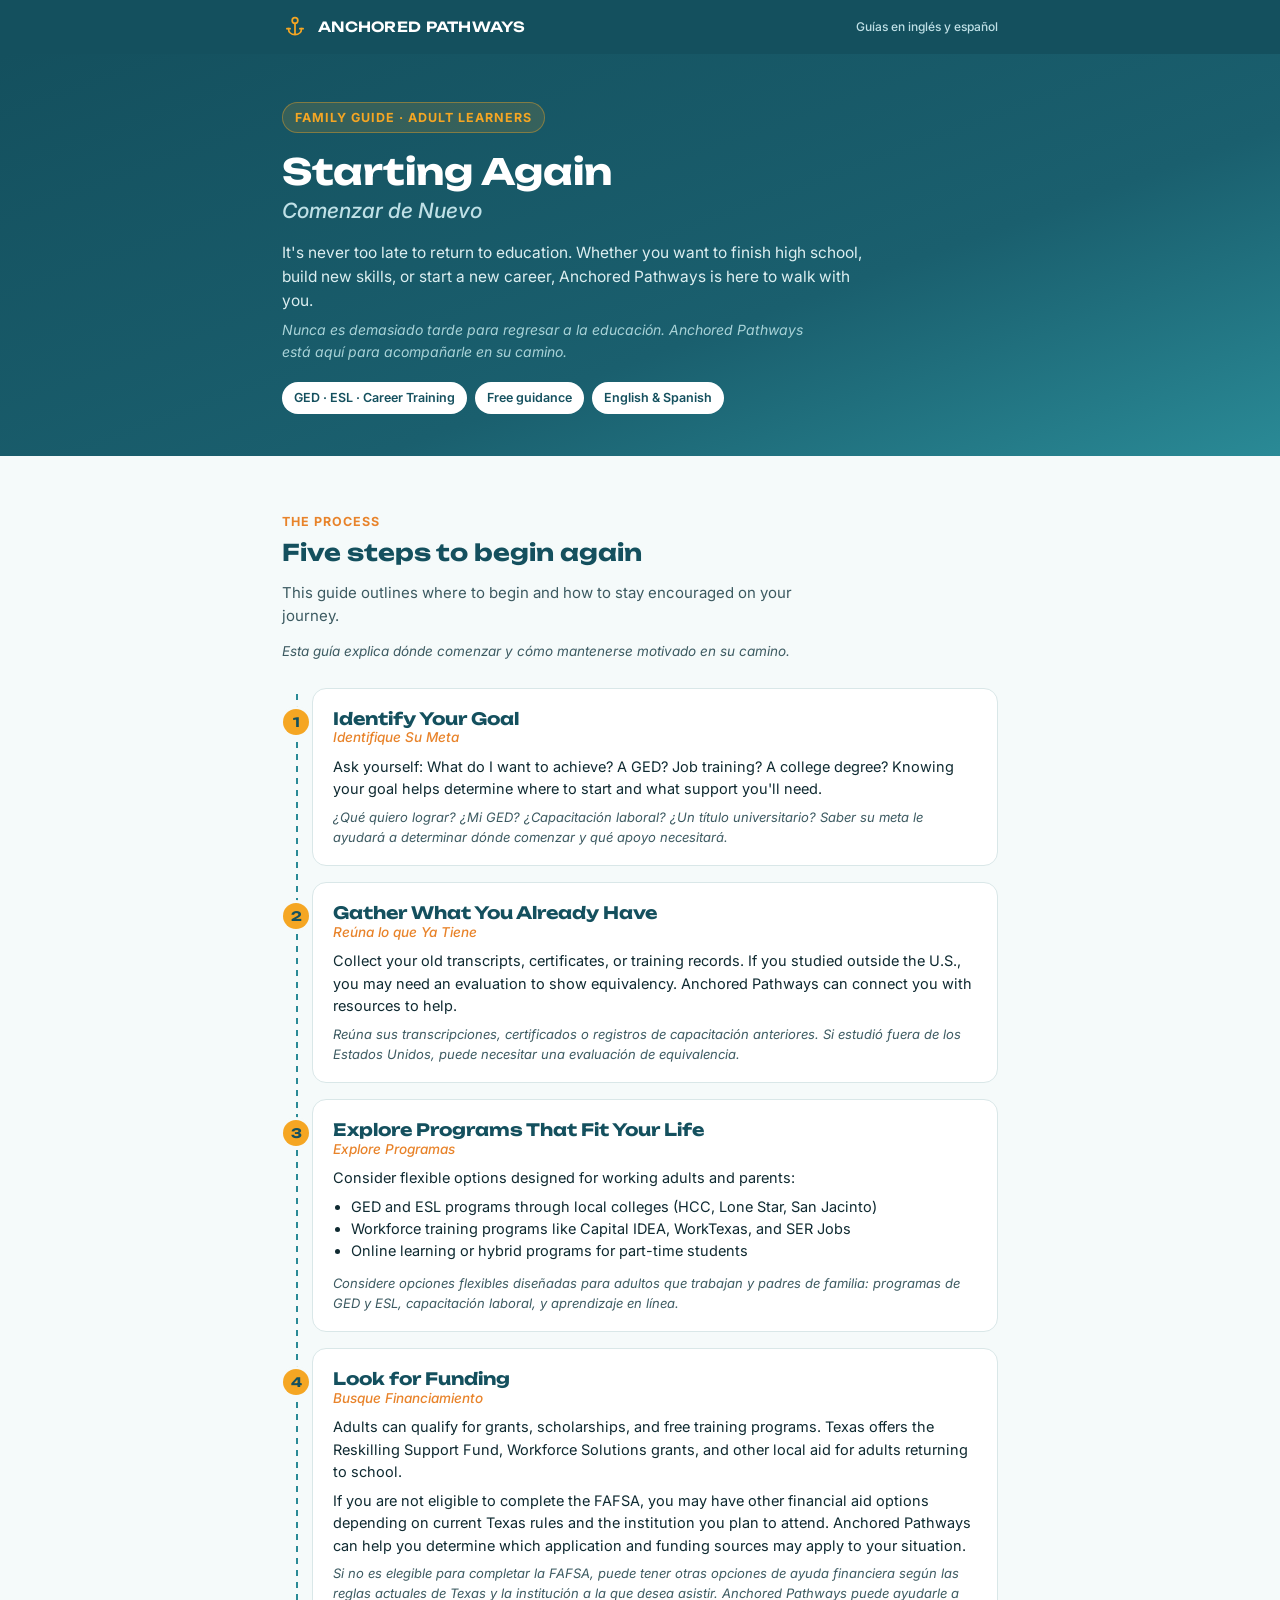
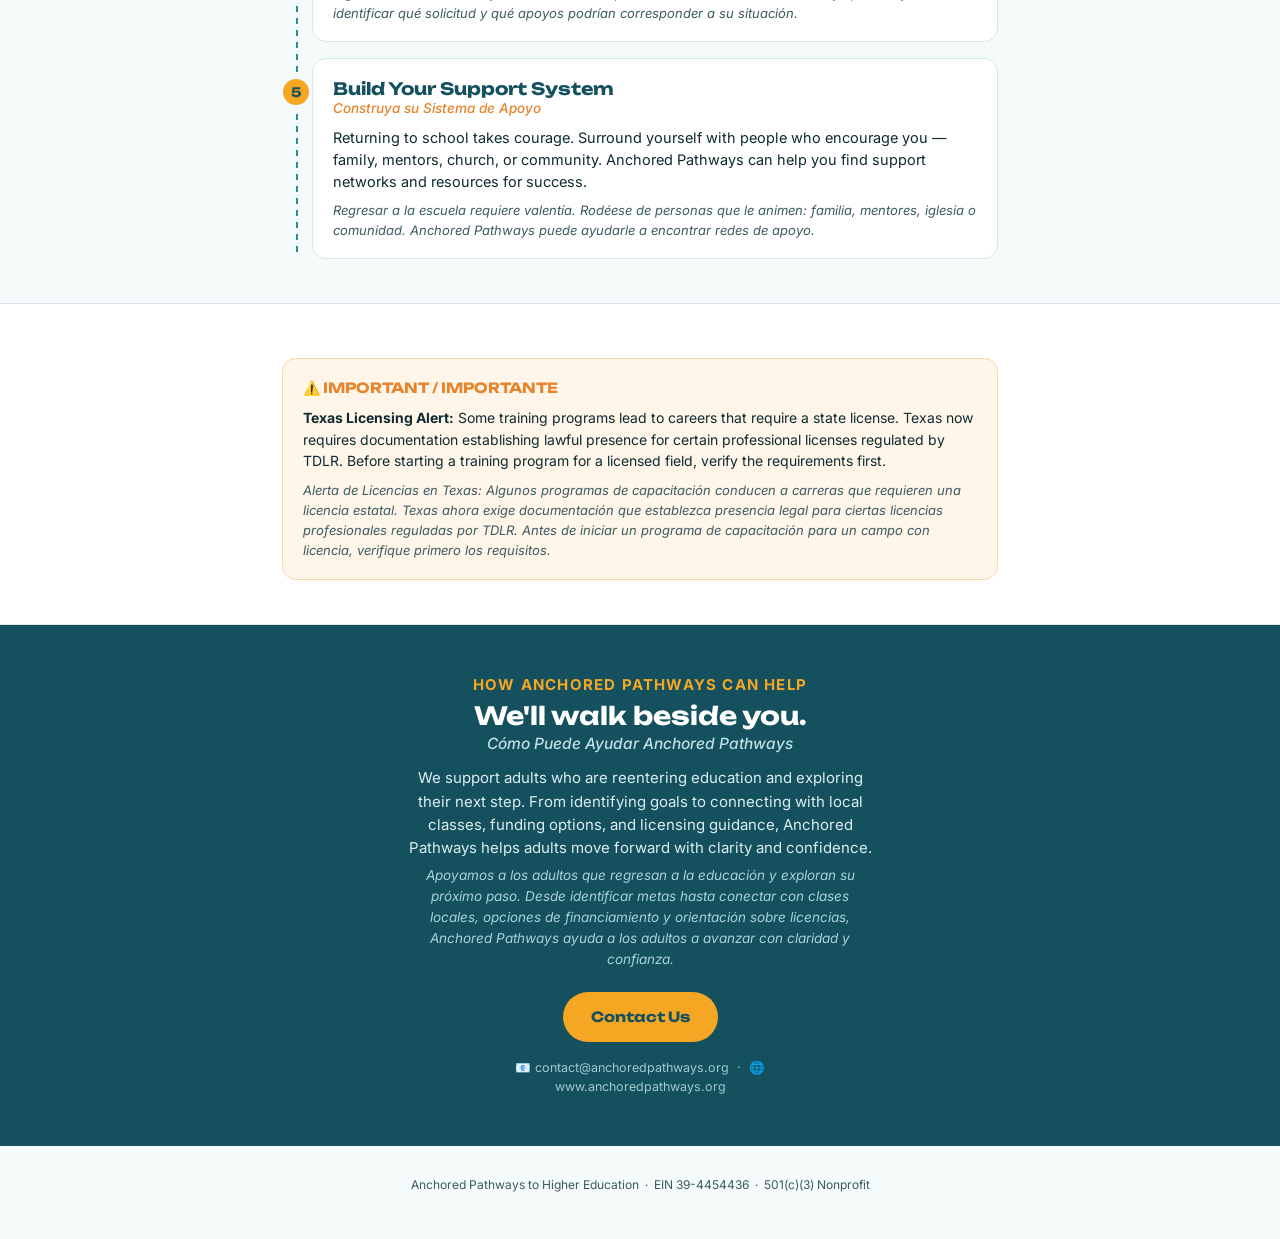
<file: starting-again-adult-learners.html>
<!DOCTYPE html>
<html lang="en">
<head>
<meta charset="UTF-8">
<meta name="viewport" content="width=device-width, initial-scale=1.0">
<meta name="color-scheme" content="light only">
<meta name="supported-color-schemes" content="light">
<title>Starting Again: A Guide for Adult Learners — Anchored Pathways</title>
<meta name="description" content="A step-by-step guide for adults returning to education — GED, ESL, career training, and college — in English and Spanish.">
<link rel="preconnect" href="https://fonts.googleapis.com">
<link rel="preconnect" href="https://fonts.gstatic.com" crossorigin>
<link href="https://fonts.googleapis.com/css2?family=Unbounded:wght@500;600;700;800&family=Inter:wght@400;500;600;700&display=swap" rel="stylesheet">
<style>
  :root{
    --teal-deep:#1A5F6E; --teal-navy:#14505E; --teal-mid:#2A8A96;
    --gold:#F5A623; --amber:#E8832A; --white:#FFFFFF;
    --ink:#0F2A31; --ink-soft:#3C5A61; --paper:#F5FAFA; --card:#FFFFFF; --line:#D9E7E8;
    --radius:14px;
  }
  *{box-sizing:border-box;}
  html{scroll-behavior:smooth;background:var(--paper);color-scheme:light;}
  body{margin:0;min-height:100dvh;background:var(--paper);color:var(--ink);font-family:'Inter',sans-serif;font-size:16px;line-height:1.55;-webkit-font-smoothing:antialiased;color-scheme:light;}
  h1,h2,h3{font-family:'Unbounded',sans-serif;color:var(--teal-navy);line-height:1.15;margin:0;}
  a{color:var(--teal-deep);}
  .wrap{max-width:760px;margin:0 auto;padding:0 22px;}

  .topbar{background:var(--teal-navy);color:var(--white);padding:14px 0;}
  .topbar .wrap{display:flex;align-items:center;justify-content:space-between;gap:12px;}
  .brand{display:flex;align-items:center;gap:10px;font-family:'Unbounded';font-weight:600;font-size:14px;letter-spacing:.02em;color:var(--white);text-decoration:none;}
  .brand-mark{width:26px;height:26px;flex:none;}
  .topbar .tag{font-size:12px;color:#BFE0E6;font-weight:500;}

  .hero{background:linear-gradient(160deg,var(--teal-navy) 0%,var(--teal-deep) 62%,var(--teal-mid) 100%);color:var(--white);padding:48px 0 42px;}
  .eyebrow{display:inline-block;font-size:12.5px;font-weight:700;letter-spacing:.08em;text-transform:uppercase;color:var(--gold);background:rgba(245,166,35,.14);border:1px solid rgba(245,166,35,.4);padding:5px 12px;border-radius:100px;margin-bottom:18px;}
  .hero h1{font-size:30px;font-weight:700;margin-bottom:6px;color:var(--white);}
  .hero h1.es{font-size:18px;font-weight:500;font-style:italic;color:#BFE0E6;margin-bottom:18px;font-family:'Inter';}
  .hero p.lead{font-size:15.5px;color:#DCEEF0;max-width:58ch;margin:0 0 6px;}
  .hero p.lead.es{font-style:italic;color:#A9D3D8;font-size:14px;margin-bottom:20px;}
  .chip-row{display:flex;flex-wrap:wrap;gap:8px;}
  .chip{font-size:12.5px;font-weight:600;color:var(--teal-navy);background:var(--white);padding:6px 12px;border-radius:100px;}

  section{padding:44px 0;background:var(--paper);}
  section.alt{background:var(--white);border-top:1px solid var(--line);border-bottom:1px solid var(--line);}
  .kicker{font-size:12.5px;font-weight:700;letter-spacing:.08em;text-transform:uppercase;color:var(--amber);margin-bottom:8px;}
  h2{font-size:23px;font-weight:700;margin-bottom:8px;}
  .section-intro{color:var(--ink-soft);font-size:15px;max-width:60ch;margin-bottom:10px;}
  .section-intro.es{font-style:italic;font-size:13.5px;margin-bottom:26px;}

  .track{position:relative;padding-left:30px;}
  .track::before{content:"";position:absolute;left:14px;top:6px;bottom:6px;width:2px;background:repeating-linear-gradient(to bottom,var(--teal-mid) 0,var(--teal-mid) 6px,transparent 6px,transparent 12px);}
  .step-card{position:relative;background:var(--card);border:1px solid var(--line);border-radius:var(--radius);padding:20px 20px 18px;margin-bottom:16px;}
  .step-card:last-child{margin-bottom:0;}
  .step-num{position:absolute;left:-30px;top:20px;width:26px;height:26px;border-radius:50%;background:var(--gold);color:var(--teal-navy);font-family:'Unbounded';font-weight:700;font-size:13px;display:flex;align-items:center;justify-content:center;box-shadow:0 0 0 3px var(--paper);}
  .step-card h3{font-size:17px;margin-bottom:2px;}
  .step-card h3.es{font-size:13.5px;font-weight:500;font-style:italic;color:var(--amber);font-family:'Inter';margin-bottom:10px;}
  .step-card p.en{color:var(--ink);font-size:14.5px;margin:0 0 6px;}
  .step-card p.es{color:var(--ink-soft);font-size:13px;font-style:italic;margin:0;}

  .alert{background:#FFF6E9;border:1px solid #F5D9A8;border-radius:var(--radius);padding:18px 20px;margin-top:10px;}
  .alert .a-head{display:flex;align-items:center;gap:8px;margin-bottom:8px;}
  .alert .a-head span{font-family:'Unbounded';font-weight:700;font-size:14px;color:var(--amber);}
  .alert p{font-size:14px;color:var(--ink);margin:0 0 8px;}
  .alert p.es{font-style:italic;color:var(--ink-soft);font-size:13px;margin:0;}

  .cta{background:var(--teal-navy);color:var(--white);text-align:center;padding:48px 0 44px;}
  .cta .kicker{color:var(--gold);}
  .cta h2{color:var(--white);font-size:25px;margin-bottom:4px;}
  .cta h2.es{font-size:15.5px;font-weight:500;font-style:italic;color:#BFE0E6;font-family:'Inter';margin-bottom:14px;}
  .cta p{color:#DCEEF0;font-size:15px;max-width:52ch;margin:0 auto 6px;}
  .cta p.es{font-style:italic;color:#A9D3D8;font-size:13.5px;margin:0 auto 22px;}
  .btn{display:inline-block;background:var(--gold);color:var(--teal-navy);font-family:'Unbounded';font-weight:700;font-size:14px;padding:14px 28px;border-radius:100px;text-decoration:none;}
  .btn:hover{background:#ffb745;}
  .cta .sub{margin-top:16px;font-size:12.5px;color:#9FC9CE;}

  footer{padding:26px 0 40px;text-align:center;font-size:12px;color:var(--ink-soft);background:var(--paper);}
  footer p{margin:4px 0;}
  @media(min-width:640px){.hero h1{font-size:36px;}.hero h1.es{font-size:21px;}}
</style>
</head>
<body>

<div class="topbar">
  <div class="wrap">
    <a class="brand" href="https://anchoredpathways.org">
      <svg class="brand-mark" viewBox="0 0 24 24" fill="none" xmlns="http://www.w3.org/2000/svg">
        <circle cx="12" cy="6" r="2.6" stroke="#F5A623" stroke-width="1.6"/>
        <path d="M12 8.6V19M12 19C8.5 19 6 16.8 6 13.5M12 19c3.5 0 6-2.2 6-5.5" stroke="#F5A623" stroke-width="1.6" stroke-linecap="round"/>
        <path d="M4.5 13.5H7.5M16.5 13.5H19.5" stroke="#F5A623" stroke-width="1.6" stroke-linecap="round"/>
      </svg>
      ANCHORED PATHWAYS
    </a>
    <span class="tag">Guías en inglés y español</span>
  </div>
</div>

<div class="hero">
  <div class="wrap">
    <span class="eyebrow">Family Guide · Adult Learners</span>
    <h1>Starting Again</h1>
    <h1 class="es">Comenzar de Nuevo</h1>
    <p class="lead">It's never too late to return to education. Whether you want to finish high school, build new skills, or start a new career, Anchored Pathways is here to walk with you.</p>
    <p class="lead es">Nunca es demasiado tarde para regresar a la educación. Anchored Pathways está aquí para acompañarle en su camino.</p>
    <div class="chip-row">
      <span class="chip">GED · ESL · Career Training</span>
      <span class="chip">Free guidance</span>
      <span class="chip">English &amp; Spanish</span>
    </div>
  </div>
</div>

<section>
  <div class="wrap">
    <p class="kicker">The Process</p>
    <h2>Five steps to begin again</h2>
    <p class="section-intro">This guide outlines where to begin and how to stay encouraged on your journey.</p>
    <p class="section-intro es">Esta guía explica dónde comenzar y cómo mantenerse motivado en su camino.</p>

    <div class="track">
      <div class="step-card">
        <div class="step-num">1</div>
        <h3>Identify Your Goal</h3>
        <h3 class="es">Identifique Su Meta</h3>
        <p class="en">Ask yourself: What do I want to achieve? A GED? Job training? A college degree? Knowing your goal helps determine where to start and what support you'll need.</p>
        <p class="es">¿Qué quiero lograr? ¿Mi GED? ¿Capacitación laboral? ¿Un título universitario? Saber su meta le ayudará a determinar dónde comenzar y qué apoyo necesitará.</p>
      </div>

      <div class="step-card">
        <div class="step-num">2</div>
        <h3>Gather What You Already Have</h3>
        <h3 class="es">Reúna lo que Ya Tiene</h3>
        <p class="en">Collect your old transcripts, certificates, or training records. If you studied outside the U.S., you may need an evaluation to show equivalency. Anchored Pathways can connect you with resources to help.</p>
        <p class="es">Reúna sus transcripciones, certificados o registros de capacitación anteriores. Si estudió fuera de los Estados Unidos, puede necesitar una evaluación de equivalencia.</p>
      </div>

      <div class="step-card">
        <div class="step-num">3</div>
        <h3>Explore Programs That Fit Your Life</h3>
        <h3 class="es">Explore Programas</h3>
        <p class="en">Consider flexible options designed for working adults and parents:</p>
        <ul style="margin:0 0 10px;padding-left:18px;font-size:14.5px;color:var(--ink);">
          <li>GED and ESL programs through local colleges (HCC, Lone Star, San Jacinto)</li>
          <li>Workforce training programs like Capital IDEA, WorkTexas, and SER Jobs</li>
          <li>Online learning or hybrid programs for part-time students</li>
        </ul>
        <p class="es">Considere opciones flexibles diseñadas para adultos que trabajan y padres de familia: programas de GED y ESL, capacitación laboral, y aprendizaje en línea.</p>
      </div>

      <div class="step-card">
        <div class="step-num">4</div>
        <h3>Look for Funding</h3>
        <h3 class="es">Busque Financiamiento</h3>
        <p class="en">Adults can qualify for grants, scholarships, and free training programs. Texas offers the Reskilling Support Fund, Workforce Solutions grants, and other local aid for adults returning to school.</p>
        <p class="en">If you are not eligible to complete the FAFSA, you may have other financial aid options depending on current Texas rules and the institution you plan to attend. Anchored Pathways can help you determine which application and funding sources may apply to your situation.</p>
        <p class="es">Si no es elegible para completar la FAFSA, puede tener otras opciones de ayuda financiera según las reglas actuales de Texas y la institución a la que desea asistir. Anchored Pathways puede ayudarle a identificar qué solicitud y qué apoyos podrían corresponder a su situación.</p>
      </div>

      <div class="step-card">
        <div class="step-num">5</div>
        <h3>Build Your Support System</h3>
        <h3 class="es">Construya su Sistema de Apoyo</h3>
        <p class="en">Returning to school takes courage. Surround yourself with people who encourage you — family, mentors, church, or community. Anchored Pathways can help you find support networks and resources for success.</p>
        <p class="es">Regresar a la escuela requiere valentía. Rodéese de personas que le animen: familia, mentores, iglesia o comunidad. Anchored Pathways puede ayudarle a encontrar redes de apoyo.</p>
      </div>
    </div>
  </div>
</section>

<section class="alt">
  <div class="wrap">
    <div class="alert">
      <div class="a-head"><span>⚠️ IMPORTANT / IMPORTANTE</span></div>
      <p><strong>Texas Licensing Alert:</strong> Some training programs lead to careers that require a state license. Texas now requires documentation establishing lawful presence for certain professional licenses regulated by TDLR. Before starting a training program for a licensed field, verify the requirements first.</p>
      <p class="es">Alerta de Licencias en Texas: Algunos programas de capacitación conducen a carreras que requieren una licencia estatal. Texas ahora exige documentación que establezca presencia legal para ciertas licencias profesionales reguladas por TDLR. Antes de iniciar un programa de capacitación para un campo con licencia, verifique primero los requisitos.</p>
    </div>
  </div>
</section>

<div class="cta">
  <div class="wrap">
    <p class="kicker">How Anchored Pathways Can Help</p>
    <h2>We'll walk beside you.</h2>
    <h2 class="es">Cómo Puede Ayudar Anchored Pathways</h2>
    <p>We support adults who are reentering education and exploring their next step. From identifying goals to connecting with local classes, funding options, and licensing guidance, Anchored Pathways helps adults move forward with clarity and confidence.</p>
    <p class="es">Apoyamos a los adultos que regresan a la educación y exploran su próximo paso. Desde identificar metas hasta conectar con clases locales, opciones de financiamiento y orientación sobre licencias, Anchored Pathways ayuda a los adultos a avanzar con claridad y confianza.</p>
    <a class="btn" href="mailto:contact@anchoredpathways.org">Contact Us</a>
    <p class="sub">📧 contact@anchoredpathways.org &nbsp;·&nbsp; 🌐 www.anchoredpathways.org</p>
  </div>
</div>

<footer>
  <div class="wrap">
    <p>Anchored Pathways to Higher Education &nbsp;·&nbsp; EIN 39-4454436 &nbsp;·&nbsp; 501(c)(3) Nonprofit</p>
  </div>
</footer>

</body>
</html>
</file>
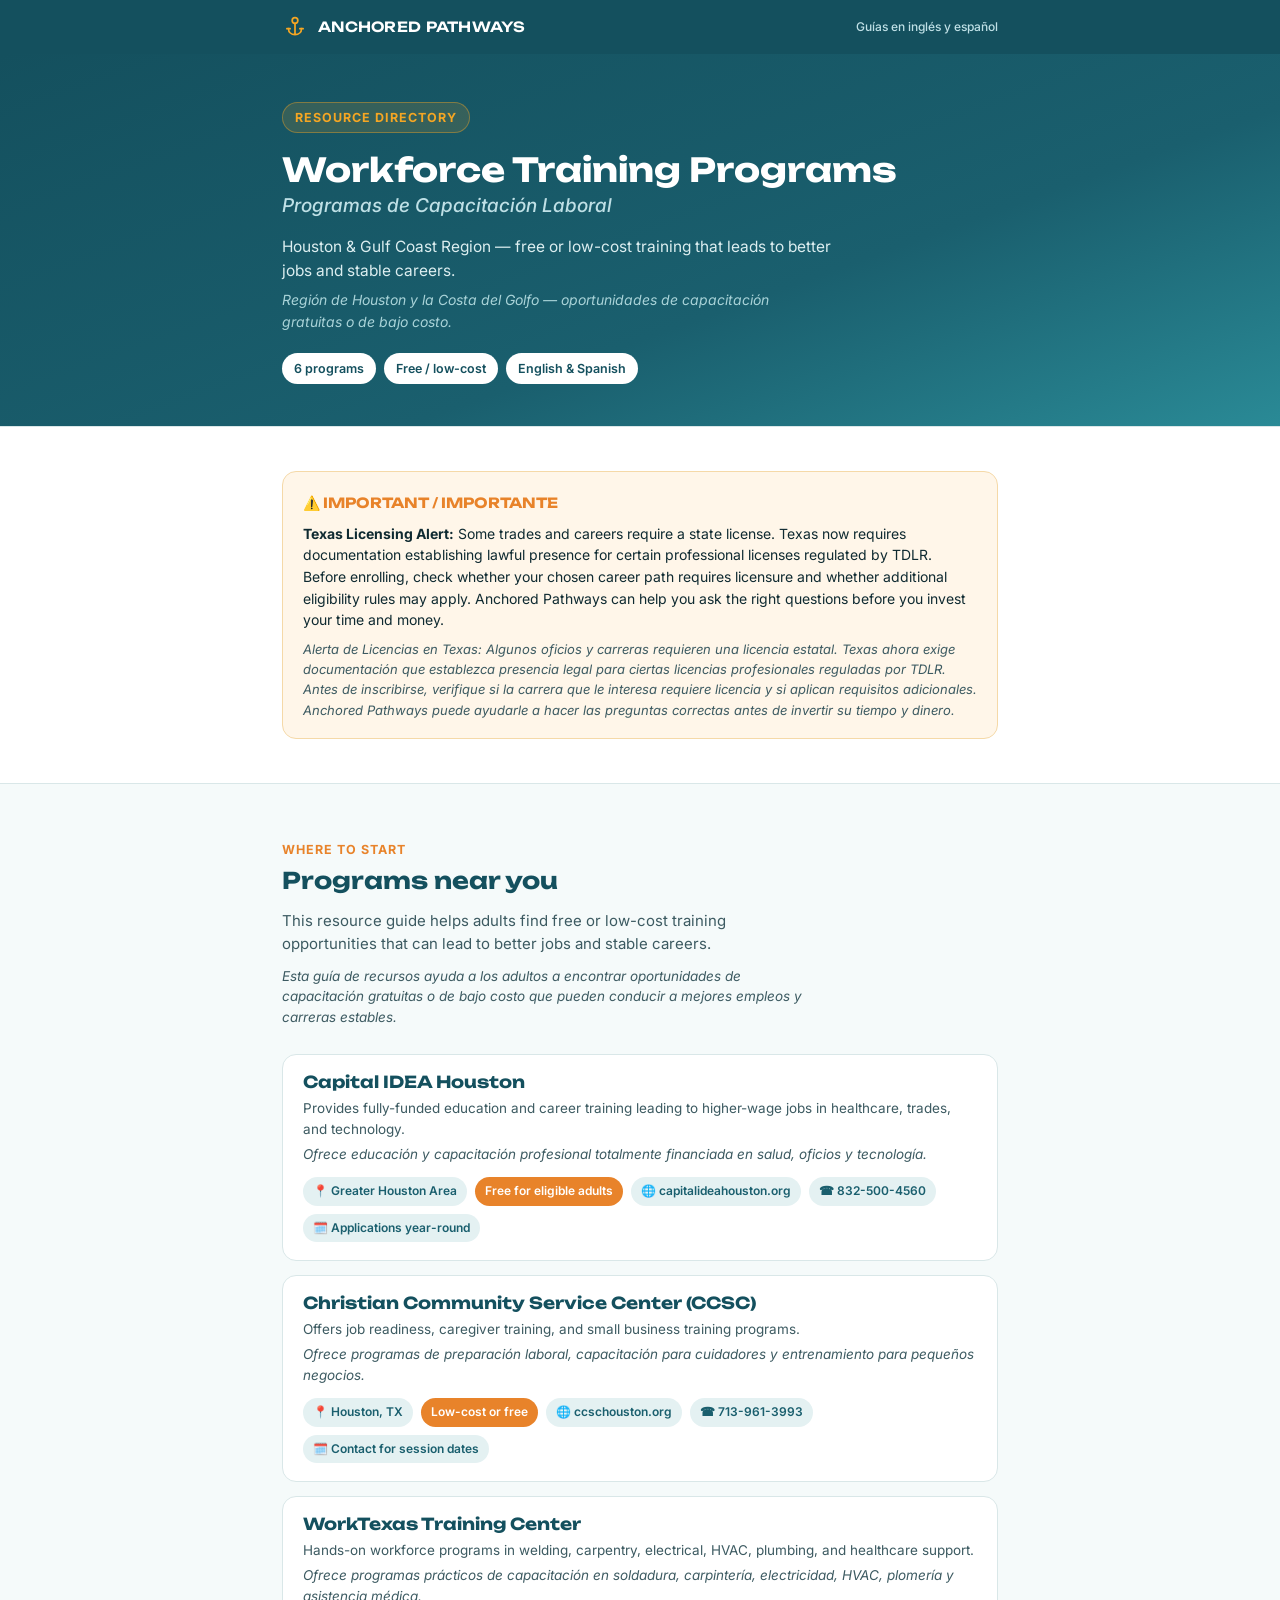
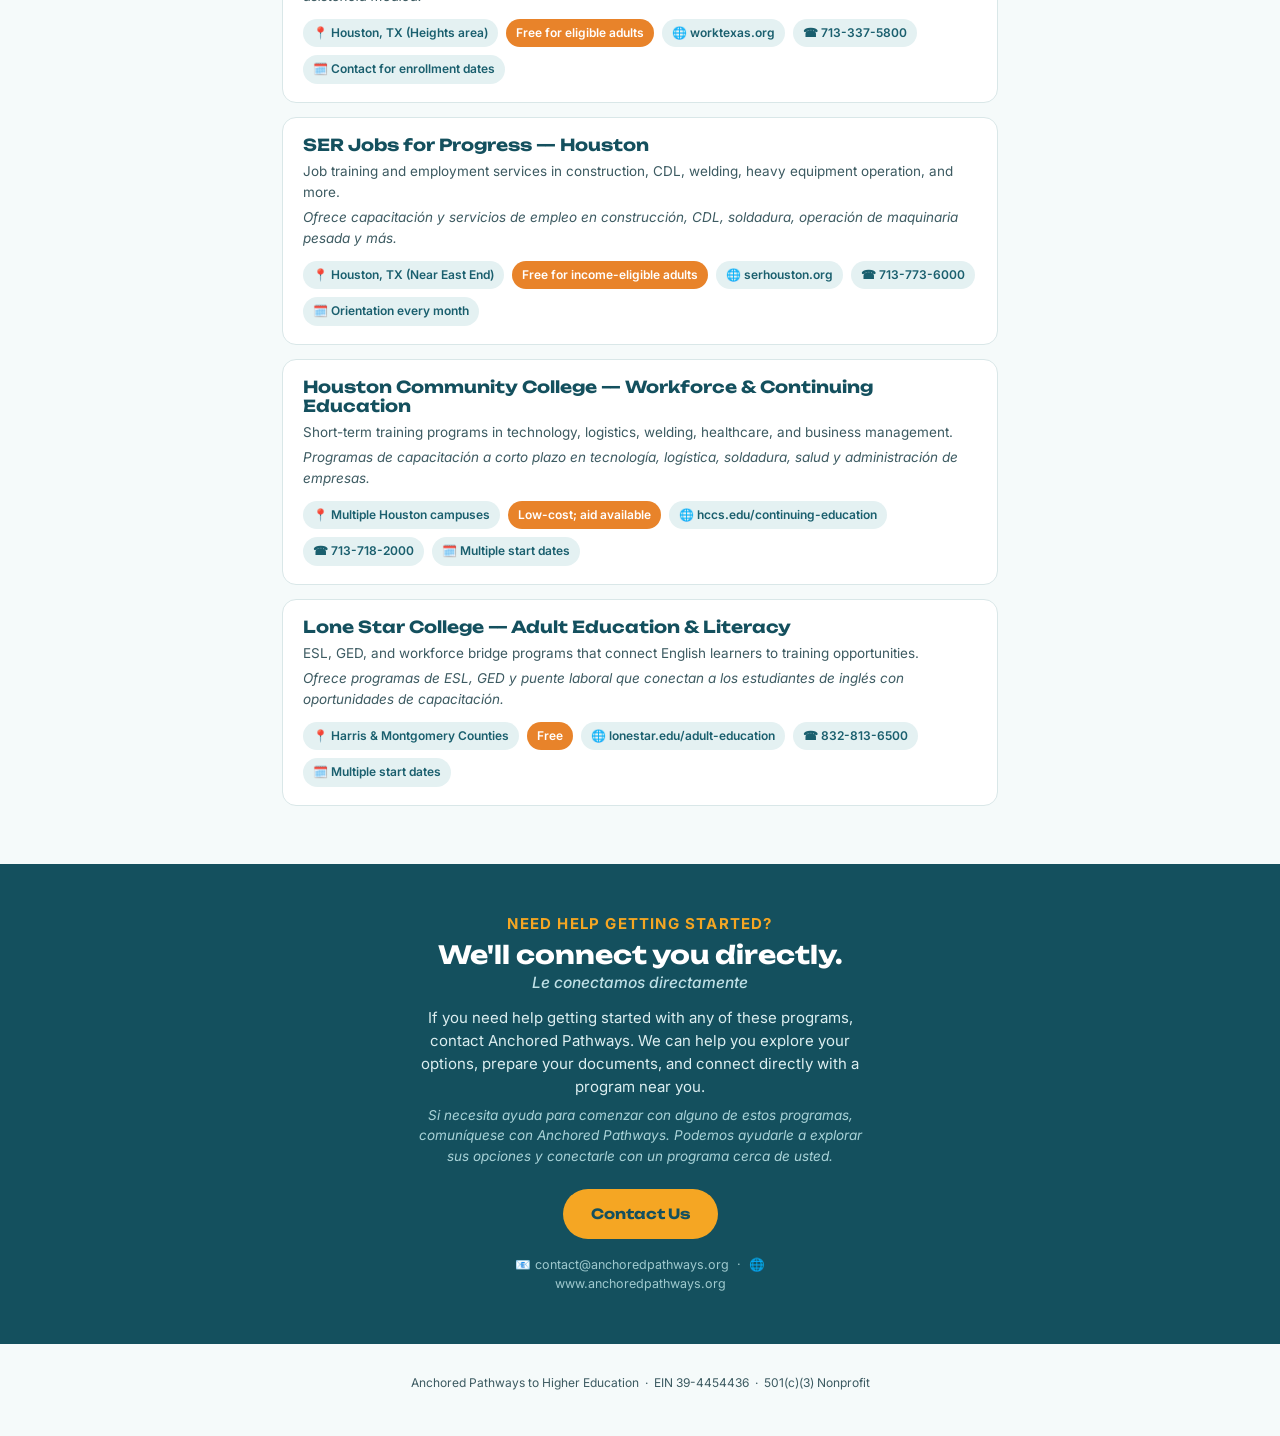
<file: workforce-training-programs.html>
<!DOCTYPE html>
<html lang="en">
<head>
<meta charset="UTF-8">
<meta name="viewport" content="width=device-width, initial-scale=1.0">
<meta name="color-scheme" content="light only">
<meta name="supported-color-schemes" content="light">
<title>Workforce Training Programs — Houston & Gulf Coast | Anchored Pathways</title>
<meta name="description" content="A resource guide to free and low-cost workforce training programs across Houston and the Gulf Coast region.">
<link rel="preconnect" href="https://fonts.googleapis.com">
<link rel="preconnect" href="https://fonts.gstatic.com" crossorigin>
<link href="https://fonts.googleapis.com/css2?family=Unbounded:wght@500;600;700;800&family=Inter:wght@400;500;600;700&display=swap" rel="stylesheet">
<style>
  :root{
    --teal-deep:#1A5F6E; --teal-navy:#14505E; --teal-mid:#2A8A96;
    --gold:#F5A623; --amber:#E8832A; --white:#FFFFFF;
    --ink:#0F2A31; --ink-soft:#3C5A61; --paper:#F5FAFA; --card:#FFFFFF; --line:#D9E7E8;
    --radius:14px;
  }
  *{box-sizing:border-box;}
  html{scroll-behavior:smooth;background:var(--paper);color-scheme:light;}
  body{margin:0;min-height:100dvh;background:var(--paper);color:var(--ink);font-family:'Inter',sans-serif;font-size:16px;line-height:1.55;-webkit-font-smoothing:antialiased;color-scheme:light;}
  h1,h2,h3{font-family:'Unbounded',sans-serif;color:var(--teal-navy);line-height:1.15;margin:0;}
  a{color:var(--teal-deep);}
  .wrap{max-width:760px;margin:0 auto;padding:0 22px;}

  .topbar{background:var(--teal-navy);color:var(--white);padding:14px 0;}
  .topbar .wrap{display:flex;align-items:center;justify-content:space-between;gap:12px;}
  .brand{display:flex;align-items:center;gap:10px;font-family:'Unbounded';font-weight:600;font-size:14px;letter-spacing:.02em;color:var(--white);text-decoration:none;}
  .brand-mark{width:26px;height:26px;flex:none;}
  .topbar .tag{font-size:12px;color:#BFE0E6;font-weight:500;}

  .hero{background:linear-gradient(160deg,var(--teal-navy) 0%,var(--teal-deep) 62%,var(--teal-mid) 100%);color:var(--white);padding:48px 0 42px;}
  .eyebrow{display:inline-block;font-size:12.5px;font-weight:700;letter-spacing:.08em;text-transform:uppercase;color:var(--gold);background:rgba(245,166,35,.14);border:1px solid rgba(245,166,35,.4);padding:5px 12px;border-radius:100px;margin-bottom:18px;}
  .hero h1{font-size:28px;font-weight:700;margin-bottom:6px;color:var(--white);}
  .hero h1.es{font-size:16px;font-weight:500;font-style:italic;color:#BFE0E6;margin-bottom:18px;font-family:'Inter';}
  .hero p.lead{font-size:15.5px;color:#DCEEF0;max-width:58ch;margin:0 0 6px;}
  .hero p.lead.es{font-style:italic;color:#A9D3D8;font-size:14px;margin-bottom:20px;}
  .chip-row{display:flex;flex-wrap:wrap;gap:8px;}
  .chip{font-size:12.5px;font-weight:600;color:var(--teal-navy);background:var(--white);padding:6px 12px;border-radius:100px;}

  section{padding:44px 0;background:var(--paper);}
  section.alt{background:var(--white);border-top:1px solid var(--line);border-bottom:1px solid var(--line);}
  .kicker{font-size:12.5px;font-weight:700;letter-spacing:.08em;text-transform:uppercase;color:var(--amber);margin-bottom:8px;}
  h2{font-size:23px;font-weight:700;margin-bottom:8px;}
  .section-intro{color:var(--ink-soft);font-size:15px;max-width:60ch;margin-bottom:26px;}
  .section-intro.es{font-style:italic;font-size:13.5px;margin-top:-16px;margin-bottom:26px;}

  .alert{background:#FFF6E9;border:1px solid #F5D9A8;border-radius:var(--radius);padding:18px 20px;}
  .alert .a-head{margin-bottom:8px;}
  .alert .a-head span{font-family:'Unbounded';font-weight:700;font-size:14px;color:var(--amber);}
  .alert p{font-size:14px;color:var(--ink);margin:0 0 8px;}
  .alert p.es{font-style:italic;color:var(--ink-soft);font-size:13px;margin:0;}

  .res-card{background:var(--card);border:1px solid var(--line);border-radius:var(--radius);padding:18px 20px;margin-bottom:14px;}
  .res-card h3{font-size:16.5px;margin-bottom:6px;}
  .res-card p.desc{color:var(--ink-soft);font-size:13.5px;margin:0 0 4px;}
  .res-card p.desc.es{font-style:italic;margin:0 0 12px;}
  .res-meta{display:flex;flex-wrap:wrap;gap:8px;margin-top:10px;}
  .meta-chip{font-size:12px;font-weight:600;color:var(--teal-deep);background:#E4F1F2;padding:5px 10px;border-radius:100px;white-space:nowrap;}
  .meta-chip.cost{color:var(--white);background:var(--amber);}
  .meta-chip a{color:inherit;text-decoration:none;}

  .cta{background:var(--teal-navy);color:var(--white);text-align:center;padding:48px 0 44px;}
  .cta .kicker{color:var(--gold);}
  .cta h2{color:var(--white);font-size:25px;margin-bottom:4px;}
  .cta h2.es{font-size:15.5px;font-weight:500;font-style:italic;color:#BFE0E6;font-family:'Inter';margin-bottom:14px;}
  .cta p{color:#DCEEF0;font-size:15px;max-width:52ch;margin:0 auto 6px;}
  .cta p.es{font-style:italic;color:#A9D3D8;font-size:13.5px;margin:0 auto 22px;}
  .btn{display:inline-block;background:var(--gold);color:var(--teal-navy);font-family:'Unbounded';font-weight:700;font-size:14px;padding:14px 28px;border-radius:100px;text-decoration:none;}
  .btn:hover{background:#ffb745;}
  .cta .sub{margin-top:16px;font-size:12.5px;color:#9FC9CE;}

  footer{padding:26px 0 40px;text-align:center;font-size:12px;color:var(--ink-soft);background:var(--paper);}
  footer p{margin:4px 0;}
  @media(min-width:640px){.hero h1{font-size:33px;}.hero h1.es{font-size:19px;}}
</style>
</head>
<body>

<div class="topbar">
  <div class="wrap">
    <a class="brand" href="https://anchoredpathways.org">
      <svg class="brand-mark" viewBox="0 0 24 24" fill="none" xmlns="http://www.w3.org/2000/svg">
        <circle cx="12" cy="6" r="2.6" stroke="#F5A623" stroke-width="1.6"/>
        <path d="M12 8.6V19M12 19C8.5 19 6 16.8 6 13.5M12 19c3.5 0 6-2.2 6-5.5" stroke="#F5A623" stroke-width="1.6" stroke-linecap="round"/>
        <path d="M4.5 13.5H7.5M16.5 13.5H19.5" stroke="#F5A623" stroke-width="1.6" stroke-linecap="round"/>
      </svg>
      ANCHORED PATHWAYS
    </a>
    <span class="tag">Guías en inglés y español</span>
  </div>
</div>

<div class="hero">
  <div class="wrap">
    <span class="eyebrow">Resource Directory</span>
    <h1>Workforce Training Programs</h1>
    <h1 class="es">Programas de Capacitación Laboral</h1>
    <p class="lead">Houston &amp; Gulf Coast Region — free or low-cost training that leads to better jobs and stable careers.</p>
    <p class="lead es">Región de Houston y la Costa del Golfo — oportunidades de capacitación gratuitas o de bajo costo.</p>
    <div class="chip-row">
      <span class="chip">6 programs</span>
      <span class="chip">Free / low-cost</span>
      <span class="chip">English &amp; Spanish</span>
    </div>
  </div>
</div>

<section class="alt">
  <div class="wrap">
    <div class="alert">
      <div class="a-head"><span>⚠️ IMPORTANT / IMPORTANTE</span></div>
      <p><strong>Texas Licensing Alert:</strong> Some trades and careers require a state license. Texas now requires documentation establishing lawful presence for certain professional licenses regulated by TDLR. Before enrolling, check whether your chosen career path requires licensure and whether additional eligibility rules may apply. Anchored Pathways can help you ask the right questions before you invest your time and money.</p>
      <p class="es">Alerta de Licencias en Texas: Algunos oficios y carreras requieren una licencia estatal. Texas ahora exige documentación que establezca presencia legal para ciertas licencias profesionales reguladas por TDLR. Antes de inscribirse, verifique si la carrera que le interesa requiere licencia y si aplican requisitos adicionales. Anchored Pathways puede ayudarle a hacer las preguntas correctas antes de invertir su tiempo y dinero.</p>
    </div>
  </div>
</section>

<section>
  <div class="wrap">
    <p class="kicker">Where to Start</p>
    <h2>Programs near you</h2>
    <p class="section-intro">This resource guide helps adults find free or low-cost training opportunities that can lead to better jobs and stable careers.</p>
    <p class="section-intro es">Esta guía de recursos ayuda a los adultos a encontrar oportunidades de capacitación gratuitas o de bajo costo que pueden conducir a mejores empleos y carreras estables.</p>

    <div class="res-card">
      <h3>Capital IDEA Houston</h3>
      <p class="desc">Provides fully-funded education and career training leading to higher-wage jobs in healthcare, trades, and technology.</p>
      <p class="desc es">Ofrece educación y capacitación profesional totalmente financiada en salud, oficios y tecnología.</p>
      <div class="res-meta">
        <span class="meta-chip">📍 Greater Houston Area</span>
        <span class="meta-chip cost">Free for eligible adults</span>
        <span class="meta-chip"><a href="https://capitalideahouston.org" target="_blank" rel="noopener">🌐 capitalideahouston.org</a></span>
        <span class="meta-chip">☎ 832-500-4560</span>
        <span class="meta-chip">🗓️ Applications year-round</span>
      </div>
    </div>

    <div class="res-card">
      <h3>Christian Community Service Center (CCSC)</h3>
      <p class="desc">Offers job readiness, caregiver training, and small business training programs.</p>
      <p class="desc es">Ofrece programas de preparación laboral, capacitación para cuidadores y entrenamiento para pequeños negocios.</p>
      <div class="res-meta">
        <span class="meta-chip">📍 Houston, TX</span>
        <span class="meta-chip cost">Low-cost or free</span>
        <span class="meta-chip"><a href="https://ccschouston.org" target="_blank" rel="noopener">🌐 ccschouston.org</a></span>
        <span class="meta-chip">☎ 713-961-3993</span>
        <span class="meta-chip">🗓️ Contact for session dates</span>
      </div>
    </div>

    <div class="res-card">
      <h3>WorkTexas Training Center</h3>
      <p class="desc">Hands-on workforce programs in welding, carpentry, electrical, HVAC, plumbing, and healthcare support.</p>
      <p class="desc es">Ofrece programas prácticos de capacitación en soldadura, carpintería, electricidad, HVAC, plomería y asistencia médica.</p>
      <div class="res-meta">
        <span class="meta-chip">📍 Houston, TX (Heights area)</span>
        <span class="meta-chip cost">Free for eligible adults</span>
        <span class="meta-chip"><a href="https://worktexas.org" target="_blank" rel="noopener">🌐 worktexas.org</a></span>
        <span class="meta-chip">☎ 713-337-5800</span>
        <span class="meta-chip">🗓️ Contact for enrollment dates</span>
      </div>
    </div>

    <div class="res-card">
      <h3>SER Jobs for Progress — Houston</h3>
      <p class="desc">Job training and employment services in construction, CDL, welding, heavy equipment operation, and more.</p>
      <p class="desc es">Ofrece capacitación y servicios de empleo en construcción, CDL, soldadura, operación de maquinaria pesada y más.</p>
      <div class="res-meta">
        <span class="meta-chip">📍 Houston, TX (Near East End)</span>
        <span class="meta-chip cost">Free for income-eligible adults</span>
        <span class="meta-chip"><a href="https://serhouston.org" target="_blank" rel="noopener">🌐 serhouston.org</a></span>
        <span class="meta-chip">☎ 713-773-6000</span>
        <span class="meta-chip">🗓️ Orientation every month</span>
      </div>
    </div>

    <div class="res-card">
      <h3>Houston Community College — Workforce &amp; Continuing Education</h3>
      <p class="desc">Short-term training programs in technology, logistics, welding, healthcare, and business management.</p>
      <p class="desc es">Programas de capacitación a corto plazo en tecnología, logística, soldadura, salud y administración de empresas.</p>
      <div class="res-meta">
        <span class="meta-chip">📍 Multiple Houston campuses</span>
        <span class="meta-chip cost">Low-cost; aid available</span>
        <span class="meta-chip"><a href="https://hccs.edu/continuing-education" target="_blank" rel="noopener">🌐 hccs.edu/continuing-education</a></span>
        <span class="meta-chip">☎ 713-718-2000</span>
        <span class="meta-chip">🗓️ Multiple start dates</span>
      </div>
    </div>

    <div class="res-card">
      <h3>Lone Star College — Adult Education &amp; Literacy</h3>
      <p class="desc">ESL, GED, and workforce bridge programs that connect English learners to training opportunities.</p>
      <p class="desc es">Ofrece programas de ESL, GED y puente laboral que conectan a los estudiantes de inglés con oportunidades de capacitación.</p>
      <div class="res-meta">
        <span class="meta-chip">📍 Harris &amp; Montgomery Counties</span>
        <span class="meta-chip cost">Free</span>
        <span class="meta-chip"><a href="https://lonestar.edu/adult-education" target="_blank" rel="noopener">🌐 lonestar.edu/adult-education</a></span>
        <span class="meta-chip">☎ 832-813-6500</span>
        <span class="meta-chip">🗓️ Multiple start dates</span>
      </div>
    </div>
  </div>
</section>

<div class="cta">
  <div class="wrap">
    <p class="kicker">Need Help Getting Started?</p>
    <h2>We'll connect you directly.</h2>
    <h2 class="es">Le conectamos directamente</h2>
    <p>If you need help getting started with any of these programs, contact Anchored Pathways. We can help you explore your options, prepare your documents, and connect directly with a program near you.</p>
    <p class="es">Si necesita ayuda para comenzar con alguno de estos programas, comuníquese con Anchored Pathways. Podemos ayudarle a explorar sus opciones y conectarle con un programa cerca de usted.</p>
    <a class="btn" href="mailto:contact@anchoredpathways.org">Contact Us</a>
    <p class="sub">📧 contact@anchoredpathways.org &nbsp;·&nbsp; 🌐 www.anchoredpathways.org</p>
  </div>
</div>

<footer>
  <div class="wrap">
    <p>Anchored Pathways to Higher Education &nbsp;·&nbsp; EIN 39-4454436 &nbsp;·&nbsp; 501(c)(3) Nonprofit</p>
  </div>
</footer>

</body>
</html>
</file>
<file: college-costs/base.css>
/* Small accessible foundation. Page styling is embedded in index.html. */
*,*::before,*::after{box-sizing:border-box}
html{scroll-behavior:smooth;-webkit-text-size-adjust:100%}
body{margin:0}
button,input,select{font:inherit}
button,a,input,summary{-webkit-tap-highlight-color:transparent}
button{cursor:pointer}
img{max-width:100%;height:auto}
button:disabled{cursor:not-allowed}
:focus-visible{outline:3px solid #b8700c;outline-offset:4px}
[hidden]{display:none!important}
@media(prefers-reduced-motion:reduce){html{scroll-behavior:auto}*,*::before,*::after{animation-duration:.01ms!important;transition-duration:.01ms!important}}
</file>
